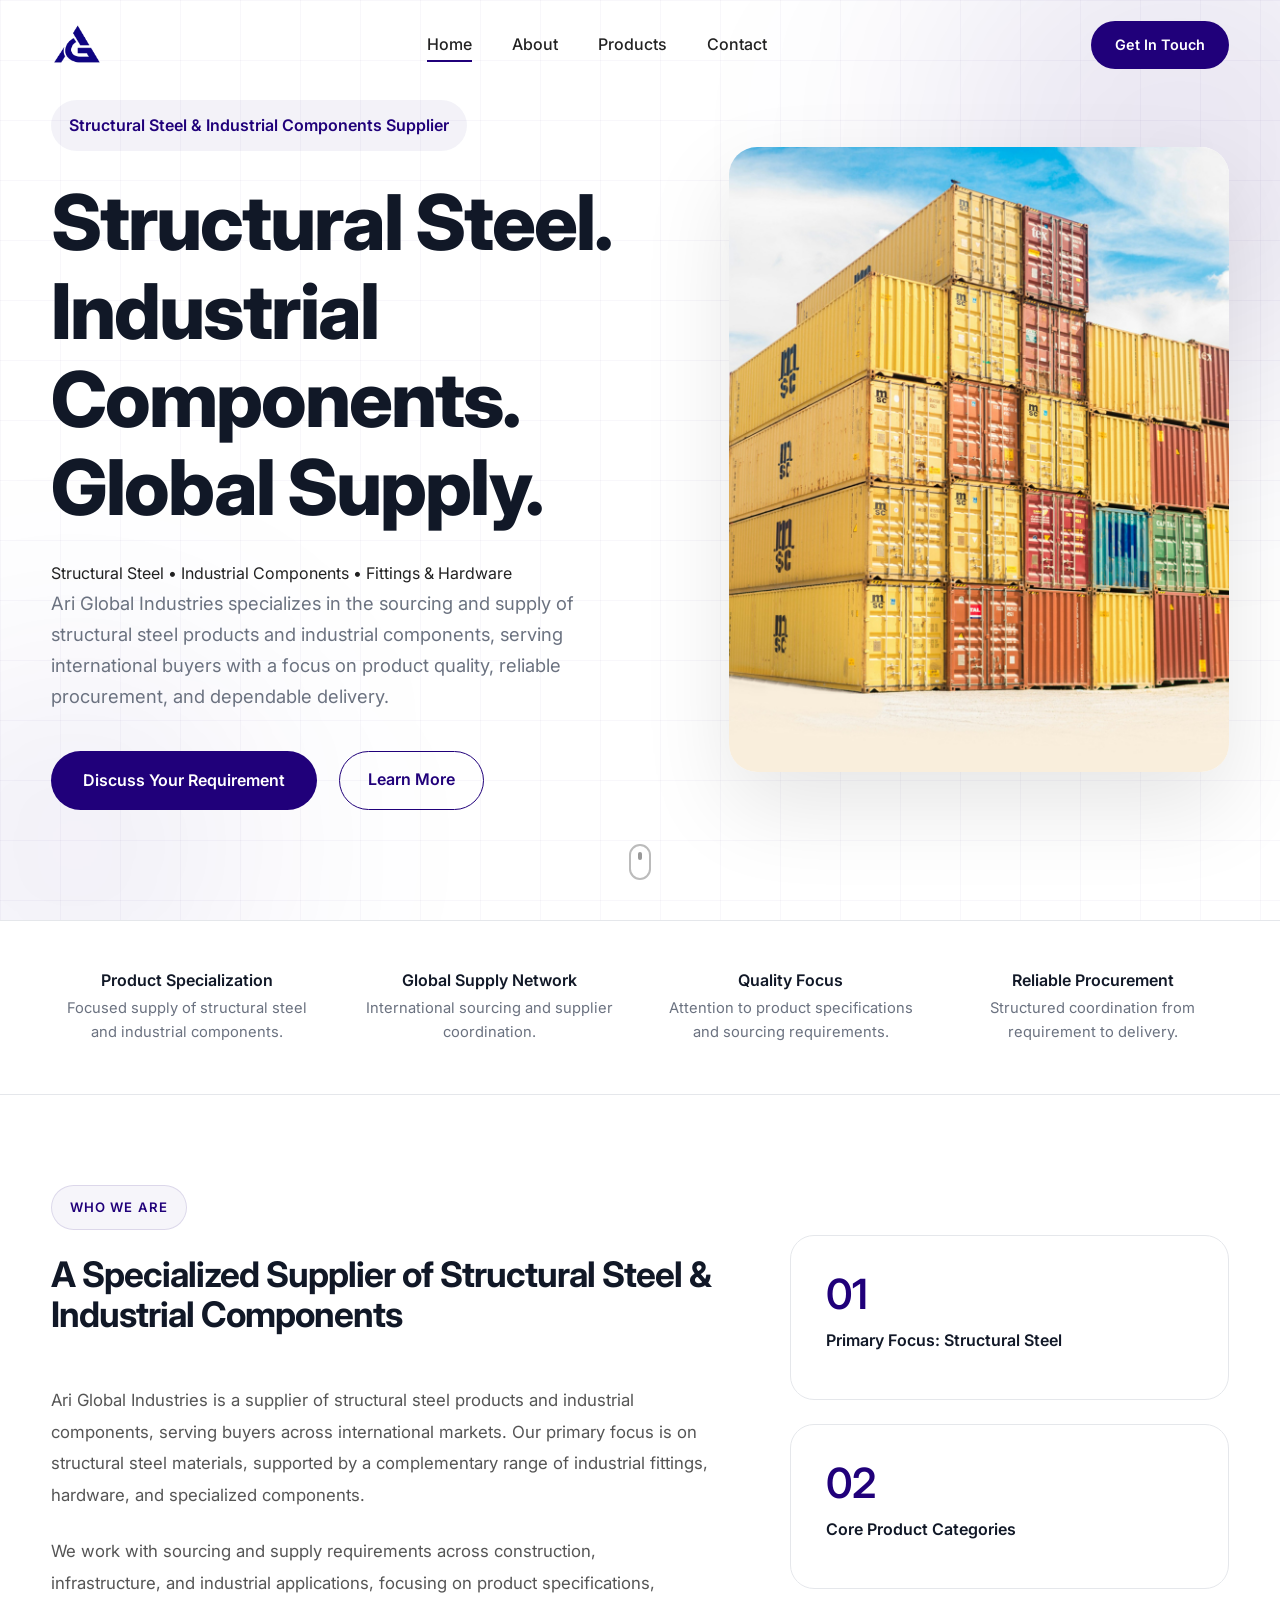
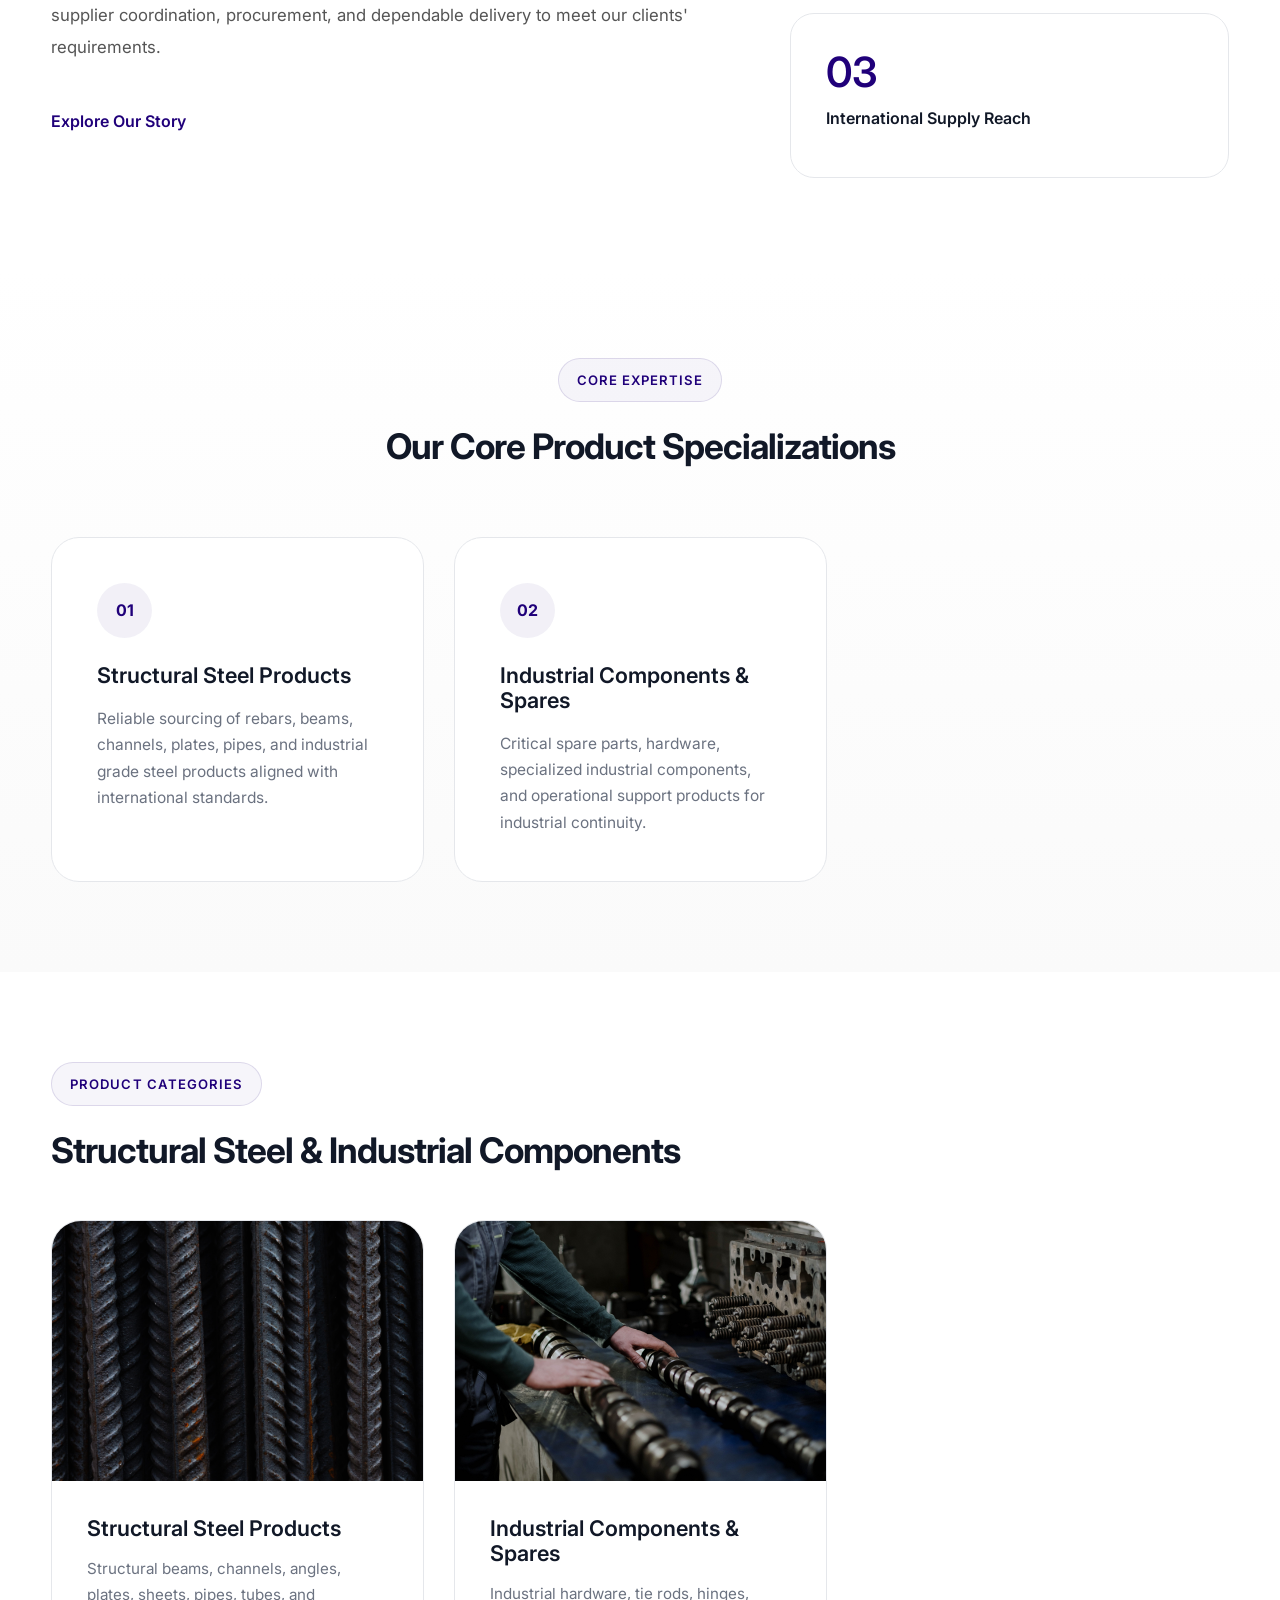
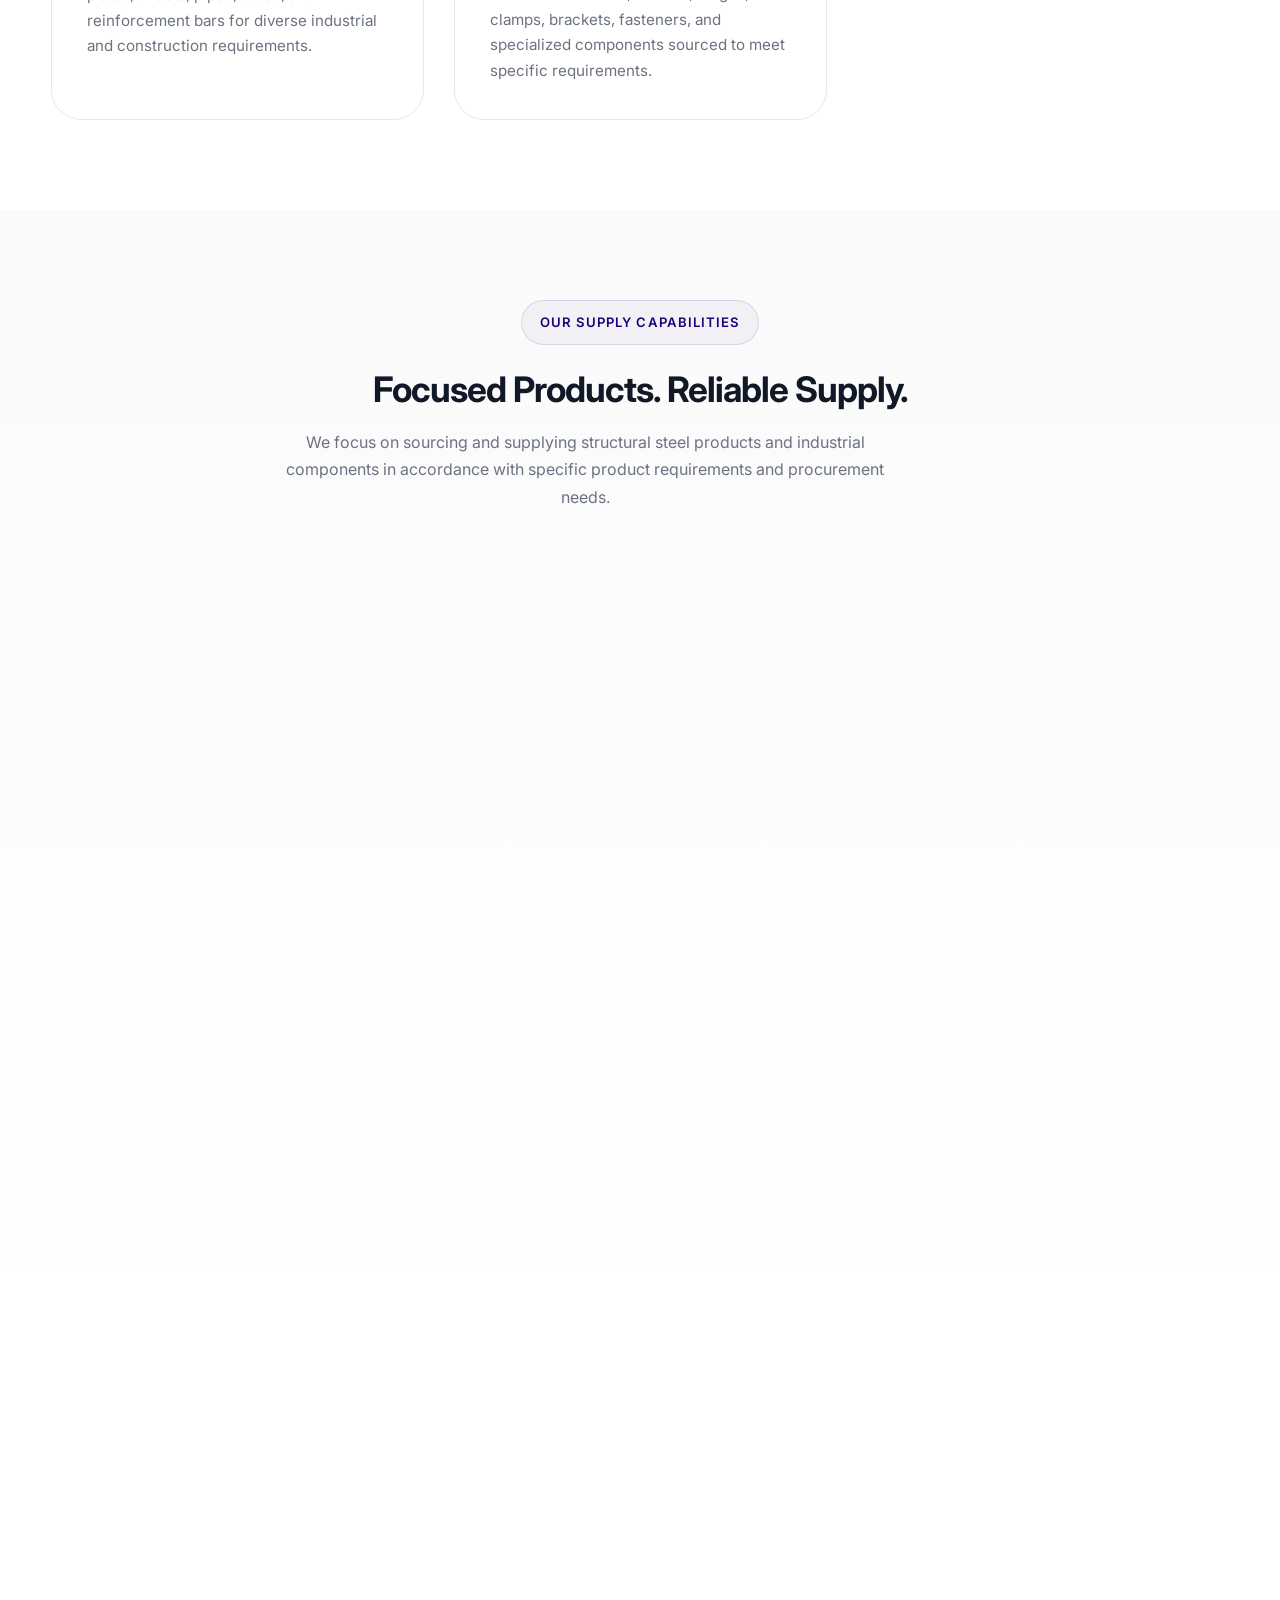
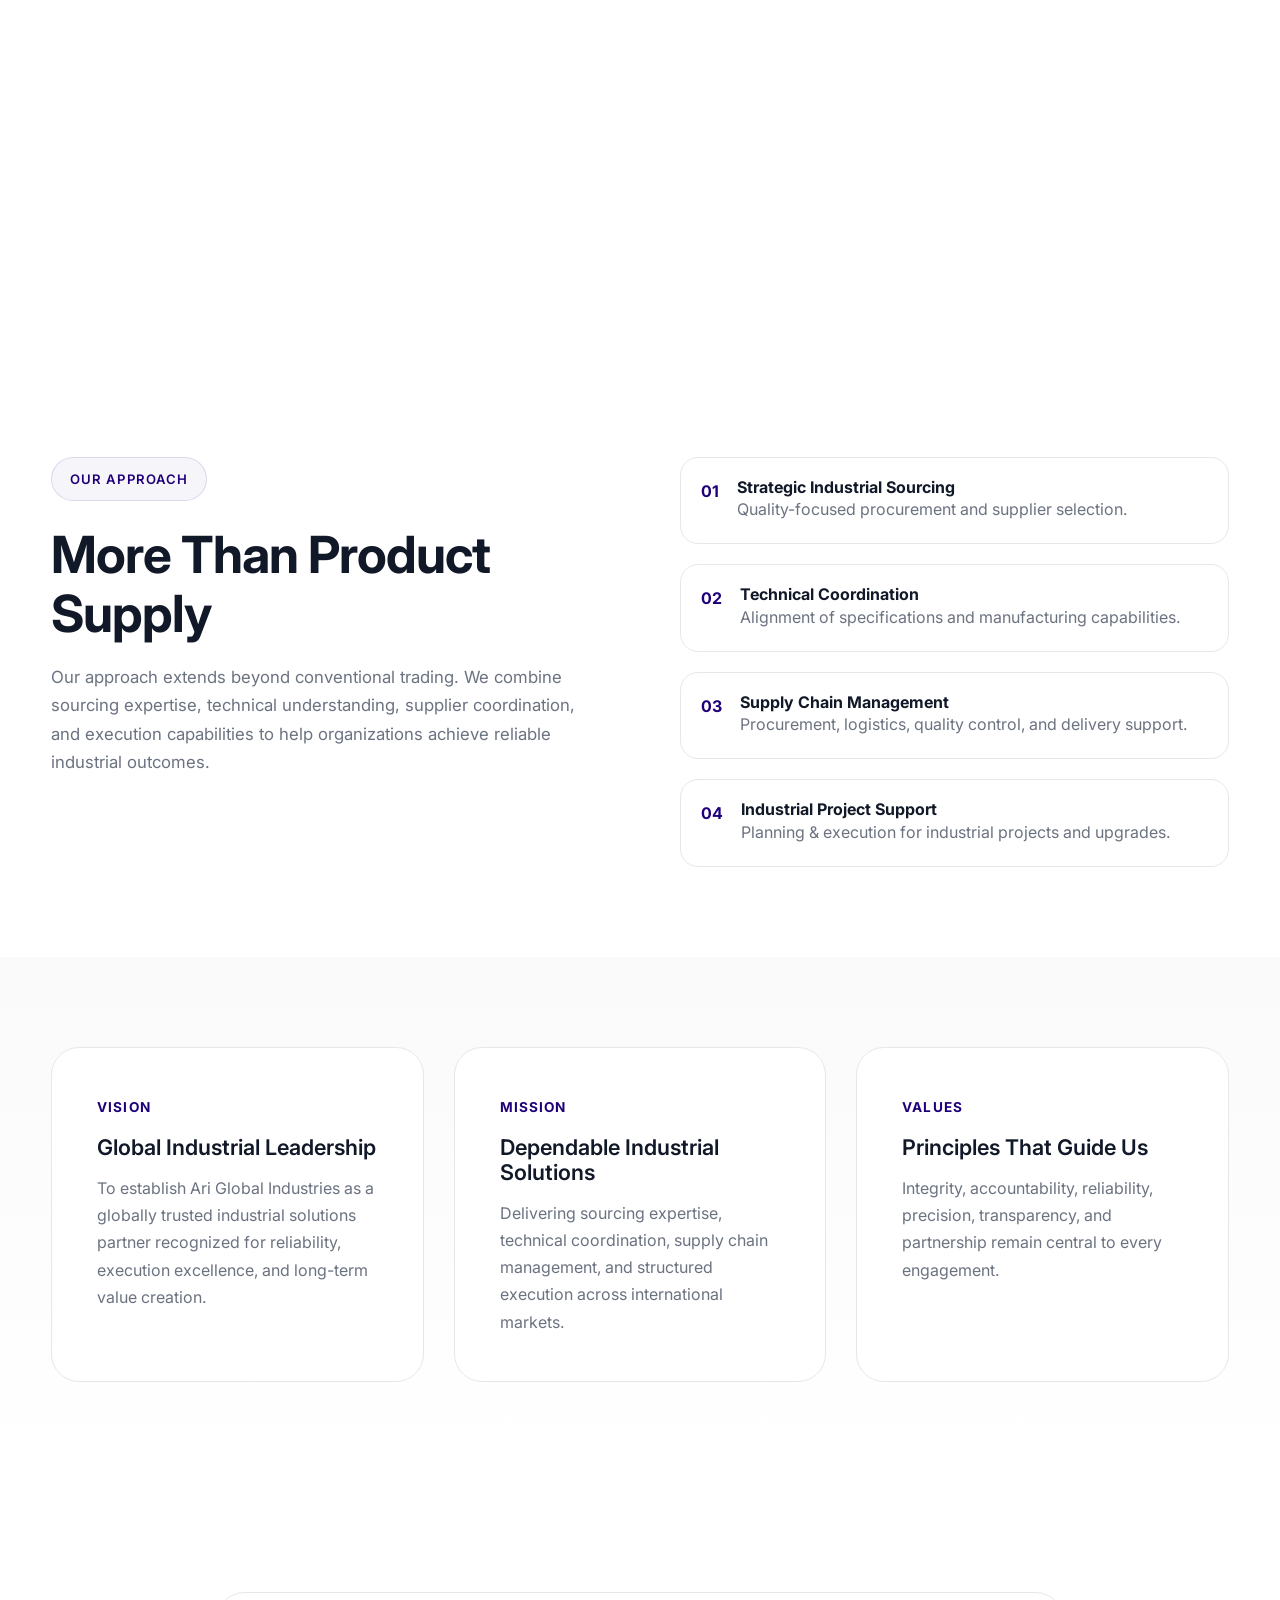
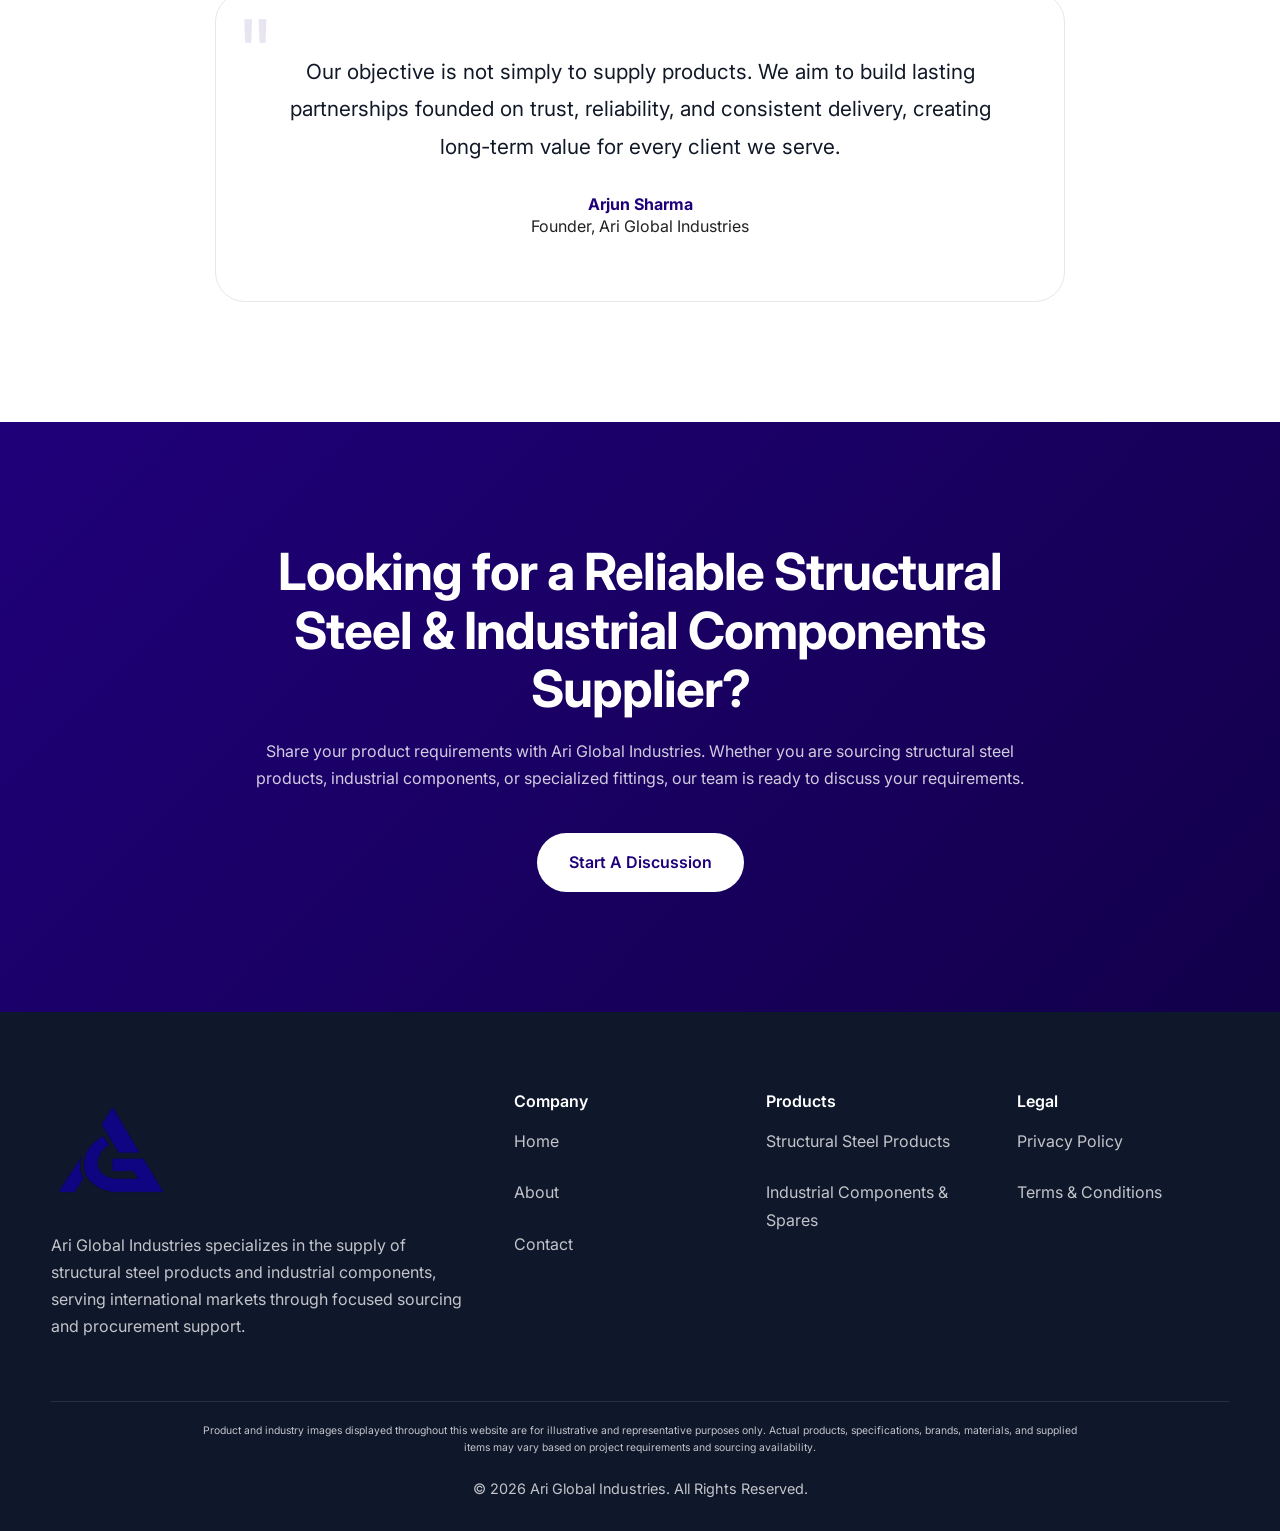
<file: index.html>
<!DOCTYPE html>
<html lang="en">

<head>

    <meta charset="UTF-8">
    <link rel="canonical" href="https://arigindustries.com/">
    <meta name="viewport" content="width=device-width, initial-scale=1.0">

    <title>Ari Global Industries | Structural Steel & Industrial Components Supplier</title>     

    <meta name="description"
        content="Ari Global Industries is a supplier of structural steel products and industrial components, serving international buyers with reliable sourcing, quality-focused procurement, and global supply support.">

    <meta name="keywords"
content="structural steel supplier, structural steel products, steel bars supplier, steel TMT bars supplier, steel beams supplier, steel channels supplier, steel plates supplier, steel pipes supplier, steel angles supplier, industrial components supplier, industrial fittings supplier, industrial hardware supplier, steel exporter India, Ari Global Industries">

    <meta name="author" content="Ari Global Industries">

<meta name="robots"
content="index, follow">

        <!-- Favicons -->

<link rel="icon" href="/favicon.ico" sizes="any">

<link rel="icon"
      type="image/png"
      sizes="32x32"
      href="favicon-32x32.png">

<link rel="icon"
      type="image/png"
      sizes="16x16"
      href="favicon-16x16.png">

<link rel="apple-touch-icon"
      href="apple-touch-icon.png">

<link rel="manifest"
      href="site.webmanifest">

<script type="application/ld+json">
{
  "@context":"https://schema.org",
  "@type":"Organization",
  "name":"Ari Global Industries",
  "url":"https://arigindustries.com/",
  "logo":"https://arigindustries.com/images/logo.png"
  "description": "Supplier of structural steel products and industrial components for international markets.",
  "knowsAbout": [
    "Structural Steel Products",
    "Industrial Components",
    "Industrial Fittings",
    "Steel Sourcing",
    "Industrial Hardware"
    ]
}
</script> 
    
    <link rel="stylesheet" href="style.css">

    <link rel="preconnect" href="https://fonts.googleapis.com">
    <link rel="preconnect" href="https://fonts.gstatic.com" crossorigin>

    <link href="https://fonts.googleapis.com/css2?family=Inter:wght@300;400;500;600;700;800&display=swap"
        rel="stylesheet">

</head>

<body>

    <!-- ===================================== -->
    <!-- PRELOADER -->
    <!-- ===================================== -->

    <div class="preloader">

    <div class="loader-logo">

        <img src="images/logo.png" alt="Ari Global Industries Logo">

    </div>

    </div>

    <!-- ===================================== -->
    <!-- HEADER -->
    <!-- ===================================== -->

    <header class="header">

        <div class="container">

            <nav class="navbar">

                <a href="index.html" class="logo">

                    <img src="images/logo.png" alt="Ari Global Industries Logo">

                </a>

                <ul class="nav-links">

                    <li>
                        <a href="index.html" class="active">Home</a>
                    </li>

                    <li>
                        <a href="about.html">About</a>
                    </li>

                    <li class="dropdown">

                        <a href="#">
                            Products
                        </a>

                        <div class="dropdown-menu">

                            <a href="steel-products.html">
                                Structural Steel Products
                            </a>

                            <a href="industrial-components.html">
                                Industrial Components & Spares
                            </a>

                        </div>

                    </li>

                    <li>
                        <a href="contact.html">Contact</a>
                    </li>

                </ul>

                <div class="nav-right">

                    <a href="contact.html" class="nav-btn">
                        Get In Touch
                    </a>

                    <button class="menu-toggle">

                        <span></span>
                        <span></span>
                        <span></span>

                    </button>

                </div>

            </nav>

        </div>

    </header>

    <!-- ===================================== -->
    <!-- MOBILE MENU -->
    <!-- ===================================== -->

    <div class="mobile-menu">

        <a href="index.html">Home</a>

        <a href="about.html">About</a>

        <div class="mobile-dropdown">

            <button class="mobile-dropdown-btn">
                Products
            </button>

            <div class="mobile-dropdown-content">

                <a href="steel-products.html">
                    Structural Steel Products
                </a>

                <a href="industrial-components.html">
                    Industrial Components & Spares
                </a>

            </div>

        </div>

        <a href="contact.html">
            Contact
        </a>

    </div>

    <!-- ===================================== -->
    <!-- HERO -->
    <!-- ===================================== -->

    <section class="hero">

        <div class="hero-background">

            <div class="hero-grid"></div>

            <div class="hero-glow hero-glow-1"></div>
            <div class="hero-glow hero-glow-2"></div>

        </div>

       <div class="container">

    <div class="hero-layout">

        <!-- LEFT SIDE -->

        <div class="hero-content">

            <div class="hero-tag">

                Structural Steel & Industrial Components Supplier

            </div>

            <h1>

                Structural Steel.
                Industrial Components.
                Global Supply.

            </h1>

            <div class="hero-services">

                Structural Steel • Industrial Components • Fittings & Hardware

            </div>

            <p>

                Ari Global Industries specializes in the sourcing and supply
                of structural steel products and industrial components,
                serving international buyers with a focus on product quality,
                reliable procurement, and dependable delivery.

            </p>

            <div class="hero-buttons">

                <a href="contact.html"
                   class="btn-primary">

                    Discuss Your Requirement

                </a>

                <a href="about.html"
                   class="btn-secondary">

                    Learn More

                </a>

            </div>

        </div>

        <!-- RIGHT SIDE -->

        <div class="hero-showcase">

            <img src="images/hero-1.jpg"
                 class="hero-slide active"
                 alt="Industrial Facility">

            <img src="images/hero-2.jpg"
                 class="hero-slide"
                 alt="Steel TMT Bars/Rebars">

            <img src="images/hero-4.jpg"
                 class="hero-slide"
                 alt="Industrial Facility">

            <img src="images/hero-5.jpg"
                 class="hero-slide"
                 alt="Industrial Logistics">

            <img src="images/hero-6.jpg"
                 class="hero-slide"
                 alt="steel beams">     

        </div>

    </div>

</div>

        </div>

        <div class="scroll-indicator">

            <span></span>

        </div>

    </section>

    <!-- ===================================== -->
    <!-- TRUST BAR -->
    <!-- ===================================== -->

    <section class="trust-bar">

        <div class="container">

            <div class="trust-grid">

                <div class="trust-item">

    <h3>Product Specialization</h3>

    <p>Focused supply of structural steel and industrial components.</p>

</div>

<div class="trust-item">

    <h3>Global Supply Network</h3>

    <p>International sourcing and supplier coordination.</p>

</div>

<div class="trust-item">

    <h3>Quality Focus</h3>

    <p>Attention to product specifications and sourcing requirements.</p>

</div>

<div class="trust-item">

    <h3>Reliable Procurement</h3>

    <p>Structured coordination from requirement to delivery.</p>

</div>

            </div>

        </div>

    </section>

    <!-- ===================================== -->
    <!-- COMPANY INTRO -->
    <!-- ===================================== -->

    <section class="company-intro section-padding">

        <div class="container">

            <div class="section-heading">

                <span class="section-tag">

                    Who We Are

                </span>

                <h2>

                    A Specialized Supplier of
                    Structural Steel & Industrial Components

                </h2>

            </div>

            <div class="intro-grid">

                <div class="intro-content">

                    <p>

                        Ari Global Industries is a supplier of structural steel products
                        and industrial components, serving buyers across international
                        markets. Our primary focus is on structural steel materials,
                        supported by a complementary range of industrial fittings,
                        hardware, and specialized components.

                    </p>

                    <p>

                        We work with sourcing and supply requirements across construction,
                        infrastructure, and industrial applications, focusing on product
                        specifications, supplier coordination, procurement, and dependable
                        delivery to meet our clients' requirements.

                    </p>

                    <a href="about.html" class="text-link">

                        Explore Our Story

                    </a>

                </div>

                <div class="intro-stats">

   <div class="stat-card">

        <h3>01</h3>
        <span>Primary Focus: Structural Steel</span>

    </div>

    <div class="stat-card">

        <h3>02</h3>
        <span>Core Product Categories</span>

    </div>

    <div class="stat-card">

        <h3>03</h3>
        <span>International Supply Reach</span>

    </div>

</div>

            </div>

        </div>

    </section>

    <!-- ===================================== -->
    <!-- CORE EXPERTISE -->
    <!-- ===================================== -->

    <section class="expertise section-padding">

        <div class="container">

            <div class="section-heading center">

                <span class="section-tag">

                    Core Expertise

                </span>

                <h2>

                     Our Core Product Specializations

                </h2>

            </div>

            <div class="expertise-grid">

                <div class="expertise-card">

                    <div class="card-number">

                        01

                    </div>

                    <h3>

                        Structural Steel Products 

                    </h3>

                    <p>

                        Reliable sourcing of rebars, beams,
                        channels, plates, pipes, and industrial
                        grade steel products aligned with
                        international standards.

                    </p>

                </div>

                <div class="expertise-card">

                    <div class="card-number">

                        02

                    </div>

                    <h3>

                        Industrial Components
                        & Spares

                    </h3>

                    <p>

                        Critical spare parts, hardware,
                        specialized industrial components,
                        and operational support products
                        for industrial continuity.

                    </p>

                </div>

            </div>

        </div>

    </section>

    <!-- ===================================== -->
    <!-- PRODUCT CATEGORIES -->
    <!-- ===================================== -->

    <section class="products-preview section-padding">

        <div class="container">

            <div class="section-heading">

                <span class="section-tag">

                    Product Categories

                </span>

                <h2>

                    Structural Steel & Industrial Components

                </h2>

            </div>

            <div class="product-grid">

                <a href="steel-products.html" class="product-card">

                    <div class="product-image">

                        <img src="images/steel.jpg"
                            alt="Structural Steel Products Supplier">

                    </div>

                    <div class="product-content">

                        <h3>

                            Structural Steel Products

                        </h3>

                        <p>

                            Structural beams, channels, angles, plates,
    sheets, pipes, tubes, and reinforcement bars
    for diverse industrial and construction requirements.

                        </p>

                    </div>

                </a>

                <a href="industrial-components.html" class="product-card">

                    <div class="product-image">

                        <img src="images/components.jpg"
                            alt="Industrial Components">

                    </div>

                    <div class="product-content">

                        <h3>

                            Industrial Components
                            & Spares

                        </h3>

                        <p>

                            Industrial hardware, tie rods, hinges, clamps,
    brackets, fasteners, and specialized components
    sourced to meet specific requirements.

                        </p>

                    </div>

                </a>

            </div>

        </div>

    </section>

    <!-- ===================================== -->
<!-- SUPPLY CAPABILITIES -->
<!-- ===================================== -->

<section class="special-projects section-padding">

    <div class="container">

        <div class="section-heading center">

            <span class="section-tag">
                Our Supply Capabilities
            </span>

            <h2>
                Focused Products.
                Reliable Supply.
            </h2>

            <p>
                We focus on sourcing and supplying structural steel
                products and industrial components in accordance
                with specific product requirements and procurement needs.
            </p>

        </div>

        <div class="projects-grid">

            <div class="project-card">

                <div class="project-icon">
                    01
                </div>

                <h3>
                    Structural Steel Supply
                </h3>

                <p>
                    Sourcing and supply of structural steel sections,
                    plates, pipes, tubes, and reinforcement products
                    for construction and industrial applications.
                </p>

            </div>

            <div class="project-card">

                <div class="project-icon">
                    02
                </div>

                <h3>
                    Industrial Components
                </h3>

                <p>
                    Supply of industrial hardware, fittings,
                    fasteners, and specialized components
                    based on buyer requirements.
                </p>

            </div>

            <div class="project-card">

                <div class="project-icon">
                    03
                </div>

                <h3>
                    Product Sourcing
                </h3>

                <p>
                    Supplier identification and procurement
                    coordination based on required product
                    specifications and availability.
                </p>

            </div>

            <div class="project-card">

                <div class="project-icon">
                    04
                </div>

                <h3>
                    Supply Coordination
                </h3>

                <p>
                    Coordinated procurement, order processing,
                    documentation, and delivery arrangements
                    according to agreed requirements.
                </p>

            </div>

        </div>

    </div>

</section>

    <!-- ===================================== -->
    <!-- WHY CHOOSE US -->
    <!-- ===================================== -->

    <section class="why-us section-padding">

        <div class="container">

            <div class="section-heading">

                <span class="section-tag">
                    Why Clients Choose Us
                </span>

                <h2>
                    Built Around Reliability,
                    Execution & Long-Term Value
                </h2>

            </div>

            <div class="why-grid">

                <div class="why-card">

                    <h3>
                        Global Market Reach
                    </h3>

                    <p>
                        Experience navigating international sourcing,
                        trade requirements, supplier engagement,
                        and cross-border procurement operations.
                    </p>

                </div>

                <div class="why-card">

                    <h3>
                        Manufacturing Network
                    </h3>

                    <p>
                        Access to trusted manufacturers and industrial partners
                        across multiple sectors, ensuring dependable sourcing.
                    </p>

                </div>

                <div class="why-card">

                    <h3>
                        End-To-End Coordination
                    </h3>

                    <p>
                        Structured management of procurement,
                        quality oversight, logistics,
                        documentation, and delivery.
                    </p>

                </div>

                <div class="why-card">

                    <h3>
                        Execution Focused
                    </h3>

                    <p>
                        We focus on outcomes, ensuring projects move
                        efficiently from requirement identification
                        to successful completion.
                    </p>

                </div>

            </div>

        </div>

    </section>

    <!-- ===================================== -->
    <!-- INDUSTRIAL SOLUTIONS -->
    <!-- ===================================== -->

    <section class="solutions section-padding">

        <div class="container">

            <div class="solutions-wrapper">

                <div class="solutions-content">

                    <span class="section-tag">
                        Our Approach
                    </span>

                    <h2>
                        More Than Product Supply
                    </h2>

                    <p>

                        Our approach extends beyond conventional trading.
                        We combine sourcing expertise, technical understanding,
                        supplier coordination, and execution capabilities to help
                        organizations achieve reliable industrial outcomes.

                    </p>

                </div>

                <div class="solutions-list">

                    <div class="solution-item">

                        <span>01</span>

                        <div>

                            <h4>
                                Strategic Industrial Sourcing
                            </h4>

                            <p>
                                Quality-focused procurement and supplier selection.
                            </p>

                        </div>

                    </div>

                    <div class="solution-item">

                        <span>02</span>

                        <div>

                            <h4>
                                Technical Coordination
                            </h4>

                            <p>
                                Alignment of specifications and manufacturing capabilities.
                            </p>

                        </div>

                    </div>

                    <div class="solution-item">

                        <span>03</span>

                        <div>

                            <h4>
                                Supply Chain Management
                            </h4>

                            <p>
                                Procurement, logistics, quality control, and delivery support.
                            </p>

                        </div>

                    </div>

                    <div class="solution-item">

                        <span>04</span>

                        <div>

                            <h4>
                                Industrial Project Support
                            </h4>

                            <p>
                                 Planning & execution for industrial projects and upgrades.
                            </p>

                        </div>

                    </div>

                </div>

            </div>

        </div>

    </section>

    <!-- ===================================== -->
    <!-- VISION MISSION VALUES -->
    <!-- ===================================== -->

    <section class="vision-section section-padding">

        <div class="container">

            <div class="vmv-grid">

                <div class="vmv-card">

                    <span>Vision</span>

                    <h3>
                        Global Industrial Leadership
                    </h3>

                    <p>

                        To establish Ari Global Industries as a globally trusted
                        industrial solutions partner recognized for reliability,
                        execution excellence, and long-term value creation.

                    </p>

                </div>

                <div class="vmv-card">

                    <span>Mission</span>

                    <h3>
                        Dependable Industrial Solutions
                    </h3>

                    <p>

                        Delivering sourcing expertise, technical coordination,
                        supply chain management, and structured execution
                        across international markets.

                    </p>

                </div>

                <div class="vmv-card">

                    <span>Values</span>

                    <h3>
                        Principles That Guide Us
                    </h3>

                    <p>

                        Integrity, accountability, reliability,
                        precision, transparency, and partnership
                        remain central to every engagement.

                    </p>

                </div>

            </div>

        </div>

    </section>

    <!-- ===================================== -->
    <!-- FOUNDER MESSAGE -->
    <!-- ===================================== -->

    <section class="founder-message">

        <div class="container">

            <div class="quote-box">

                <div class="quote-mark">
                    "
                </div>

                <blockquote>

                    Our objective is not simply to supply products.
                    We aim to build lasting partnerships founded on trust,
                    reliability, and consistent delivery, creating long-term
                    value for every client we serve.

                </blockquote>

                <div class="quote-author">

                    <h4>
                        Arjun Sharma
                    </h4>

                    <span>
                        Founder, Ari Global Industries
                    </span>

                </div>

            </div>

        </div>

    </section>

    <!-- ===================================== -->
    <!-- CTA -->
    <!-- ===================================== -->

    <section class="cta-section">

        <div class="container">

            <div class="cta-box">

                <h2>

                    Looking for a Reliable
    Structural Steel & Industrial Components Supplier?

                </h2>

                <p>

                    Share your product requirements with Ari Global Industries.
    Whether you are sourcing structural steel products,
    industrial components, or specialized fittings,
    our team is ready to discuss your requirements.

                </p>

                <a href="contact.html" class="btn-primary">

                    Start A Discussion

                </a>

            </div>

        </div>

    </section>

    <!-- ===================================== -->
    <!-- FOOTER -->
    <!-- ===================================== -->

    <footer class="footer">

        <div class="container">

            <div class="footer-grid">

                <div class="footer-column">

                    <img src="images/logo.png"
                        alt="Ari Global Industries"
                        class="footer-logo">

                    <p>

                         Ari Global Industries specializes in the supply
    of structural steel products and industrial
    components, serving international markets
    through focused sourcing and procurement support.

                    </p>
                
                </div>

                <div class="footer-column">

                    <h4>
                        Company
                    </h4>

                    <ul>

                        <li>
                            <a href="index.html">Home</a>
                        </li>

                        <li>
                            <a href="about.html">About</a>
                        </li>

                        <li>
                            <a href="contact.html">Contact</a>
                        </li>

                    </ul>

                </div>

                <div class="footer-column">

                    <h4>
                        Products
                    </h4>

                    <ul>

                        <li>
                            <a href="steel-products.html">
                                Structural Steel Products
                            </a>
                        </li>

                        <li>
                            <a href="industrial-components.html">
                                Industrial Components & Spares
                            </a>
                        </li>

                    </ul>

                </div>

                <div class="footer-column">

                    <h4>
                        Legal
                    </h4>

                    <ul>

                        <li>
                            <a href="privacy-policy.html">
                                Privacy Policy
                            </a>
                        </li>

                        <li>
                            <a href="terms-and-conditions.html">
                                Terms & Conditions
                            </a>
                        </li>

                    </ul>

                </div>

            </div>

            <div class="footer-bottom">

    <p class="footer-disclaimer">

        Product and industry images displayed throughout this website are for illustrative and representative purposes only. Actual products, specifications, brands, materials, and supplied items may vary based on project requirements and sourcing availability.

    </p>

    <p>

        © 2026 Ari Global Industries.
        All Rights Reserved.

    </p>

</div>

        </div>

    </footer>

    <script src="main.js"></script>

</body>

</html>
</file>
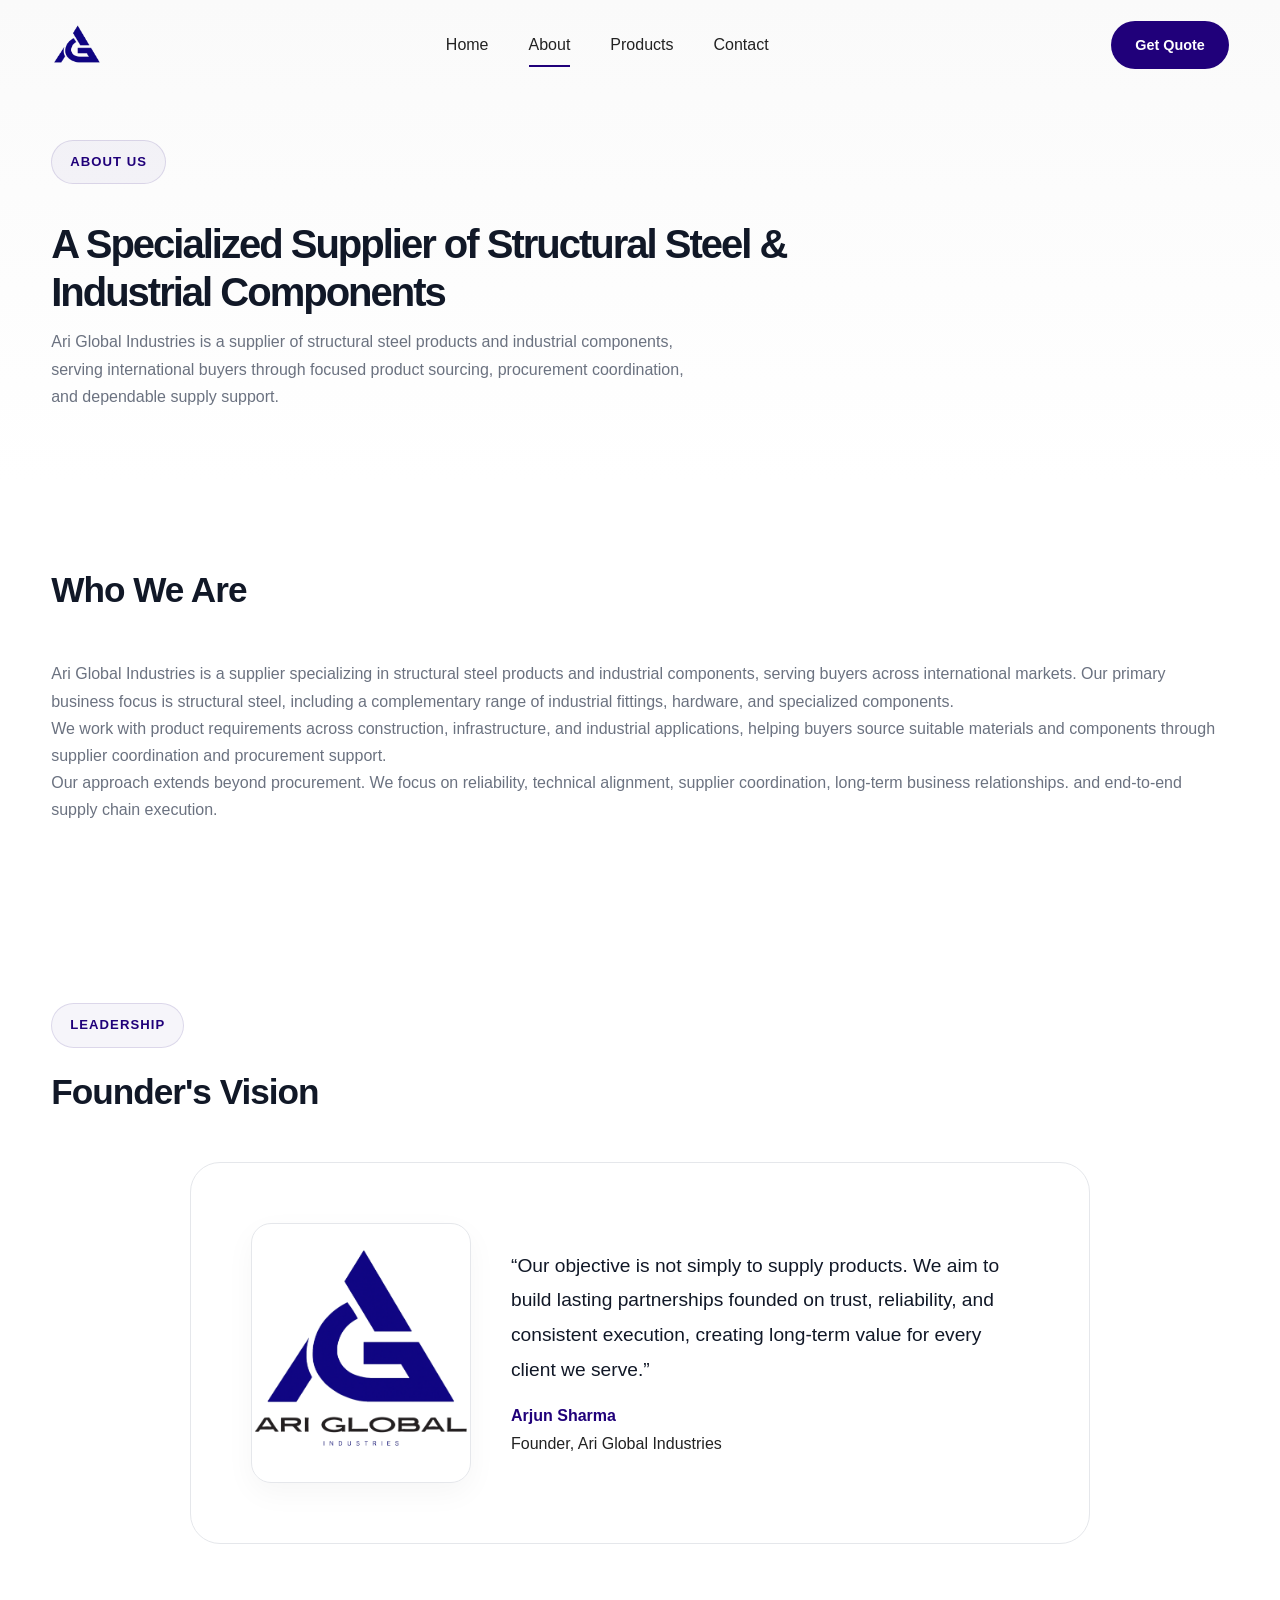
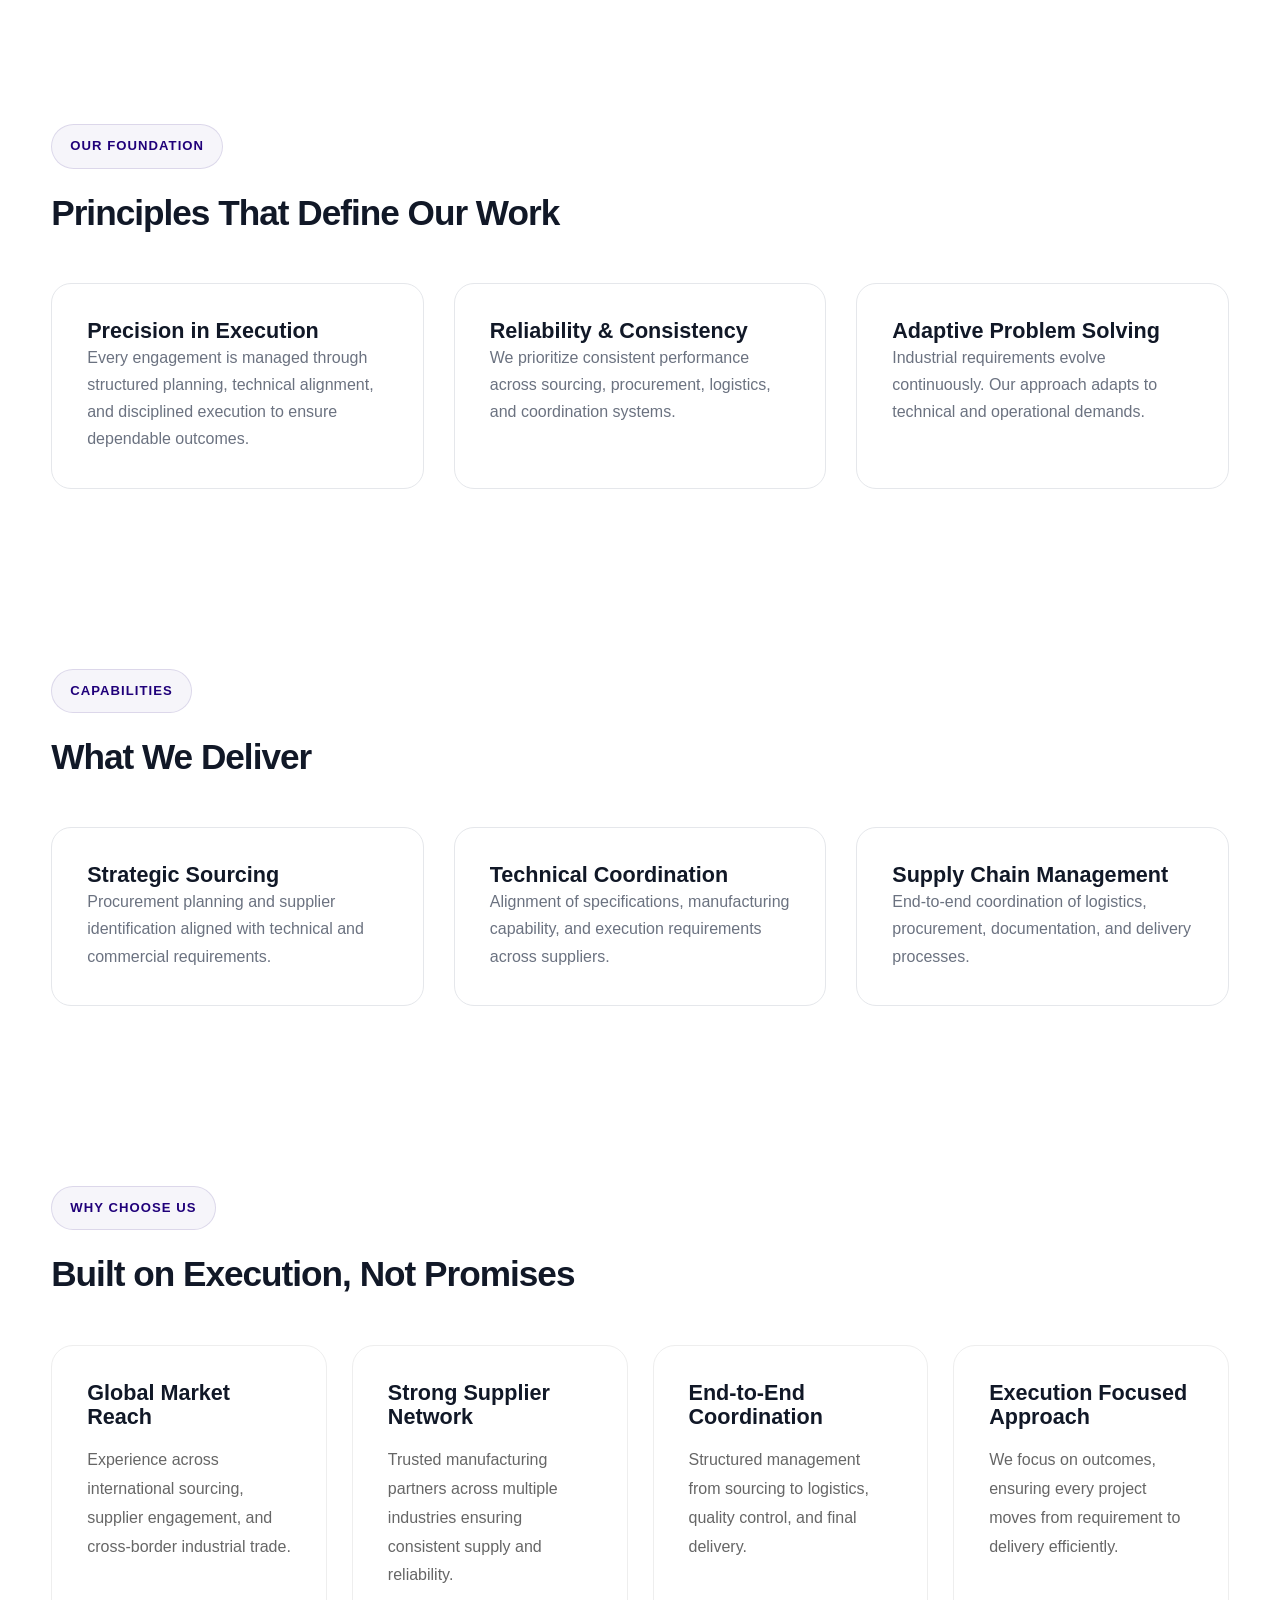
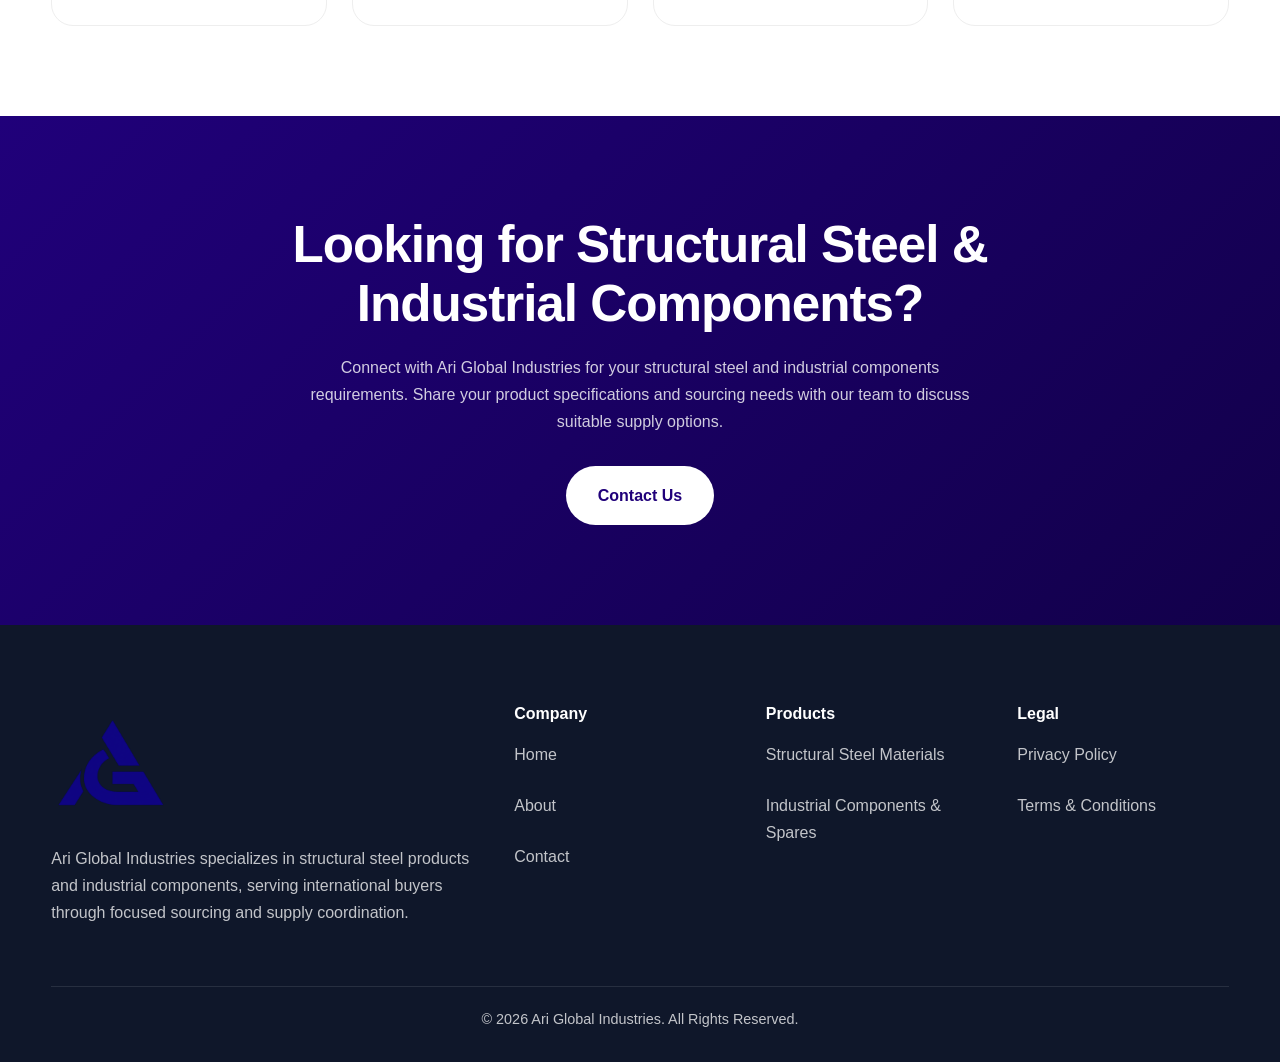
<file: about.html>
<!DOCTYPE html>
<html lang="en">

<head>

    <meta charset="UTF-8">
    <link rel="canonical" href="https://arigindustries.com/about">
    <meta name="viewport" content="width=device-width, initial-scale=1.0">

    <title>
About Ari Global Industries | Structural Steel & Industrial Components Supplier
</title>

    <meta name="description"
content="Learn about Ari Global Industries, a supplier specializing in structural steel products and industrial components, serving international buyers through focused sourcing and supply coordination.">

<meta name="robots"
content="index, follow">

    <!-- Favicons -->

<link rel="icon" href="/favicon.ico" sizes="any">

<link rel="icon"
      type="image/png"
      sizes="32x32"
      href="favicon-32x32.png">

<link rel="icon"
      type="image/png"
      sizes="16x16"
      href="favicon-16x16.png">

<link rel="apple-touch-icon"
      href="apple-touch-icon.png">

<link rel="manifest"
      href="site.webmanifest">

<script type="application/ld+json">
{
  "@context":"https://schema.org",
  "@type":"Organization",
  "name":"Ari Global Industries",
  "url":"https://arigindustries.com/",
  "logo":"https://arigindustries.com/images/logo.png"
  "description": "Supplier specializing in structural steel products and industrial components for international markets.",
  "knowsAbout": [
    "Structural Steel Products",
    "Steel Beams",
    "Steel Channels",
    "Steel Plates",
    "Steel Pipes",
    "Industrial Components",
    "Industrial Fittings"
  ]
}
</script>      

    <link rel="stylesheet" href="style.css">

</head>

<body>

    <div class="preloader">

    <div class="loader-logo">
        <img src="images/logo.png" alt="Ari Global Industries Logo">
    </div>

</div>

<!-- =======================================
     HEADER (SAME AS HOMEPAGE)
======================================= -->

<header class="header">

    <div class="container navbar">

        <div class="logo">

    <a href="index.html">

        <img src="images/logo.png" alt="Ari Global Industries">

    </a>

    </div>
        

        <nav class="nav-links">

            <a href="index.html">Home</a>
            <a href="about.html" class="active">About</a>

            <div class="dropdown">

                <a href="#">Products</a>

                <div class="dropdown-menu">

                    <a href="steel-products.html">Structural Steel Products</a>
                    <a href="industrial-components.html">Industrial Components & Spares</a>

                </div>

            </div>

            <a href="contact.html">Contact</a>

        </nav>

        <div class="nav-right">

            <a href="contact.html" class="nav-btn">
                Get Quote
            </a>

            <button class="menu-toggle">
                <span></span>
                <span></span>
                <span></span>
            </button>

        </div>

    </div>

</header>

<!-- =======================================
     ABOUT HERO (CLEAN + PREMIUM)
======================================= -->

<section class="page-hero">

    <div class="container">

        <div class="page-hero-content">

            <span class="section-tag">About Us</span>

            <h1>
                A Specialized Supplier of
                Structural Steel & Industrial Components
            </h1>

            <p>
                Ari Global Industries is a supplier of structural steel products
    and industrial components, serving international buyers through
    focused product sourcing, procurement coordination, and
    dependable supply support.
            </p>

        </div>

    </div>

</section>

<!-- =======================================
     COMPANY OVERVIEW
======================================= -->

<section class="about-section section-padding">

    <div class="container">

        <div class="section-heading">

            <h2>Who We Are</h2>

        </div>

        <div class="about-content">

            <p>
                Ari Global Industries is a supplier specializing in structural
    steel products and industrial components, serving buyers across
    international markets. Our primary business focus is structural
    steel, including a complementary range of industrial fittings,
    hardware, and specialized components.
            </p>

            <p>
                We work with product requirements across construction,
    infrastructure, and industrial applications, helping buyers
    source suitable materials and components through supplier
    coordination and procurement support.
            </p>

            <p>
                Our approach extends beyond procurement. We focus on reliability, technical alignment,
                supplier coordination,  long-term business relationships. and end-to-end supply chain execution.   
            </p>

        </div>

    </div>

</section>
<!-- =======================================
     LEADERSHIP
======================================= -->

<section class="leadership section-padding">

    <div class="container">

        <div class="section-heading">

            <span class="section-tag">Leadership</span>

            <h2>Founder's Vision</h2>

        </div>

        <div class="leadership-box">

    <div class="leadership-quote">

        <div class="founder-grid">

            <div class="founder-image">

                <img src="images/founder.jpg" alt="Arjun Sharma - Founder">

            </div>

            <div class="founder-text">

                <p>

                    “Our objective is not simply to supply products.
                    We aim to build lasting partnerships founded on trust,
                    reliability, and consistent execution, creating long-term
                    value for every client we serve.”

                </p>

                <h4>Arjun Sharma</h4>

                <span>Founder, Ari Global Industries</span>

            </div>

        </div>

    </div>

</div>

    </div>

</section>
<!-- =======================================
     FOUNDATION PRINCIPLES
======================================= -->

<section class="foundation section-padding">

    <div class="container">

        <div class="section-heading">

            <span class="section-tag">Our Foundation</span>

            <h2>Principles That Define Our Work</h2>

        </div>

        <div class="foundation-grid">

            <div class="foundation-card">

                <h3>Precision in Execution</h3>

                <p>
                    Every engagement is managed through structured planning,
                    technical alignment, and disciplined execution to ensure dependable outcomes.
                </p>

            </div>

            <div class="foundation-card">

                <h3>Reliability & Consistency</h3>

                <p>
                    We prioritize consistent performance across sourcing, procurement,
                    logistics, and coordination systems.
                </p>

            </div>

            <div class="foundation-card">

                <h3>Adaptive Problem Solving</h3>

                <p>
                    Industrial requirements evolve continuously.
                    Our approach adapts to technical and operational demands.
                </p>

            </div>

        </div>

    </div>

</section>
<!-- =======================================
     CAPABILITIES
======================================= -->

<section class="capabilities section-padding">

    <div class="container">

        <div class="section-heading">

            <span class="section-tag">Capabilities</span>

            <h2>What We Deliver</h2>

        </div>

        <div class="capabilities-grid">

            <div class="capability-card">

                <h3>Strategic Sourcing</h3>

                <p>
                    Procurement planning and supplier identification
                    aligned with technical and commercial requirements.
                </p>

            </div>

            <div class="capability-card">

                <h3>Technical Coordination</h3>

                <p>
                    Alignment of specifications, manufacturing capability,
                    and execution requirements across suppliers.
                </p>

            </div>

            <div class="capability-card">

                <h3>Supply Chain Management</h3>

                <p>
                    End-to-end coordination of logistics, procurement,
                    documentation, and delivery processes.
                </p>

            </div>

        </div>

    </div>

</section>
<!-- =======================================
     WHY CHOOSE US
======================================= -->

<section class="why-choose section-padding">

    <div class="container">

        <div class="section-heading">

            <span class="section-tag">Why Choose Us</span>

            <h2>Built on Execution, Not Promises</h2>

        </div>

        <div class="why-grid">

            <div class="why-card">

                <h3>Global Market Reach</h3>

                <p>
                    Experience across international sourcing,
                    supplier engagement, and cross-border industrial trade.
                </p>

            </div>

            <div class="why-card">

                <h3>Strong Supplier Network</h3>

                <p>
                    Trusted manufacturing partners across multiple industries
                    ensuring consistent supply and reliability.
                </p>

            </div>

            <div class="why-card">

                <h3>End-to-End Coordination</h3>

                <p>
                    Structured management from sourcing to logistics,
                    quality control, and final delivery.
                </p>

            </div>

            <div class="why-card">

                <h3>Execution Focused Approach</h3>

                <p>
                    We focus on outcomes, ensuring every project moves
                    from requirement to delivery efficiently.
                </p>

            </div>

        </div>

    </div>

</section>

<!-- =======================================
     CTA SECTION
======================================= -->

<section class="about-cta">

    <div class="container">

        <div class="cta-box">

            <h2>
               Looking for Structural Steel
    & Industrial Components?
            </h2>

            <p>
                 Connect with Ari Global Industries for your structural
    steel and industrial components requirements. Share your
    product specifications and sourcing needs with our team
    to discuss suitable supply options.
            </p>

            <a href="contact.html" class="btn-primary">
                Contact Us
            </a>

        </div>

    </div>

</section>

<!-- =======================================
     FOOTER
======================================= -->

<footer class="footer">

    <div class="container">

        <div class="footer-grid">

            <div class="footer-column">

                <img src="images/logo.png" alt="Ari Global Industries" class="footer-logo">

                <p>
    Ari Global Industries specializes in structural steel products
    and industrial components, serving international buyers through
    focused sourcing and supply coordination.
</p>

            </div>

            <div class="footer-column">

                <h4>Company</h4>

                <ul>
                    <li><a href="index.html">Home</a></li>
                    <li><a href="about.html">About</a></li>
                    <li><a href="contact.html">Contact</a></li>
                </ul>

            </div>

            <div class="footer-column">

                <h4>Products</h4>

                <ul>
                    <li><a href="steel-products.html">Structural Steel Materials</a></li>
                    <li><a href="industrial-components.html">Industrial Components & Spares</a></li>
                </ul>

            </div>

            <div class="footer-column">

                <h4>Legal</h4>

                <ul>
                    <li><a href="privacy-policy.html">Privacy Policy</a></li>
                    <li><a href="terms-and-conditions.html">Terms & Conditions</a></li>
                </ul>

            </div>

        </div>

        <div class="footer-bottom">

            <p>© 2026 Ari Global Industries. All Rights Reserved.</p>

        </div>

    </div>

</footer>

<!-- =======================================
     SCRIPTS
======================================= -->

<script src="main.js"></script>

</body>
</html>
</file>
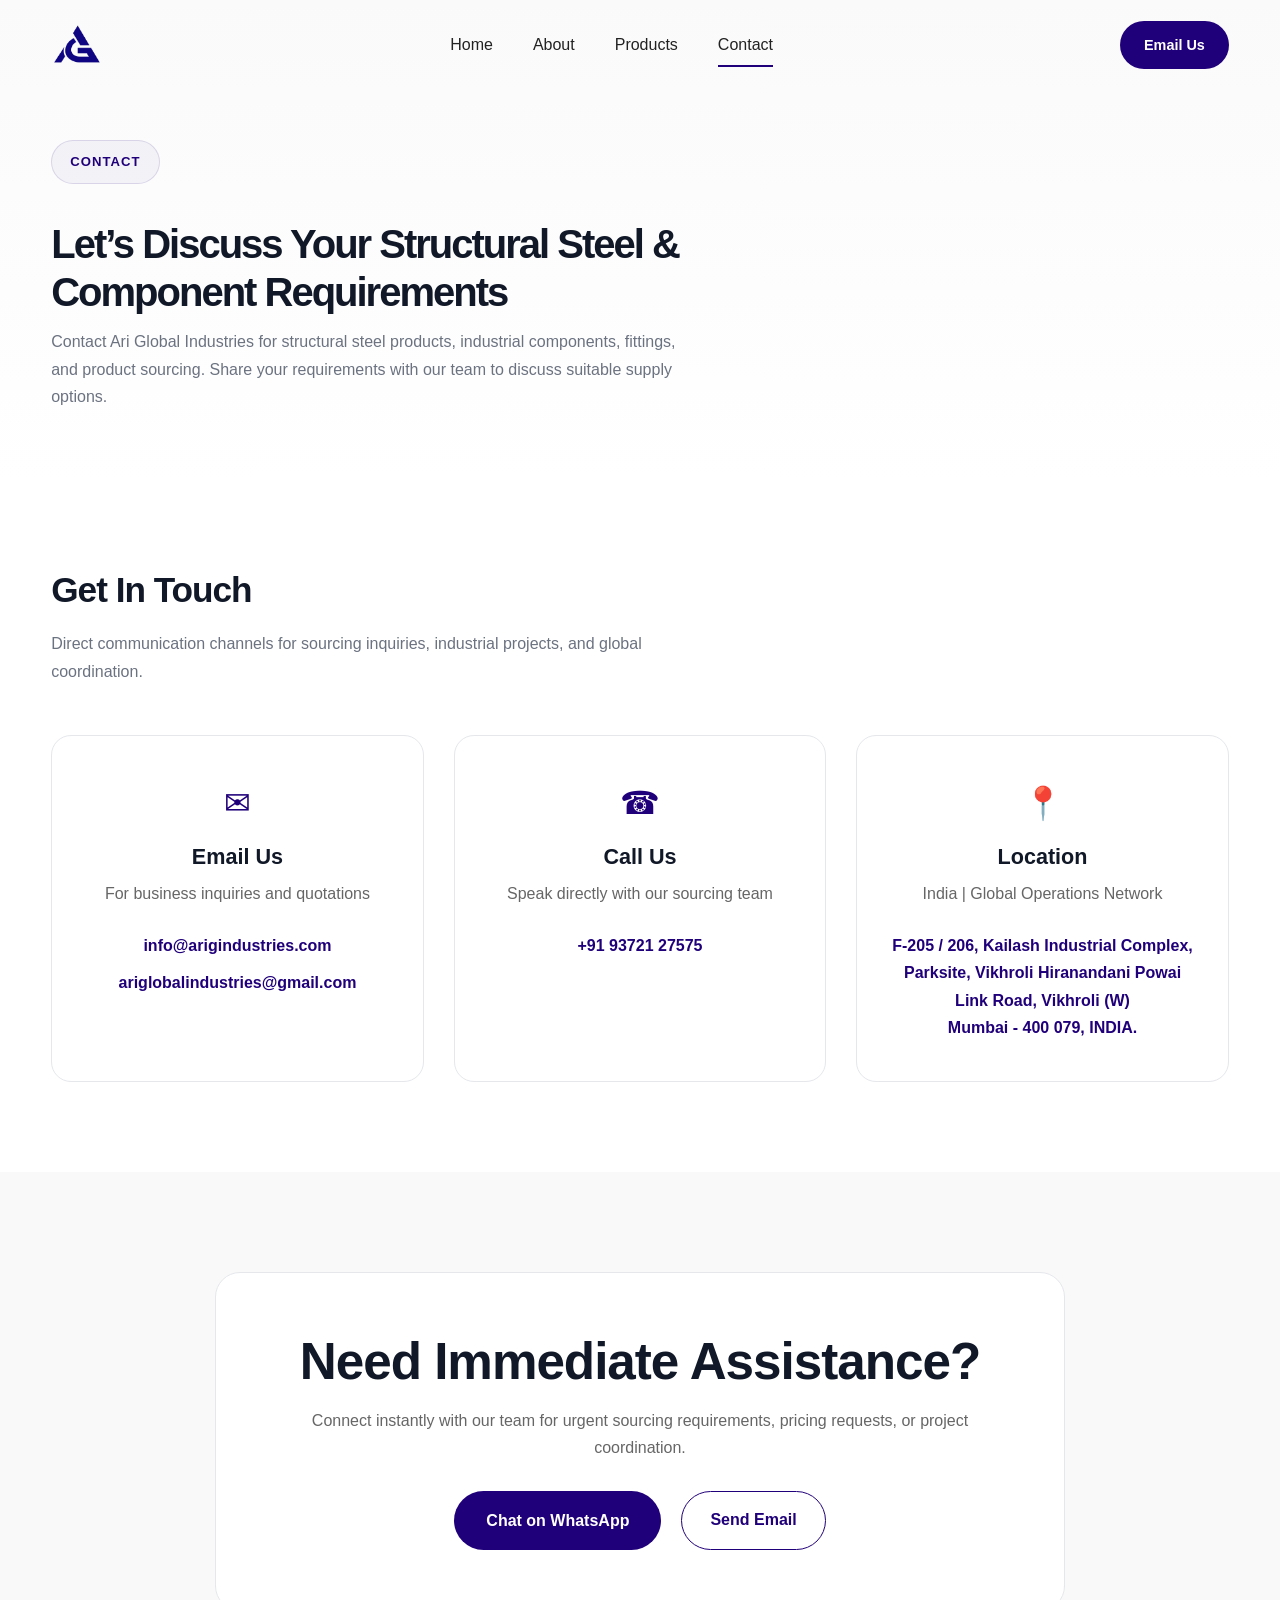
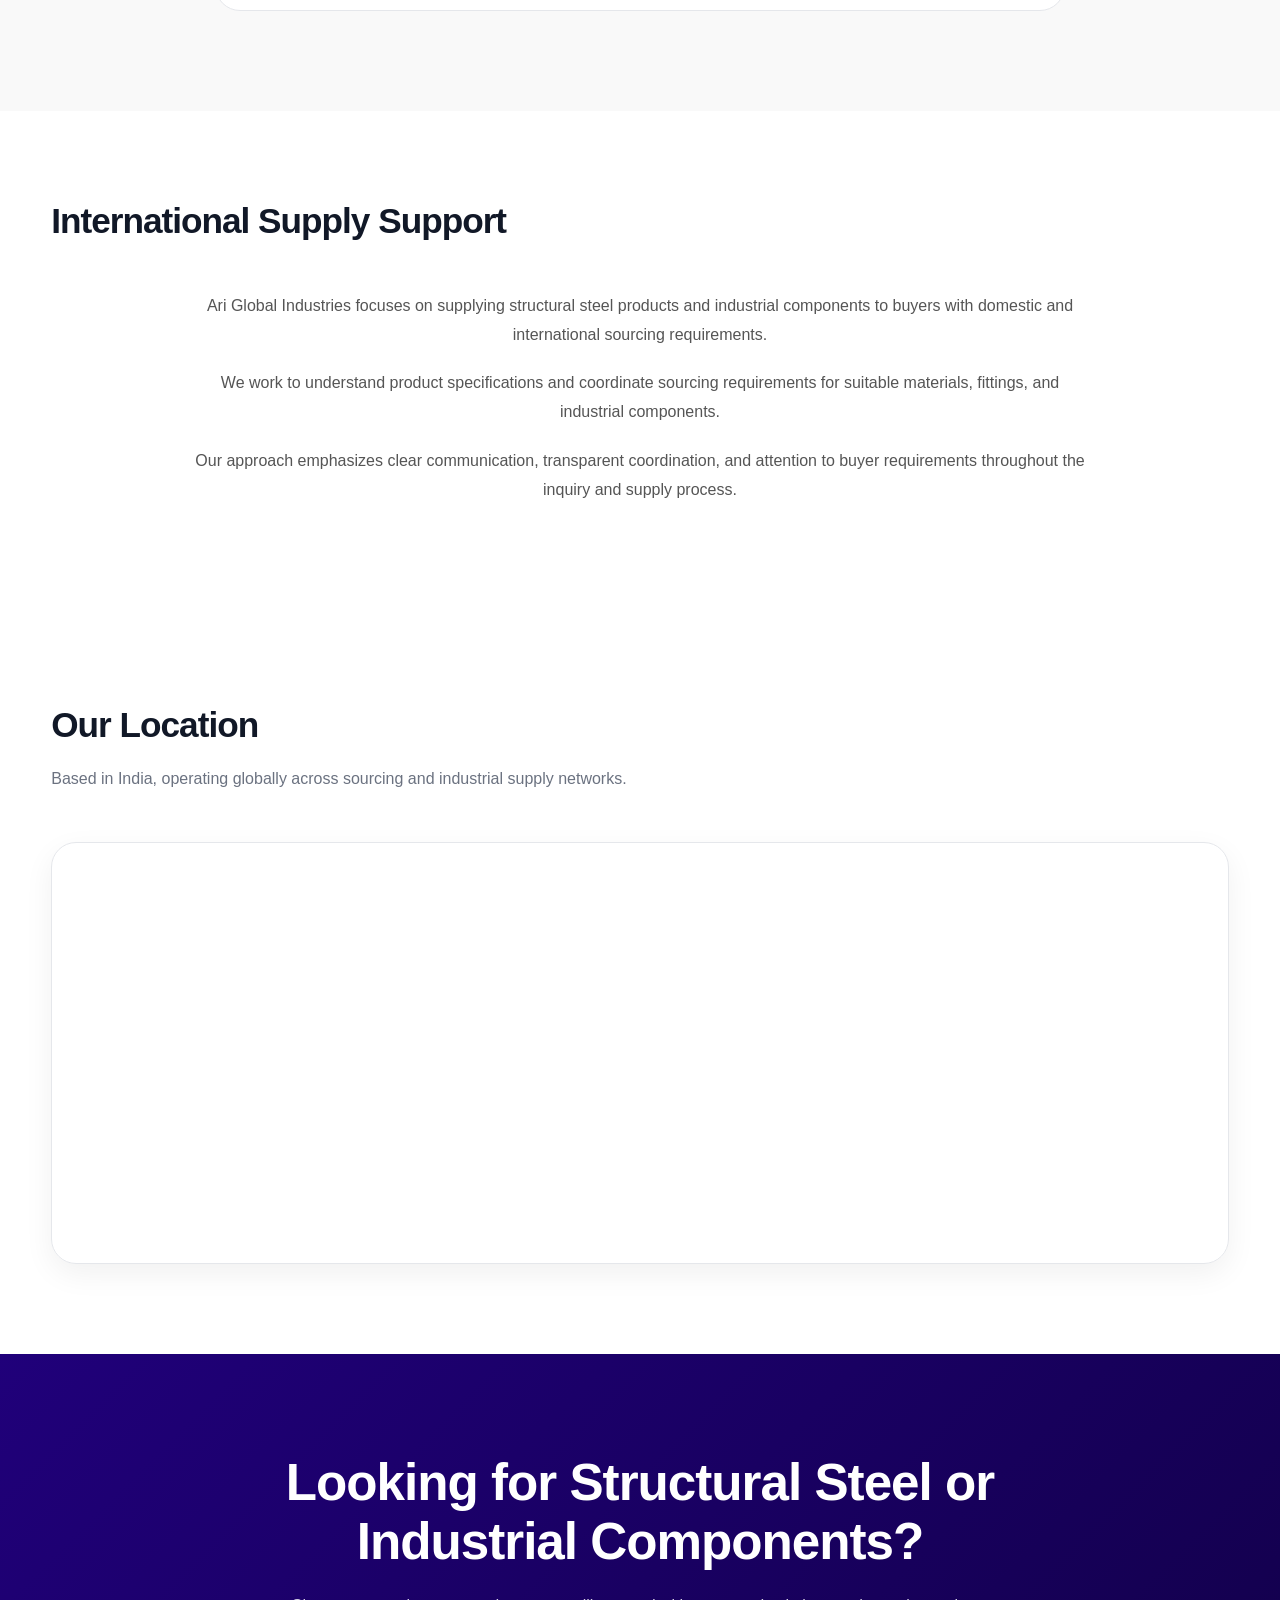
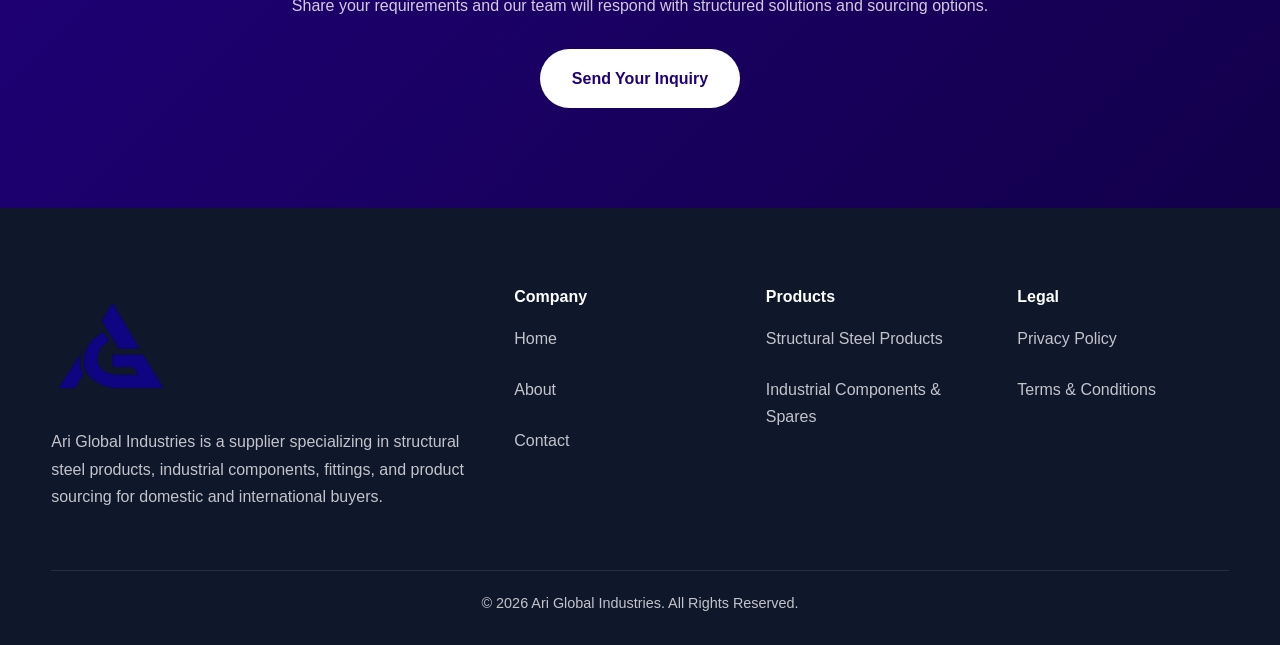
<file: contact.html>
<!DOCTYPE html>
<html lang="en">

<head>

    <meta charset="UTF-8">
    <link rel="canonical" href="https://arigindustries.com/contact">
    <meta name="viewport" content="width=device-width, initial-scale=1.0">

    <title>
Contact Ari Global Industries | Structural Steel & Industrial Components Supplier
</title>

<meta name="description"
content="Contact Ari Global Industries for structural steel products, industrial components, fittings, and international supply inquiries. Share your product specifications and sourcing requirements with our team.">

<meta name="robots"
content="index, follow">

    <!-- Favicons -->

<link rel="icon" href="/favicon.ico" sizes="any">

<link rel="icon"
      type="image/png"
      sizes="32x32"
      href="favicon-32x32.png">

<link rel="icon"
      type="image/png"
      sizes="16x16"
      href="favicon-16x16.png">

<link rel="apple-touch-icon"
      href="apple-touch-icon.png">

<link rel="manifest"
      href="site.webmanifest">

<script type="application/ld+json">
{
  "@context":"https://schema.org",
  "@type":"Organization",
  "name":"Ari Global Industries",
  "url":"https://arigindustries.com/",
  "logo":"https://arigindustries.com/images/logo.png"
  "description": "Supplier specializing in structural steel products and industrial components for international buyers.",
  "knowsAbout": [
    "Structural Steel Products",
    "Steel Beams",
    "Steel Channels",
    "Steel Plates",
    "Steel Pipes",
    "Industrial Components",
    "Industrial Fittings"
  ]
}
</script>      

    <link rel="stylesheet" href="style.css">

</head>

<body>

<!-- =======================================
     HEADER
======================================= -->

<header class="header">

    <div class="container navbar">

        <div class="logo">
            <a href="index.html">
                <img src="images/logo.png" alt="Ari Global Industries">
            </a>
        </div>

        <nav class="nav-links">

            <a href="index.html">Home</a>
            <a href="about.html">About</a>

            <div class="dropdown">

                <a href="#">Products</a>

                <div class="dropdown-menu">

                    <a href="steel-products.html">Structural Steel Products</a>
                    <a href="industrial-components.html">Industrial Components & Spares</a>

                </div>

            </div>

            <a href="contact.html" class="active">Contact</a>

        </nav>

        <div class="nav-right">

            <a href="mailto:info@arigindustries.com" class="nav-btn">
                Email Us
            </a>

            <button class="menu-toggle">
                <span></span>
                <span></span>
                <span></span>
            </button>

        </div>

    </div>

</header>

<!-- =======================================
     CONTACT HERO
======================================= -->

<section class="page-hero">

    <div class="container">

        <div class="page-hero-content">

            <span class="section-tag">Contact</span>

            <h1>
                Let’s Discuss Your
    Structural Steel & Component Requirements
            </h1>

            <p>
                Contact Ari Global Industries for structural steel products,
    industrial components, fittings, and product sourcing.
    Share your requirements with our team to discuss suitable
    supply options.
            </p>

        </div>

    </div>

</section>
<!-- =======================================
     CONTACT INFORMATION
======================================= -->

<section class="contact-info section-padding">

    <div class="container">

        <div class="section-heading">

            <h2>Get In Touch</h2>

            <p>
                Direct communication channels for sourcing inquiries,
                industrial projects, and global coordination.
            </p>

        </div>

        <div class="contact-grid">

            <!-- EMAIL -->
            <div class="contact-card">

                <div class="contact-icon">
                    ✉
                </div>

                <h3>Email Us</h3>

                <p>
                    For business inquiries and quotations
                </p>

                <a href="mailto:info@arigindustries.com">
                    info@arigindustries.com
                </a>
                <a href="mailto:ariglobalindustries@gmail.com">
                    ariglobalindustries@gmail.com
                </a>

            </div>

            <!-- PHONE -->
            <div class="contact-card">

                <div class="contact-icon">
                    ☎
                </div>

                <h3>Call Us</h3>

                <p>
                    Speak directly with our sourcing team
                </p>

                <a href="tel:+919372127575">
                    +91 93721 27575
                </a>

            </div>

            <!-- LOCATION -->
            <div class="contact-card">

                <div class="contact-icon">
                    📍
                </div>

                <h3>Location</h3>

                <p>
                    India | Global Operations Network
                </p>
                 
                <a>
                     F-205 / 206, Kailash Industrial Complex, Parksite, Vikhroli Hiranandani Powai Link Road, Vikhroli (W)<br>
                    Mumbai - 400 079, INDIA.
                </a>    

            </div>

        </div>

    </div>

</section>
<!-- =======================================
     QUICK CONNECT
======================================= -->

<section class="quick-connect">

    <div class="container">

        <div class="quick-box">

            <h2>
                Need Immediate Assistance?
            </h2>

            <p>
                Connect instantly with our team for urgent sourcing requirements,
                pricing requests, or project coordination.
            </p>

            <div class="quick-buttons">

                <a href="https://wa.me/919372127575" class="btn-primary">
                    Chat on WhatsApp
                </a>

                <a href="mailto:info@arigindustries.com" class="btn-secondary">
                    Send Email
                </a>

            </div>

        </div>

    </div>

</section>
<!-- =======================================
     GLOBAL REACH
======================================= -->

<section class="global-reach section-padding">

    <div class="container">

        <div class="section-heading">

            <h2>International Supply Support</h2>

        </div>

        <div class="reach-content">

            <p>
                Ari Global Industries focuses on supplying structural steel products
    and industrial components to buyers with domestic and
    international sourcing requirements.
</p>

<p>
    We work to understand product specifications and coordinate
    sourcing requirements for suitable materials, fittings,
    and industrial components.
</p>

<p>
    Our approach emphasizes clear communication, transparent
    coordination, and attention to buyer requirements throughout
    the inquiry and supply process.
</p>

        </div>

    </div>

</section>

<!-- =======================================
     MAP SECTION
======================================= -->

<section class="contact-map section-padding">

    <div class="container">

        <div class="section-heading">

            <h2>Our Location</h2>

            <p>
                Based in India, operating globally across sourcing and industrial supply networks.
            </p>

        </div>

        <div class="map-box">

            <iframe
                src="https://www.google.com/maps/embed?pb=!1m18!1m12!1m3!1d3769.881976863992!2d72.9183122!3d19.1128329!2m3!1f0!2f0!3f0!3m2!1i1024!2i768!4f13.1!3m3!1m2!1s0x3be7c7c1de775cbb%3A0xfe68d544859f547e!2sKailash%20Industrial%20Complex%2C%20Park%20Site%20Rd%2C%20Vikhroli%20Park%20Site%2C%20HMPL%20Surya%20Nagar%2C%20Vikhroli%20West%2C%20Mumbai%2C%20Maharashtra%20400079!5e0!3m2!1sen!2sin!4v1774724966769!5m2!1sen!2sin"
                width="100%"
                height="420"
                style="border:0;"
                allowfullscreen=""
                loading="lazy"
                referrerpolicy="no-referrer-when-downgrade">
            </iframe>

        </div>

    </div>

</section>

<!-- =======================================
     FINAL CTA
======================================= -->

<section class="contact-cta">

    <div class="container">

        <div class="cta-box">

            <h2>
                Looking for Structural Steel or Industrial Components?
            </h2>

            <p>
                Share your requirements and our team will respond with
                structured solutions and sourcing options.
            </p>

            <a href="mailto:info@arigindustries.com" class="btn-primary">
                Send Your Inquiry
            </a>

        </div>

    </div>

</section>
<!-- =======================================
     FOOTER
======================================= -->

<footer class="footer">

    <div class="container">

        <div class="footer-grid">

            <div class="footer-column">

                <img src="images/logo.png" alt="Ari Global Industries" class="footer-logo">

                <p>
                   Ari Global Industries is a supplier specializing in structural
    steel products, industrial components, fittings, and
    product sourcing for domestic and international buyers.
                </p>

            </div>

            <div class="footer-column">

                <h4>Company</h4>

                <ul>
                    <li><a href="index.html">Home</a></li>
                    <li><a href="about.html">About</a></li>
                    <li><a href="contact.html">Contact</a></li>
                </ul>

            </div>

            <div class="footer-column">

                <h4>Products</h4>

                <ul>
                    <li><a href="steel-products.html">Structural Steel Products</a></li>
                    <li><a href="industrial-components.html">Industrial Components & Spares</a></li>
                </ul>

            </div>

            <div class="footer-column">

                <h4>Legal</h4>

                <ul>
                    <li><a href="privacy-policy.html">Privacy Policy</a></li>
                    <li><a href="terms-and-conditions.html">Terms & Conditions</a></li>
                </ul>

            </div>

        </div>

        <div class="footer-bottom">

            <p>© 2026 Ari Global Industries. All Rights Reserved.</p>

        </div>

    </div>

</footer>

<script src="main.js"></script>

</body>
</html>
</file>
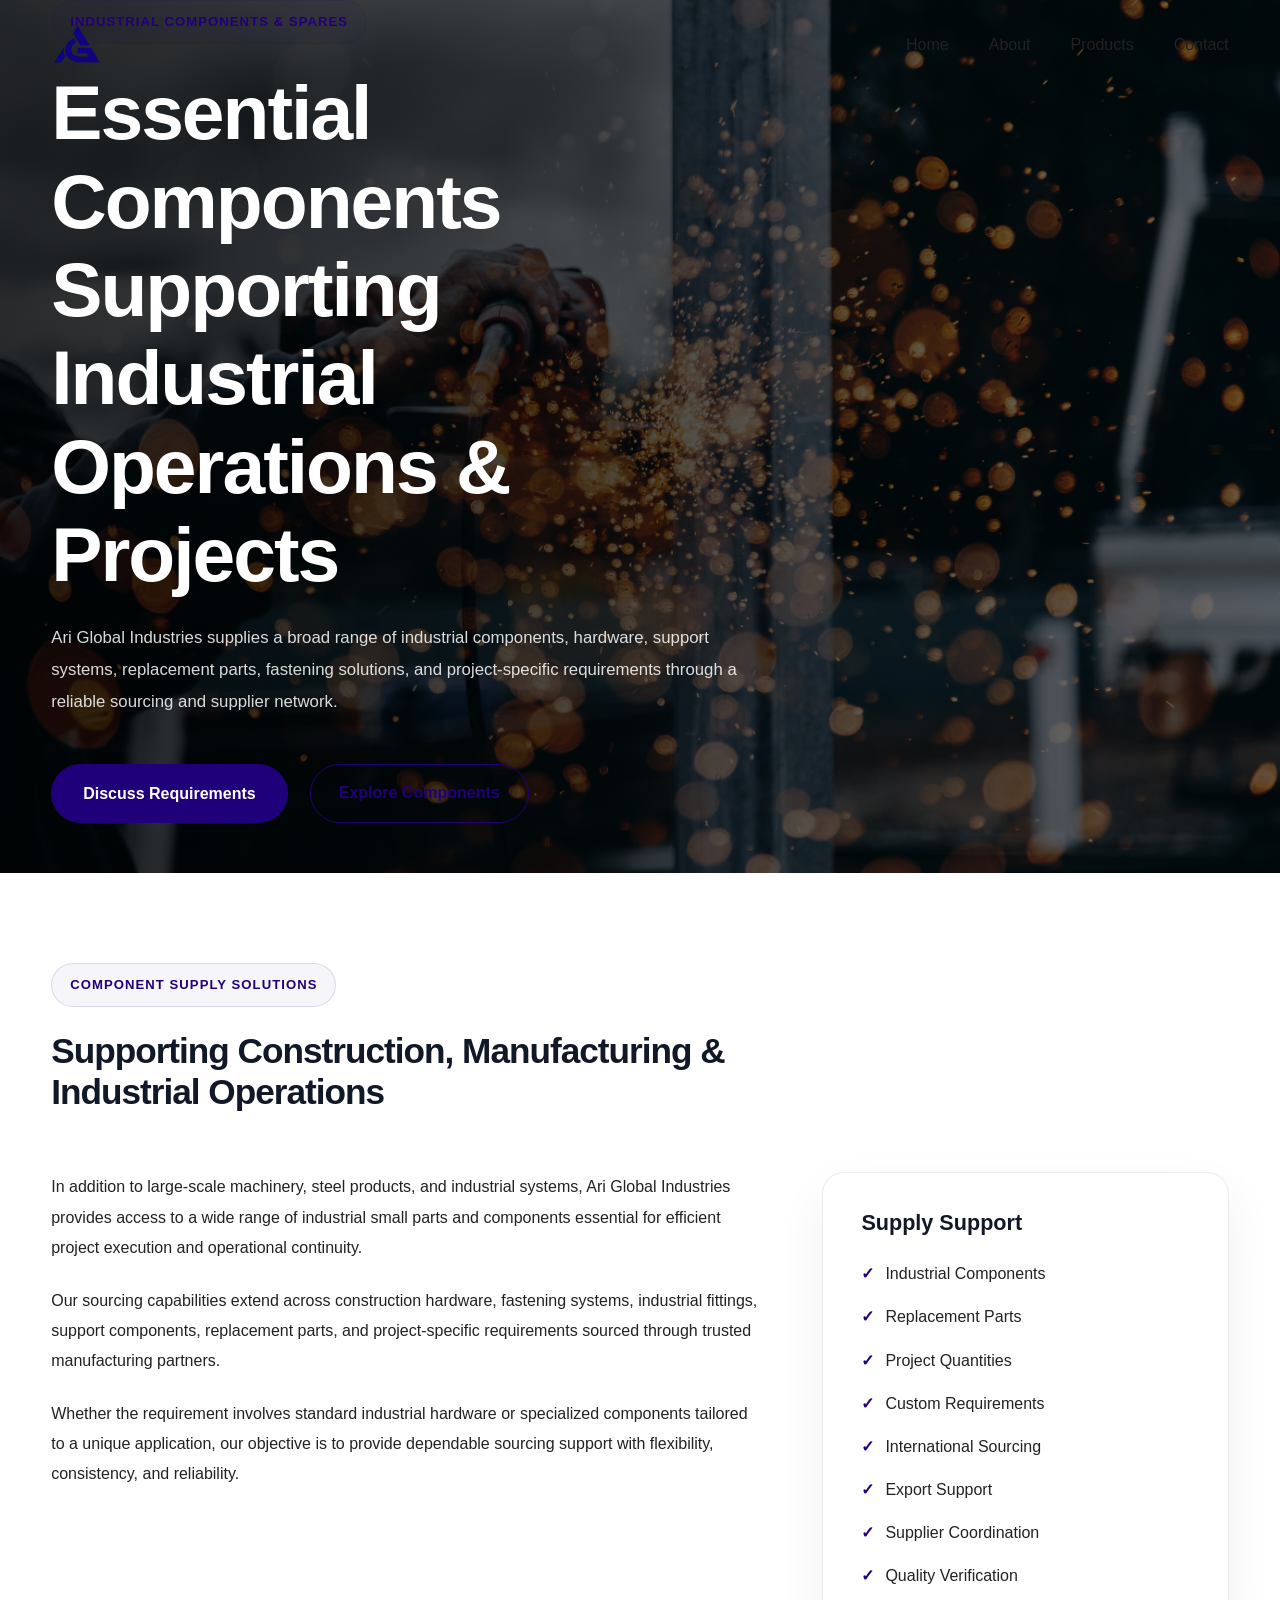
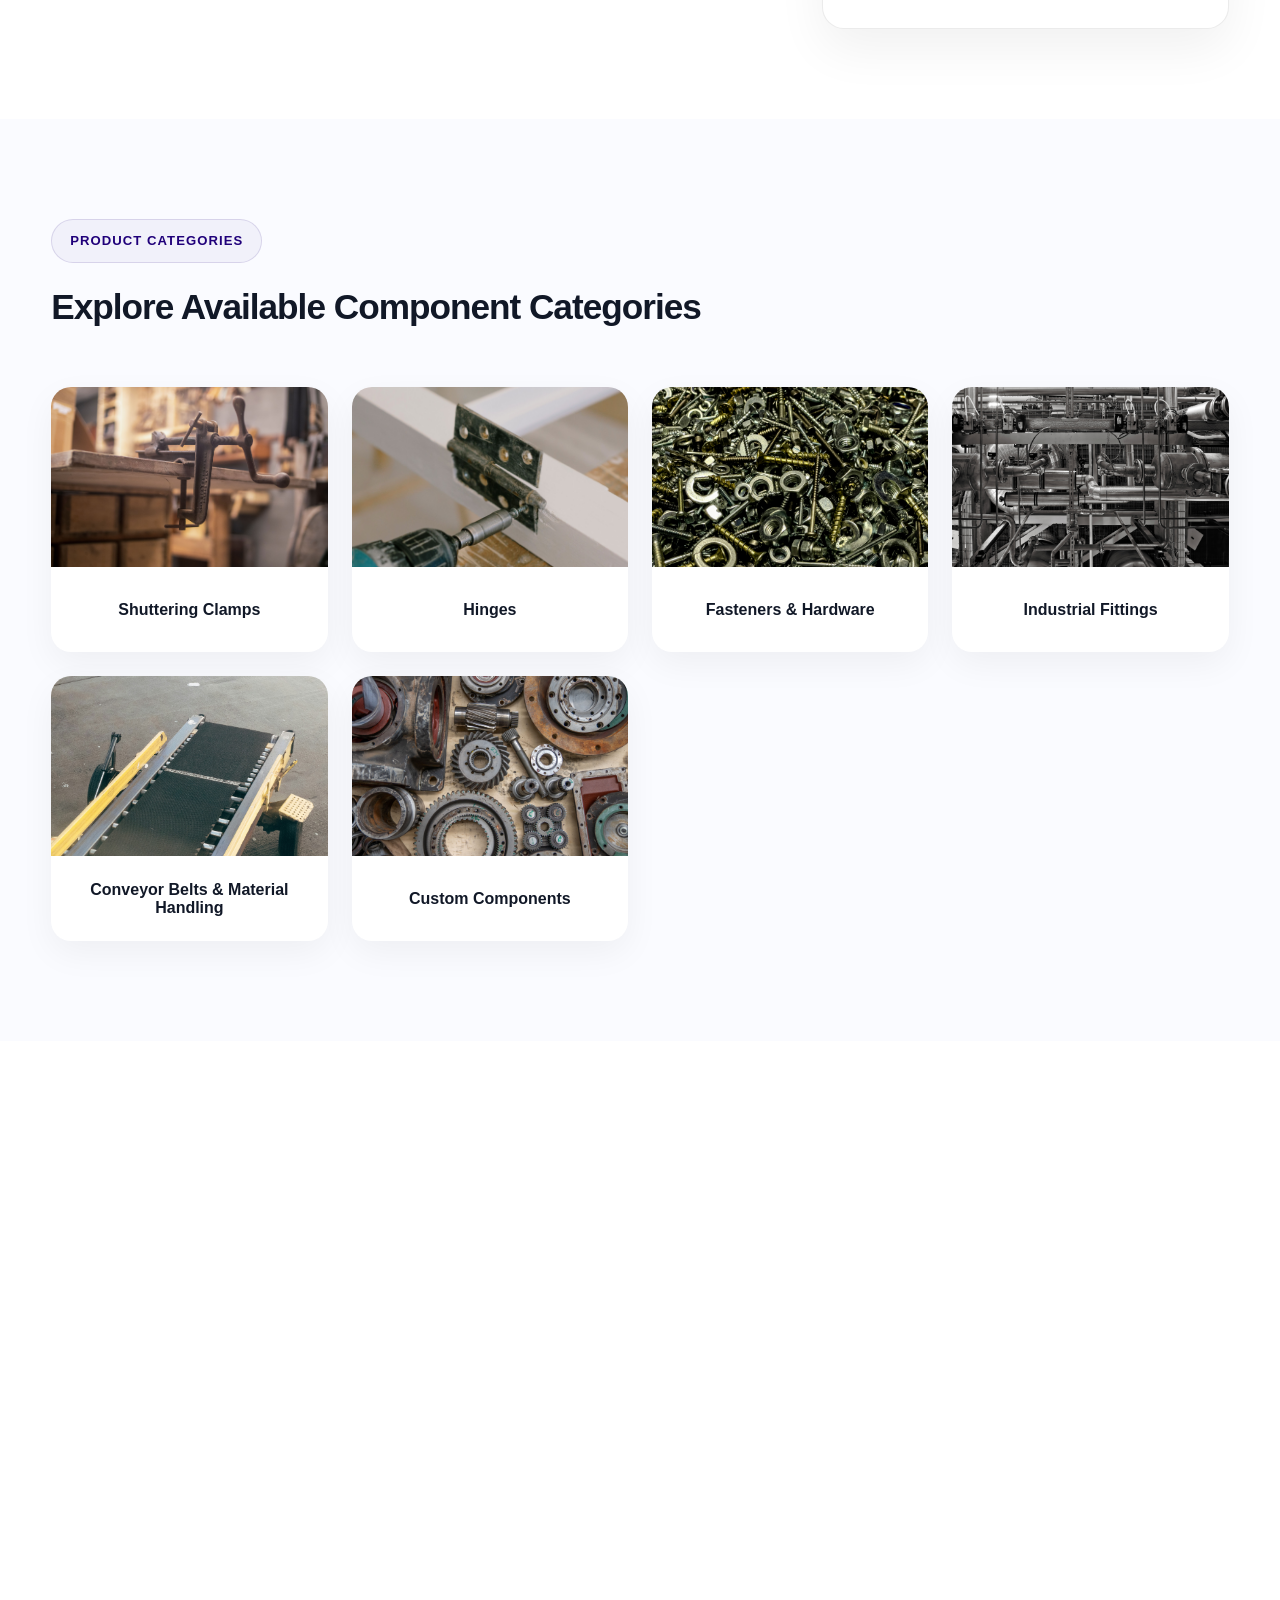
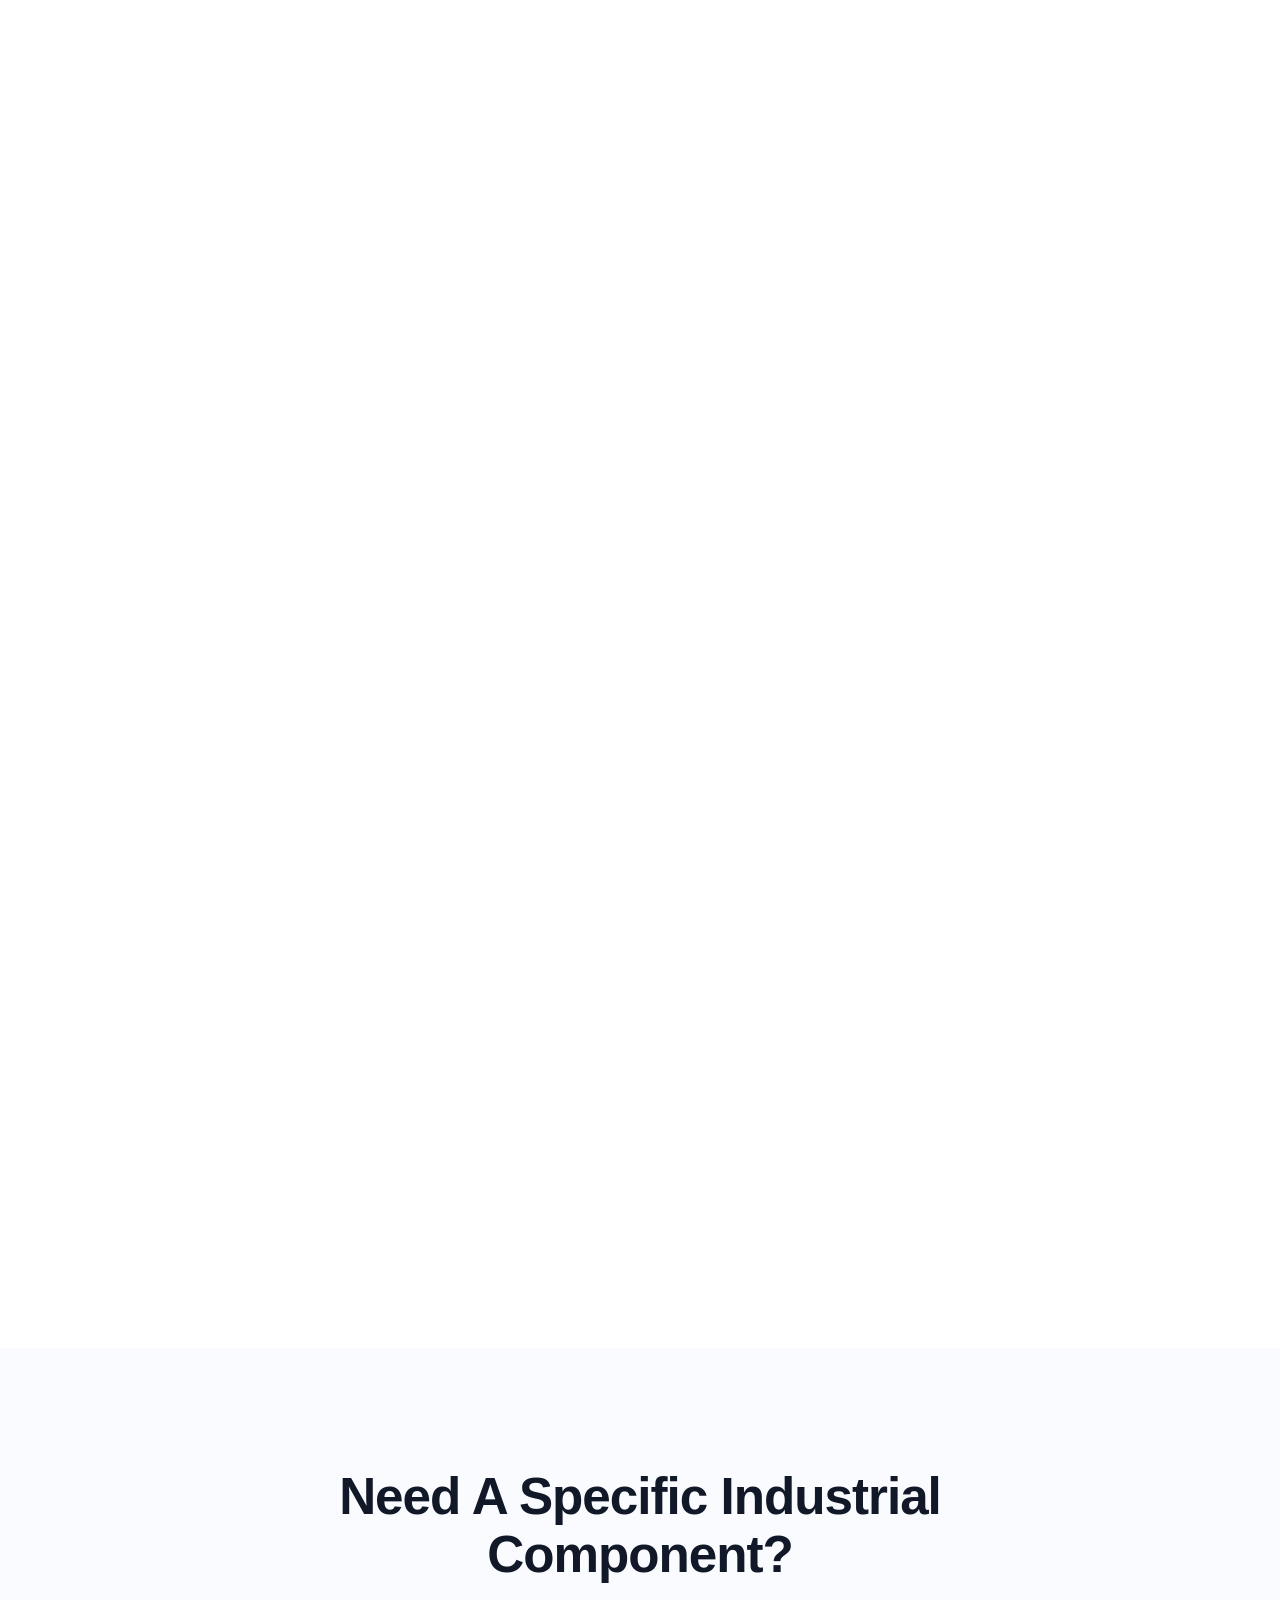
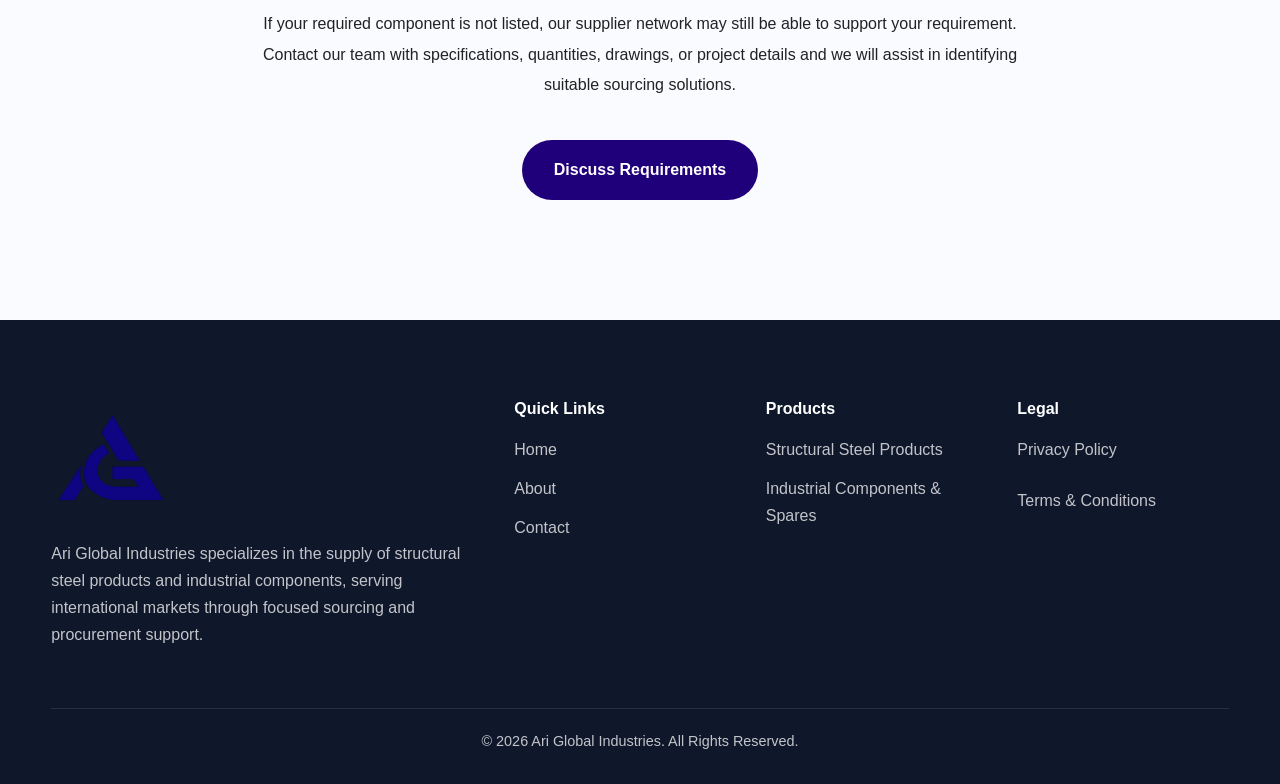
<file: industrial-components.html>
<!DOCTYPE html>
<html lang="en">

<head>

    <meta charset="UTF-8">
    <link rel="canonical" href="https://arigindustries.com/industrial-components">

    <meta name="viewport"
          content="width=device-width, initial-scale=1.0">

    <title>
        Industrial Components & Spares |
        Ari Global Industries
    </title>     

    <meta name="description"
content="Industrial components, hinges, tie rods, shuttering clamps, fasteners, fittings, conveyor belts, and customized sourcing solutions for industrial projects.">

<meta name="robots"
content="index, follow">

    <!-- Favicons -->

<link rel="icon" href="/favicon.ico" sizes="any">

<link rel="icon"
      type="image/png"
      sizes="32x32"
      href="favicon-32x32.png">

<link rel="icon"
      type="image/png"
      sizes="16x16"
      href="favicon-16x16.png">

<link rel="apple-touch-icon"
      href="apple-touch-icon.png">

<link rel="manifest"
      href="site.webmanifest">

<script type="application/ld+json">
{
  "@context":"https://schema.org",
  "@type":"Organization",
  "name":"Ari Global Industries",
  "url":"https://arigindustries.com/",
  "logo":"https://arigindustries.com/images/logo.png"
  "description": "Supplier of structural steel products and industrial components for international markets.",
  "knowsAbout": [
    "Structural Steel Products",
    "Industrial Components",
    "Industrial Fittings",
    "Steel Sourcing",
    "Industrial Hardware"
    ]
}
</script> 

    <link rel="stylesheet"
          href="style.css">

    <link rel="preconnect"
          href="https://fonts.googleapis.com">

    <link rel="preconnect"
          href="https://fonts.gstatic.com"
          crossorigin>

    <link href="https://fonts.googleapis.com/css2?family=Poppins:wght@300;400;500;600;700;800&display=swap"
          rel="stylesheet">

</head>

<body>

<!-- =======================================
     PRELOADER
======================================= -->

<div class="preloader">

    <div class="loader-logo">

        <img src="images/logo.png"
             alt="Ari Global Industries"
             width="180">

    </div>

</div>

<!-- =======================================
     HEADER
======================================= -->

<header class="header">

    <div class="container">

        <nav class="navbar">

            <a href="index.html"
               class="logo">

                <img src="images/logo.png"
                     alt="Ari Global Industries">

            </a>

            <ul class="nav-links">

                <li>
                    <a href="index.html">
                        Home
                    </a>
                </li>

                <li>
                    <a href="about.html">
                        About
                    </a>
                </li>

                <li class="dropdown">

                    <a href="#">
                        Products
                    </a>

                    <ul class="dropdown-menu">

                        <li>
                            <a href="steel-products.html">
                                Structural Steel Products
                            </a>
                        </li>

                        <li>
                            <a href="industrial-components.html">
                                Industrial Components & Spares
                            </a>
                        </li>

                    </ul>

                </li>

                <li>
                    <a href="contact.html">
                        Contact
                    </a>
                </li>

            </ul>

            <button class="menu-toggle">

                <span></span>
                <span></span>
                <span></span>

            </button>

        </nav>

    </div>

</header>

<!-- =======================================
     HERO
======================================= -->

<section class="components-hero">

    <div class="components-hero-bg">

        <img src="images/components-hero.jpg"
             alt="Industrial Components">

    </div>

    <div class="components-overlay"></div>

    <div class="container">

        <div class="components-hero-content">

            <span class="section-tag">

                Industrial Components & Spares

            </span>

            <h1>

                Essential Components
                Supporting Industrial
                Operations & Projects

            </h1>

            <p>

                Ari Global Industries supplies a broad
                range of industrial components, hardware,
                support systems, replacement parts,
                fastening solutions, and project-specific
                requirements through a reliable sourcing
                and supplier network.

            </p>

            <div class="hero-buttons">

                <a href="contact.html"
                   class="btn-primary">

                    Discuss Requirements

                </a>

                <a href="#components-nav"
                   class="btn-secondary">

                    Explore Components

                </a>

            </div>

        </div>

    </div>

</section>

<!-- =======================================
     INTRODUCTION
======================================= -->

<section class="components-intro section-padding">

    <div class="container">

        <div class="section-heading">

            <span class="section-tag">

                Component Supply Solutions

            </span>

            <h2>

                Supporting Construction,
                Manufacturing &
                Industrial Operations

            </h2>

        </div>

        <div class="components-intro-grid">

            <div>

                <p>

                    In addition to large-scale machinery,
                    steel products, and industrial systems,
                    Ari Global Industries provides access
                    to a wide range of industrial small parts
                    and components essential for efficient
                    project execution and operational continuity.

                </p>

                <p>

                    Our sourcing capabilities extend across
                    construction hardware, fastening systems,
                    industrial fittings, support components,
                    replacement parts, and project-specific
                    requirements sourced through trusted
                    manufacturing partners.

                </p>

                <p>

                    Whether the requirement involves standard
                    industrial hardware or specialized
                    components tailored to a unique application,
                    our objective is to provide dependable
                    sourcing support with flexibility,
                    consistency, and reliability.

                </p>

            </div>

            <div class="components-info-box">

                <h3>

                    Supply Support

                </h3>

                <ul>

                    <li>Industrial Components</li>

                    <li>Replacement Parts</li>

                    <li>Project Quantities</li>

                    <li>Custom Requirements</li>

                    <li>International Sourcing</li>

                    <li>Export Support</li>

                    <li>Supplier Coordination</li>

                    <li>Quality Verification</li>

                </ul>

            </div>

        </div>

    </div>

</section>

<!-- =======================================
     COMPONENT NAVIGATION
======================================= -->

<section class="components-navigation"
         id="components-nav">

    <div class="container">

        <div class="section-heading">

            <span class="section-tag">

                Product Categories

            </span>

            <h2>

                Explore Available
                Component Categories

            </h2>

        </div>

        <div class="components-nav-grid">

            <a href="#shuttering-clamps"
               class="components-card">

                <img src="images/shuttering-clamps.jpg"
                     alt="Shuttering Clamps">

                <h3>Shuttering Clamps</h3>

            </a>

            <a href="#hinges"
               class="components-card">

                <img src="images/hinges.jpg"
                     alt="Hinges">

                <h3>Hinges</h3>

            </a>

            

            </a>

            <a href="#fasteners"
               class="components-card">

                <img src="images/fasteners.jpg"
                     alt="Fasteners">

                <h3>Fasteners & Hardware</h3>

            </a>

            <a href="#fittings"
               class="components-card">

                <img src="images/industrial-fittings.jpg"
                     alt="Industrial Fittings">

                <h3>Industrial Fittings</h3>

            </a>

            <a href="#conveyor-belts"
   class="components-card">

    <img src="images/conveyor-belts.jpg"
         alt="Conveyor Belts">

    <h3>

        Conveyor Belts &
        Material Handling

    </h3>

</a>

            <a href="#custom-components"
               class="components-card">

                <img src="images/custom-components.jpg"
                     alt="Custom Components">

                <h3>Custom Components</h3>

            </a>

        </div>

    </div>

</section>
<!-- =======================================
     SHUTTERING CLAMPS
======================================= -->

<section id="shuttering-clamps"
         class="component-section section-padding">

    <div class="container">

        <div class="component-grid">

            <div class="component-image">

                <img src="images/shuttering-clamps.jpg"
                     alt="Shuttering Clamps">

            </div>

            <div class="component-content">

                <span class="product-label">

                    Construction Components

                </span>

                <h2>

                    Shuttering Clamps

                </h2>

                <p>

                    Shuttering clamps play a critical role
                    in formwork and concrete construction
                    systems by providing stability,
                    alignment, and support during
                    structural execution.

                </p>

                <p>

                    Ari Global Industries supports the
                    sourcing and supply of shuttering
                    clamps suitable for construction,
                    infrastructure, and industrial
                    development projects requiring
                    dependable performance and durability.

                </p>

                <div class="component-features">

                    <h4>Applications</h4>

                    <ul>

                        <li>Formwork Systems</li>
                        <li>Concrete Construction</li>
                        <li>Infrastructure Projects</li>
                        <li>Commercial Developments</li>
                        <li>Industrial Structures</li>

                    </ul>

                </div>

            </div>

        </div>

    </div>

</section>

<!-- =======================================
     HINGES
======================================= -->

<section id="hinges"
         class="component-section section-padding component-alt">

    <div class="container">

        <div class="component-grid reverse">

            <div class="component-image">

                <img src="images/hinges.jpg"
                     alt="Industrial Hinges">

            </div>

            <div class="component-content">

                <span class="product-label">

                    Industrial Hardware

                </span>

                <h2>

                    Hinges

                </h2>

                <p>

                    Industrial hinges are utilized across
                    fabrication, manufacturing, equipment
                    enclosures, access panels, cabinets,
                    gates, and industrial infrastructure
                    where reliable movement and long-term
                    performance are required.

                </p>

                <p>

                    Through our supplier network, Ari Global
                    Industries can support a variety of
                    hinge requirements suitable for
                    industrial, commercial, and project-
                    specific applications.

                </p>

                <div class="component-features">

                    <h4>Applications</h4>

                    <ul>

                        <li>Industrial Doors</li>
                        <li>Equipment Enclosures</li>
                        <li>Cabinets & Panels</li>
                        <li>Fabrication Projects</li>
                        <li>Infrastructure Applications</li>

                    </ul>

                </div>

            </div>

        </div>

    </div>

</section>


<!-- =======================================
     FASTENERS & HARDWARE
======================================= -->

<section id="fasteners"
         class="component-section section-padding component-alt">

    <div class="container">

        <div class="component-grid reverse">

            <div class="component-image">

                <img src="images/fasteners.jpg"
                     alt="Fasteners and Hardware">

            </div>

            <div class="component-content">

                <span class="product-label">

                    Industrial Fastening Solutions

                </span>

                <h2>

                    Fasteners & Hardware

                </h2>

                <p>

                    Fasteners and hardware products are
                    fundamental to construction,
                    manufacturing, fabrication, machinery
                    assembly, maintenance operations, and
                    infrastructure development.

                </p>

                <p>

                    Ari Global Industries supports the
                    sourcing and supply of bolts, nuts,
                    washers, anchors, threaded products,
                    fastening systems, and related
                    industrial hardware through trusted
                    manufacturing and supplier networks.

                </p>

                <div class="component-features">

                    <h4>

                        Applications

                    </h4>

                    <ul>

                        <li>Structural Assembly</li>

                        <li>Industrial Fabrication</li>

                        <li>Manufacturing Facilities</li>

                        <li>Infrastructure Projects</li>

                        <li>Equipment Installation</li>

                    </ul>

                </div>

            </div>

        </div>

    </div>

</section>

<!-- =======================================
     INDUSTRIAL FITTINGS
======================================= -->

<section id="fittings"
         class="component-section section-padding">

    <div class="container">

        <div class="component-grid">

            <div class="component-image">

                <img src="images/industrial-fittings.jpg"
                     alt="Industrial Fittings">

            </div>

            <div class="component-content">

                <span class="product-label">

                    Industrial Assembly Components

                </span>

                <h2>

                    Industrial Fittings

                </h2>

                <p>

                    Industrial fittings support a broad
                    range of operational requirements
                    across manufacturing facilities,
                    processing plants, fabrication
                    environments, infrastructure
                    projects, and industrial systems.

                </p>

                <p>

                    Through coordinated sourcing and
                    supplier engagement, Ari Global
                    Industries helps clients obtain
                    suitable fittings and connection
                    components aligned with project
                    specifications and operational needs.

                </p>

                <div class="component-features">

                    <h4>

                        Applications

                    </h4>

                    <ul>

                        <li>Manufacturing Facilities</li>

                        <li>Industrial Systems</li>

                        <li>Fabrication Operations</li>

                        <li>Infrastructure Projects</li>

                        <li>Processing Plants</li>

                    </ul>

                </div>

            </div>

        </div>

    </div>

</section>

<!-- =======================================
     CONVEYOR BELTS
======================================= -->

<section id="conveyor-belts"
         class="component-section section-padding component-alt">

    <div class="container">

        <div class="component-grid reverse">

            <div class="component-image">

                <img src="images/conveyor-belts.jpg"
                     alt="Conveyor Belts">

            </div>

            <div class="component-content">

                <span class="product-label">

                    Material Handling Solutions

                </span>

                <h2>

                    Conveyor Belts &
                    Material Handling Solutions

                </h2>

                <p>

                    Conveyor systems play a critical role
                    in manufacturing facilities,
                    processing plants, warehouses,
                    packaging operations, logistics
                    environments, and industrial
                    production lines.

                </p>

                <p>

                    Ari Global Industries supports the
                    sourcing and supply of conveyor
                    belts and material handling
                    solutions designed to improve
                    operational efficiency, product
                    movement, and workflow continuity
                    across industrial environments.

                </p>

                <p>

                    Through our supplier network,
                    we assist clients in identifying
                    suitable conveyor solutions aligned
                    with production requirements,
                    operational conditions, and
                    project objectives.

                </p>

                <div class="component-features">

                    <h4>

                        Applications

                    </h4>

                    <ul>

                        <li>Manufacturing Facilities</li>

                        <li>Packaging Operations</li>

                        <li>Food Processing Plants</li>

                        <li>Warehousing & Logistics</li>

                        <li>Industrial Production Lines</li>

                    </ul>

                </div>

            </div>

        </div>

    </div>

</section>

<!-- =======================================
     CUSTOM COMPONENTS
======================================= -->

<section id="custom-components"
         class="component-section section-padding component-alt">

    <div class="container">

        <div class="component-grid reverse">

            <div class="component-image">

                <img src="images/custom-components.jpg"
                     alt="Custom Components">

            </div>

            <div class="component-content">

                <span class="product-label">

                    Specialized Sourcing

                </span>

                <h2>

                    Custom Components &
                    Project-Specific Requirements

                </h2>

                <p>

                    Not every project requirement can be
                    fulfilled through standard catalog
                    products. Many industrial operations,
                    infrastructure developments, and
                    manufacturing facilities require
                    specialized components tailored to
                    unique technical, operational, or
                    commercial requirements.

                </p>

                <p>

                    Ari Global Industries works closely
                    with manufacturers, suppliers, and
                    industry partners to identify,
                    evaluate, source, and coordinate the
                    supply of project-specific industrial
                    components beyond standard product
                    listings.

                </p>

                <p>

                    This flexible sourcing capability
                    allows us to support clients with
                    additional industrial parts,
                    assemblies, replacement items,
                    fabricated products, and specialized
                    requirements across diverse sectors.

                </p>

                <div class="custom-highlight">

                    <h4>

                        Looking For Something Not Listed?

                    </h4>

                    <p>

                        Contact our team with your
                        specifications, drawings,
                        quantities, or project
                        requirements. Through our supplier
                        network, we can assist with
                        additional industrial components
                        and sourcing requirements beyond
                        those displayed on this page.

                    </p>

                </div>

            </div>

        </div>

    </div>

</section>
<!-- =======================================
     SUPPLY CAPABILITY
======================================= -->

<section class="components-capability section-padding">

    <div class="container">

        <div class="section-heading">

            <span class="section-tag">

                Supply Capability

            </span>

            <h2>

                Flexible Industrial
                Component Sourcing

            </h2>

            <p>

                Our sourcing capabilities extend beyond
                standard product listings, providing
                clients with access to a broad range of
                industrial components, replacement parts,
                and project-specific requirements.

            </p>

        </div>

        <div class="capability-table-wrapper">

            <table class="capability-table">

                <thead>

                    <tr>

                        <th>Capability</th>

                        <th>Availability</th>

                    </tr>

                </thead>

                <tbody>

                    <tr>

                        <td>Industrial Components</td>

                        <td>Available</td>

                    </tr>

                    <tr>

                        <td>Replacement Parts</td>

                        <td>Available</td>

                    </tr>

                    <tr>

                        <td>Project Quantities</td>

                        <td>Supported</td>

                    </tr>

                    <tr>

                        <td>Custom Requirements</td>

                        <td>Supported</td>

                    </tr>

                    <tr>

                        <td>International Sourcing</td>

                        <td>Available</td>

                    </tr>

                    <tr>

                        <td>Export Supply</td>

                        <td>Supported</td>

                    </tr>

                    <tr>

                        <td>Documentation Support</td>

                        <td>Available</td>

                    </tr>

                    <tr>

                        <td>Supplier Coordination</td>

                        <td>Available</td>

                    </tr>

                </tbody>

            </table>

        </div>

    </div>

</section>

<!-- =======================================
     WHY CHOOSE US
======================================= -->

<section class="components-why section-padding">

    <div class="container">

        <div class="section-heading">

            <span class="section-tag">

                Why Ari Global Industries

            </span>

            <h2>

                Reliable Support Beyond
                Standard Procurement

            </h2>

        </div>

        <div class="steel-why-grid">

            <div class="steel-why-card">

                <h3>

                    Broad Component Access

                </h3>

                <p>

                    Access to industrial components,
                    hardware, replacement parts,
                    assemblies, and project-specific
                    sourcing solutions.

                </p>

            </div>

            <div class="steel-why-card">

                <h3>

                    Flexible Sourcing

                </h3>

                <p>

                    Support for varying technical,
                    operational, and commercial
                    requirements through a structured
                    sourcing approach.

                </p>

            </div>

            <div class="steel-why-card">

                <h3>

                    Reliable Coordination

                </h3>

                <p>

                    Supplier engagement, sourcing,
                    documentation, logistics support,
                    and coordinated execution through
                    a single point of contact.

                </p>

            </div>

            <div class="steel-why-card">

                <h3>

                    Industrial Project Support

                </h3>

                <p>

                    Supporting construction,
                    manufacturing, infrastructure,
                    maintenance, and industrial
                    development requirements.

                </p>

            </div>

        </div>

    </div>

</section>

<!-- =======================================
     CTA
======================================= -->

<section class="components-cta">

    <div class="container">

        <div class="cta-box">

            <h2>

                Need A Specific
                Industrial Component?

            </h2>

            <p>

                If your required component is not listed,
                our supplier network may still be able
                to support your requirement. Contact
                our team with specifications, quantities,
                drawings, or project details and we will
                assist in identifying suitable sourcing
                solutions.

            </p>

            <a href="contact.html"
               class="btn-primary">

                Discuss Requirements

            </a>

        </div>

    </div>

</section>

<!-- =======================================
     FOOTER
======================================= -->

<footer class="footer">

    <div class="container">

        <div class="footer-grid">

            <div>

                <img src="images/logo.png"
                     alt="Ari Global Industries"
                     class="footer-logo">

                <p>

                    Ari Global Industries specializes in the supply
    of structural steel products and industrial
    components, serving international markets
    through focused sourcing and procurement support.

                </p>

            </div>

            <div>

                <h4>

                    Quick Links

                </h4>

                <a href="index.html">Home</a>

                <a href="about.html">About</a>

                <a href="contact.html">Contact</a>

            </div>

            <div>

                <h4>

                    Products

                </h4>

                <a href="steel-products.html">
                    Structural Steel Products
                </a>

                <a href="industrial-components.html">
                    Industrial Components & Spares
                </a>

            </div>

            <div class="footer-column">

                    <h4>
                        Legal
                    </h4>

                    <ul>

                        <li>
                            <a href="privacy-policy.html">
                                Privacy Policy
                            </a>
                        </li>

                        <li>
                            <a href="terms-and-conditions.html">
                                Terms & Conditions
                            </a>
                        </li>

                    </ul>

                </div>

        </div>

        <div class="footer-bottom">

            <p>

                © 2026 Ari Global Industries.
                All Rights Reserved.

            </p>

        </div>

    </div>

</footer>

<script src="main.js"></script>

</body>
</html>
</file>
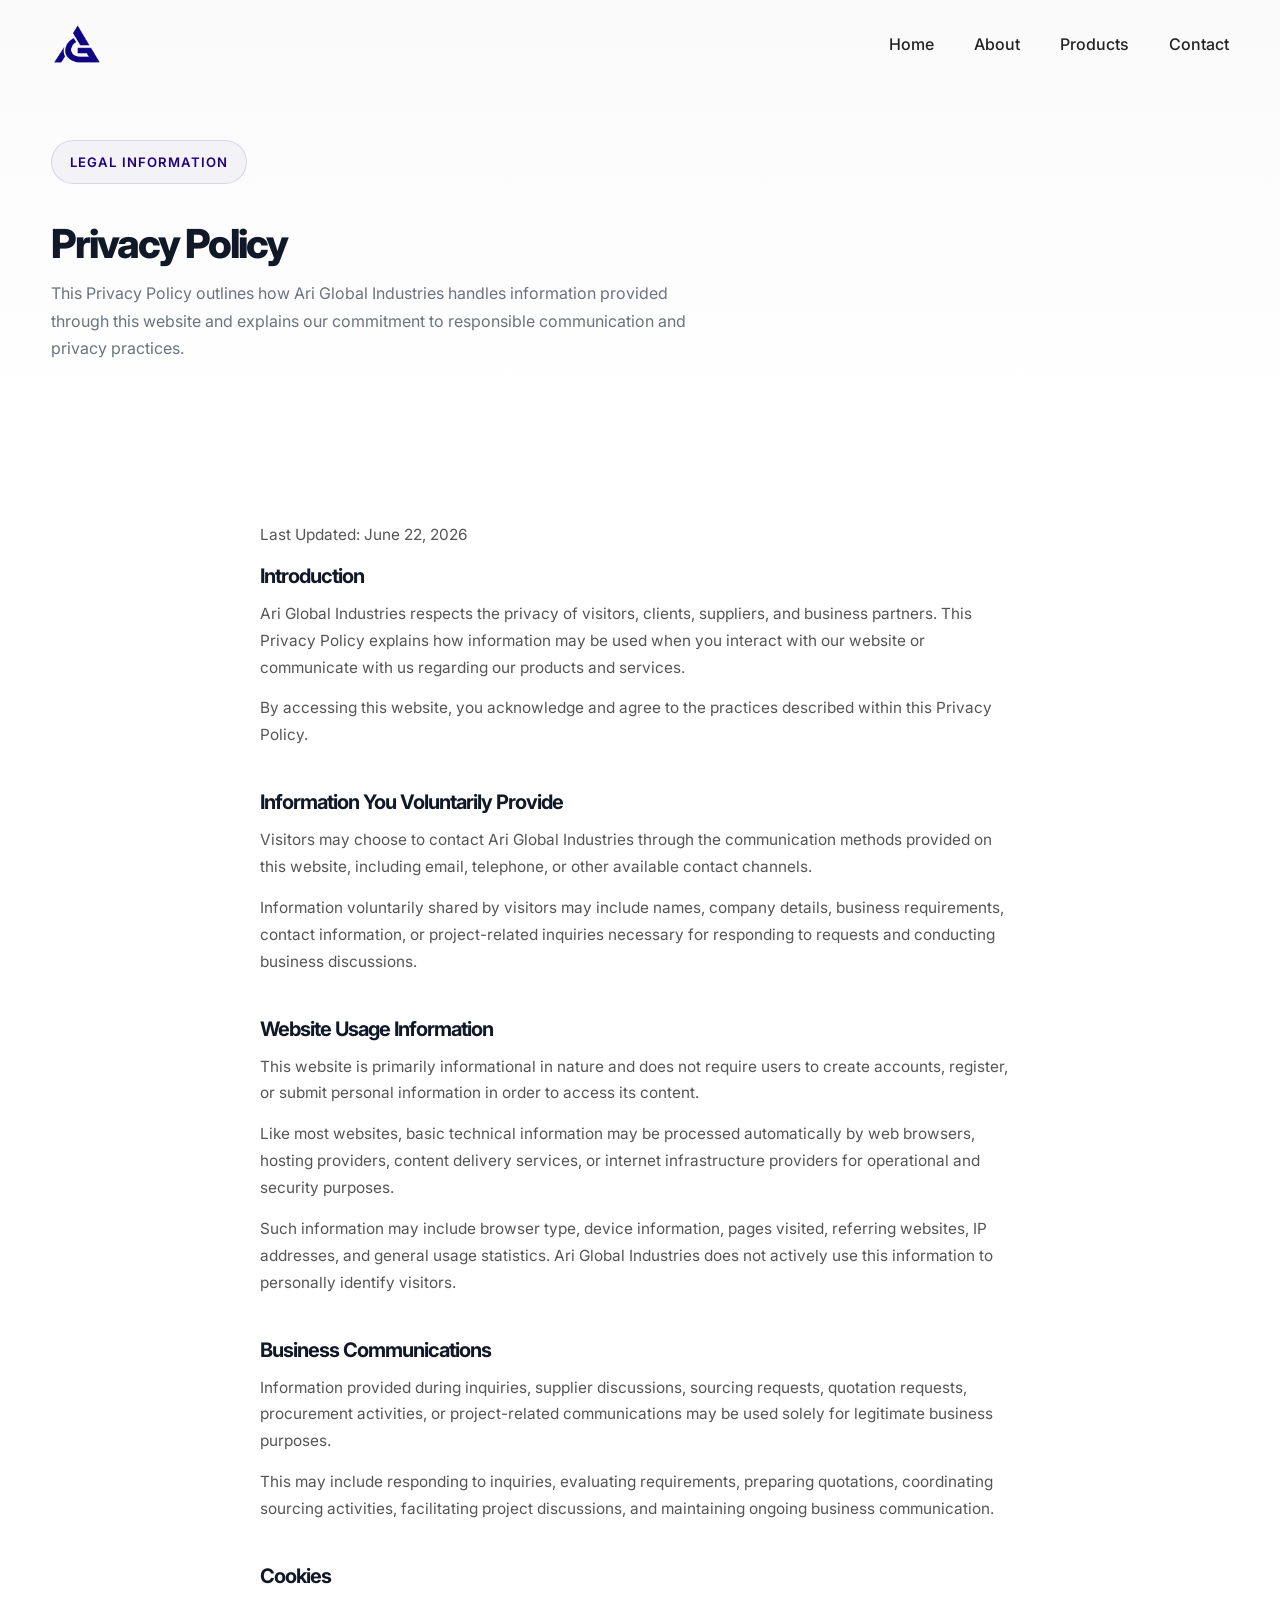
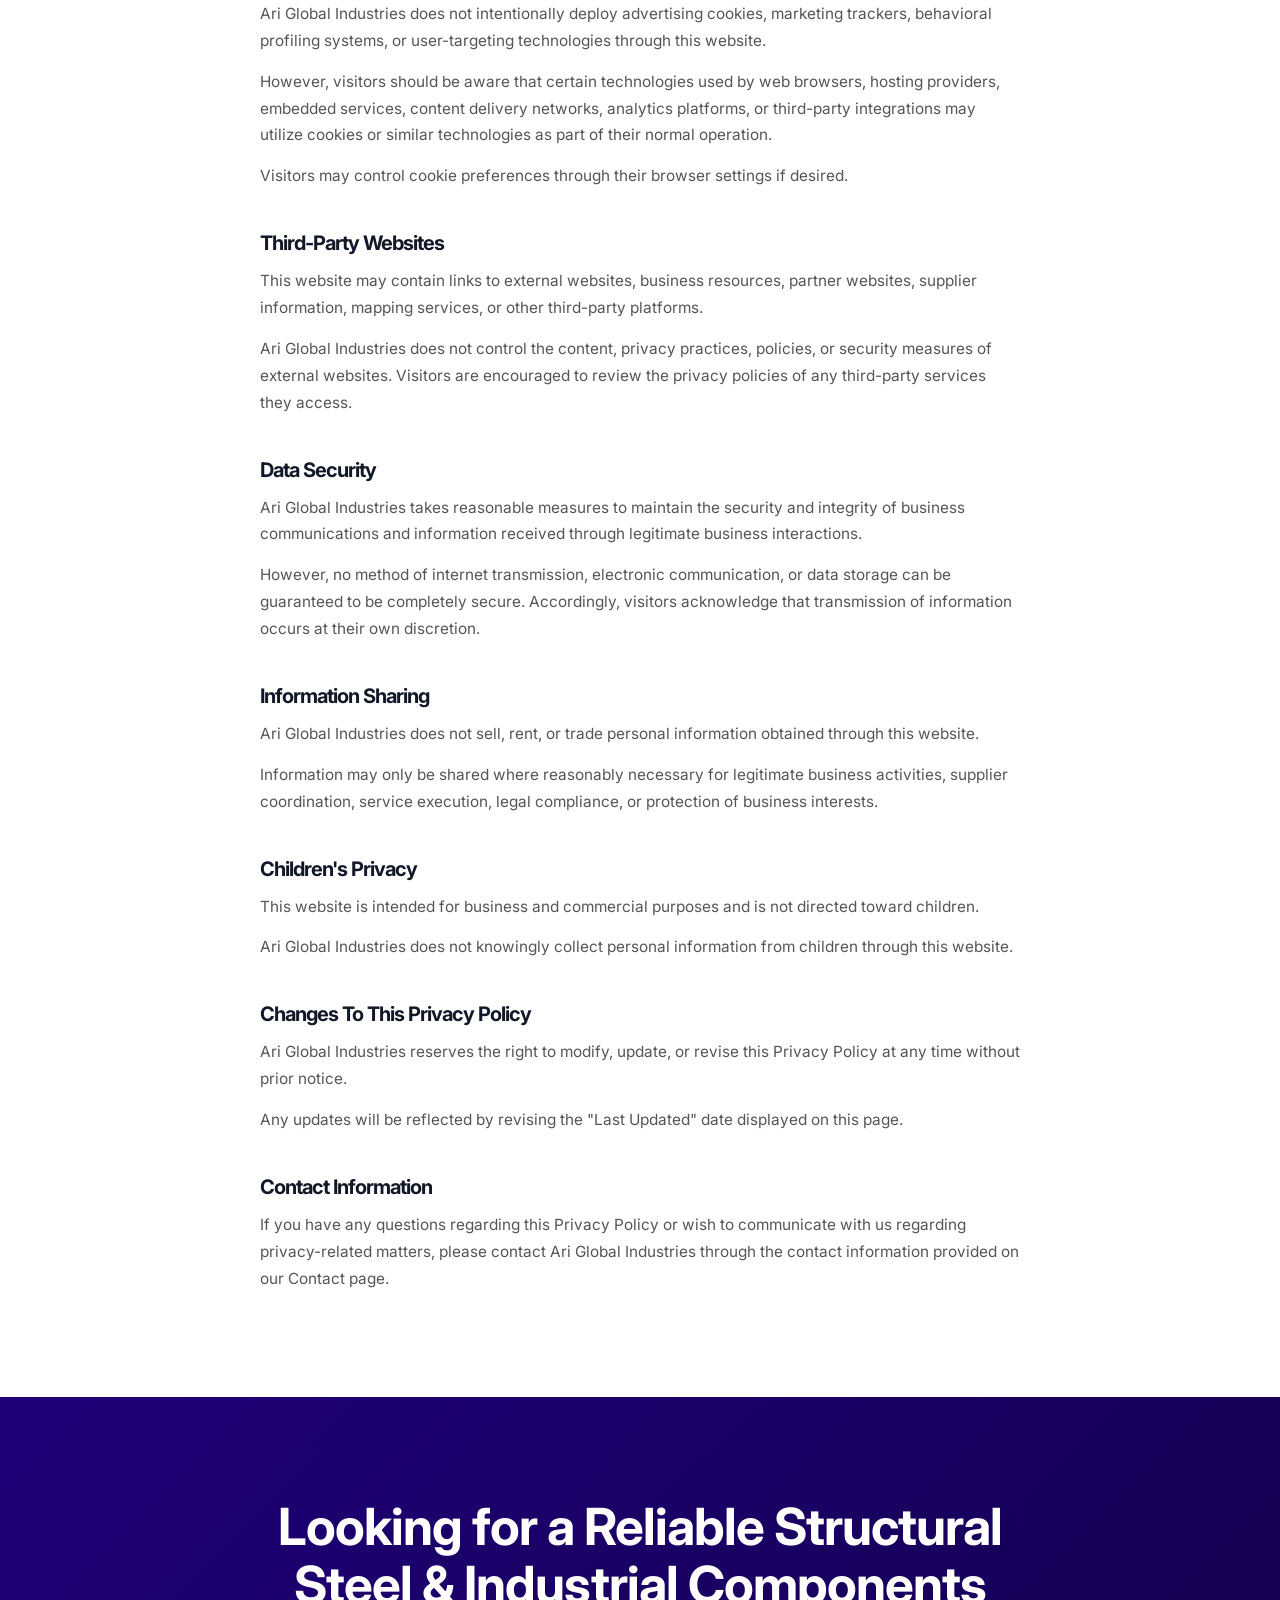
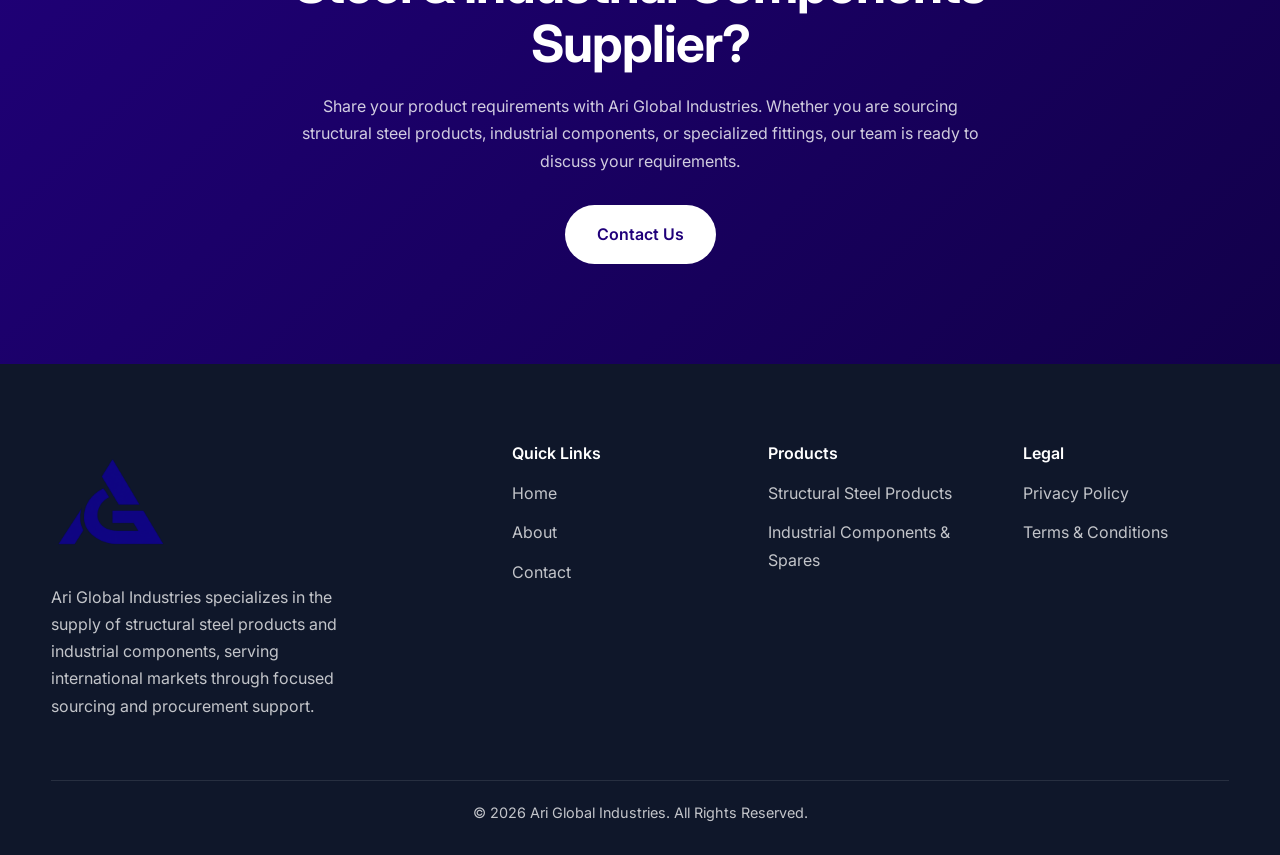
<file: privacy-policy.html>
<!DOCTYPE html>
<html lang="en">

<head>

    <meta charset="UTF-8">

    <link rel="canonical"
          href="https://arigindustries.com/privacy-policy">

    <meta name="viewport"
          content="width=device-width, initial-scale=1.0">

    <title>
        Privacy Policy | Ari Global Industries
    </title>

    <meta name="description"
          content="Read the Privacy Policy of Ari Global Industries regarding information usage, website interactions, and communication practices.">

    <meta name="robots"
          content="index, follow">

    <meta name="author"
          content="Ari Global Industries">

    <!-- Favicons -->

    <link rel="icon"
          href="/favicon.ico"
          sizes="any">

    <link rel="icon"
          type="image/png"
          sizes="32x32"
          href="favicon-32x32.png">

    <link rel="icon"
          type="image/png"
          sizes="16x16"
          href="favicon-16x16.png">

    <link rel="apple-touch-icon"
          href="apple-touch-icon.png">

    <link rel="manifest"
          href="site.webmanifest">

    <!-- Organization Schema -->

    <script type="application/ld+json">
    {
      "@context":"https://schema.org",
      "@type":"Organization",
      "name":"Ari Global Industries",
      "url":"https://arigindustries.com/",
      "logo":"https://arigindustries.com/images/logo.png"
       "description": "Supplier specializing in structural steel products and industrial components for international buyers.",
  "knowsAbout": [
    "Structural Steel Products",
    "Steel Beams",
    "Steel Channels",
    "Steel Plates",
    "Steel Pipes",
    "Industrial Components",
    "Industrial Fittings"
  ]
    }
    </script>

    <!-- Fonts -->

    <link rel="preconnect"
          href="https://fonts.googleapis.com">

    <link rel="preconnect"
          href="https://fonts.gstatic.com"
          crossorigin>

    <link href="https://fonts.googleapis.com/css2?family=Inter:wght@300;400;500;600;700;800&display=swap"
          rel="stylesheet">

    <link rel="stylesheet"
          href="style.css">

</head>

<body>

<!-- =======================================
     PRELOADER
======================================= -->

<div class="preloader">

    <div class="loader-logo">

        <img src="images/logo.png"
             alt="Ari Global Industries">

    </div>

</div>

<!-- =======================================
     HEADER
======================================= -->

<header class="header">

    <div class="container">

        <nav class="navbar">

            <a href="index.html"
               class="logo">

                <img src="images/logo.png"
                     alt="Ari Global Industries">

            </a>

            <ul class="nav-links">

                <li>
                    <a href="index.html">
                        Home
                    </a>
                </li>

                <li>
                    <a href="about.html">
                        About
                    </a>
                </li>

                <li class="dropdown">

                    <a href="#">
                        Products
                    </a>

                    <ul class="dropdown-menu">

                        <li>
                            <a href="steel-products.html">
                                Structural Steel Products
                            </a>
                        </li>

                        <li>
                            <a href="industrial-components.html">
                                Industrial Components & Spares
                            </a>
                        </li>

                    </ul>

                </li>

                <li>
                    <a href="contact.html">
                        Contact
                    </a>
                </li>

            </ul>

            <button class="menu-toggle">

                <span></span>
                <span></span>
                <span></span>

            </button>

        </nav>

    </div>

</header>

<!-- =======================================
     HERO
======================================= -->

<section class="page-hero">

    <div class="container">

        <div class="page-hero-content">

            <span class="section-tag">

                Legal Information

            </span>

            <h1>

                Privacy Policy

            </h1>

            <p>

                This Privacy Policy outlines how Ari Global Industries
                handles information provided through this website and
                explains our commitment to responsible communication
                and privacy practices.

            </p>

        </div>

    </div>

</section>

<!-- =======================================
     POLICY CONTENT
======================================= -->

<section class="policy-section section-padding">

    <div class="container">

        <div class="policy-wrapper">

            <p class="policy-date">

                Last Updated: June 22, 2026

            </p>

            <h2>

                Introduction

            </h2>

            <p>

                Ari Global Industries respects the privacy of visitors,
                clients, suppliers, and business partners. This Privacy
                Policy explains how information may be used when you
                interact with our website or communicate with us
                regarding our products and services.

            </p>

            <p>

                By accessing this website, you acknowledge and agree
                to the practices described within this Privacy Policy.

            </p>
            <h2>

                Information You Voluntarily Provide

            </h2>

            <p>

                Visitors may choose to contact Ari Global Industries
                through the communication methods provided on this
                website, including email, telephone, or other available
                contact channels.

            </p>

            <p>

                Information voluntarily shared by visitors may include
                names, company details, business requirements,
                contact information, or project-related inquiries
                necessary for responding to requests and conducting
                business discussions.

            </p>

            <h2>

                Website Usage Information

            </h2>

            <p>

                This website is primarily informational in nature and
                does not require users to create accounts, register,
                or submit personal information in order to access
                its content.

            </p>

            <p>

                Like most websites, basic technical information may be
                processed automatically by web browsers, hosting
                providers, content delivery services, or internet
                infrastructure providers for operational and security
                purposes.

            </p>

            <p>

                Such information may include browser type, device
                information, pages visited, referring websites, IP
                addresses, and general usage statistics. Ari Global
                Industries does not actively use this information to
                personally identify visitors.

            </p>

            <h2>

                Business Communications

            </h2>

            <p>

                Information provided during inquiries, supplier
                discussions, sourcing requests, quotation requests,
                procurement activities, or project-related
                communications may be used solely for legitimate
                business purposes.

            </p>

            <p>

                This may include responding to inquiries, evaluating
                requirements, preparing quotations, coordinating
                sourcing activities, facilitating project discussions,
                and maintaining ongoing business communication.

            </p>

            <h2>

                Cookies

            </h2>

            <p>

                Ari Global Industries does not intentionally deploy
                advertising cookies, marketing trackers, behavioral
                profiling systems, or user-targeting technologies
                through this website.

            </p>

            <p>

                However, visitors should be aware that certain
                technologies used by web browsers, hosting providers,
                embedded services, content delivery networks, analytics
                platforms, or third-party integrations may utilize
                cookies or similar technologies as part of their normal
                operation.

            </p>

            <p>

                Visitors may control cookie preferences through their
                browser settings if desired.

            </p>

            <h2>

                Third-Party Websites

            </h2>

            <p>

                This website may contain links to external websites,
                business resources, partner websites, supplier
                information, mapping services, or other third-party
                platforms.

            </p>

            <p>

                Ari Global Industries does not control the content,
                privacy practices, policies, or security measures of
                external websites. Visitors are encouraged to review
                the privacy policies of any third-party services they
                access.

            </p>

            <h2>

                Data Security

            </h2>

            <p>

                Ari Global Industries takes reasonable measures to
                maintain the security and integrity of business
                communications and information received through
                legitimate business interactions.

            </p>

            <p>

                However, no method of internet transmission,
                electronic communication, or data storage can be
                guaranteed to be completely secure. Accordingly,
                visitors acknowledge that transmission of information
                occurs at their own discretion.

            </p>

            <h2>

                Information Sharing

            </h2>

            <p>

                Ari Global Industries does not sell, rent, or trade
                personal information obtained through this website.

            </p>

            <p>

                Information may only be shared where reasonably
                necessary for legitimate business activities,
                supplier coordination, service execution, legal
                compliance, or protection of business interests.

            </p>

            <h2>

                Children's Privacy

            </h2>

            <p>

                This website is intended for business and commercial
                purposes and is not directed toward children.

            </p>

            <p>

                Ari Global Industries does not knowingly collect
                personal information from children through this
                website.

            </p>

            <h2>

                Changes To This Privacy Policy

            </h2>

            <p>

                Ari Global Industries reserves the right to modify,
                update, or revise this Privacy Policy at any time
                without prior notice.

            </p>

            <p>

                Any updates will be reflected by revising the
                "Last Updated" date displayed on this page.

            </p>

            <h2>

                Contact Information

            </h2>

            <p>

                If you have any questions regarding this Privacy
                Policy or wish to communicate with us regarding
                privacy-related matters, please contact Ari Global
                Industries through the contact information provided
                on our Contact page.

            </p>
        </div>

    </div>

</section>

<!-- =======================================
     CTA SECTION
======================================= -->

<section class="about-cta">

    <div class="container">

        <div class="cta-box">

            <h2>

               Looking for a Reliable
    Structural Steel & Industrial Components Supplier?

            </h2>

            <p>

                
                    Share your product requirements with Ari Global Industries.
    Whether you are sourcing structural steel products,
    industrial components, or specialized fittings,
    our team is ready to discuss your requirements.

            </p>

            <a href="contact.html"
               class="btn-primary">

                Contact Us

            </a>

        </div>

    </div>

</section>

<!-- =======================================
     FOOTER
======================================= -->

<footer class="footer">

    <div class="container">

        <div class="footer-top">

            <div class="footer-about">

                <img src="images/logo.png"
                        alt="Ari Global Industries"
                        class="footer-logo">

                <p>

                    Ari Global Industries specializes in the supply
    of structural steel products and industrial
    components, serving international markets
    through focused sourcing and procurement support.

                </p>

            </div>

            <div class="footer-links">

                <h4>

                    Quick Links

                </h4>

                <ul>

                    <li>
                        <a href="index.html">
                            Home
                        </a>
                    </li>

                    <li>
                        <a href="about.html">
                            About
                        </a>
                    </li>

                    <li>
                        <a href="contact.html">
                            Contact
                        </a>
                    </li>

                </ul>

            </div>

            <div class="footer-links">

                <h4>

                    Products

                </h4>

                <ul>

                    <li>
                        <a href="steel-products.html">
                            Structural Steel Products
                        </a>
                    </li>

                    <li>
                        <a href="industrial-components.html">
                            Industrial Components & Spares
                        </a>
                    </li>

                </ul>

            </div>

            <div class="footer-links">

                <h4>

                    Legal

                </h4>

                <ul>

                    <li>
                        <a href="privacy-policy.html">
                            Privacy Policy
                        </a>
                    </li>

                    <li>
                        <a href="terms-and-conditions.html">
                            Terms & Conditions
                        </a>
                    </li>

                </ul>

            </div>

        </div>

        <div class="footer-bottom">

            <p>

                © 2026 Ari Global Industries.
                All Rights Reserved.

            </p>

        </div>

    </div>

</footer>

<!-- =======================================
     MOBILE MENU
======================================= -->

<div class="mobile-menu">

    <a href="index.html">
        Home
    </a>

    <a href="about.html">
        About
    </a>

    <div class="mobile-dropdown">

        <button class="mobile-dropdown-btn">

            Products

        </button>

        <div class="mobile-dropdown-content">

            <a href="steel-products.html">

                Structural Steel Products

            </a>

            <a href="industrial-components.html">

                Industrial Components & Spares

            </a>

        </div>

    </div>

    <a href="contact.html">
        Contact
    </a>

</div>

<script src="main.js"></script>

</body>
</html>
</file>
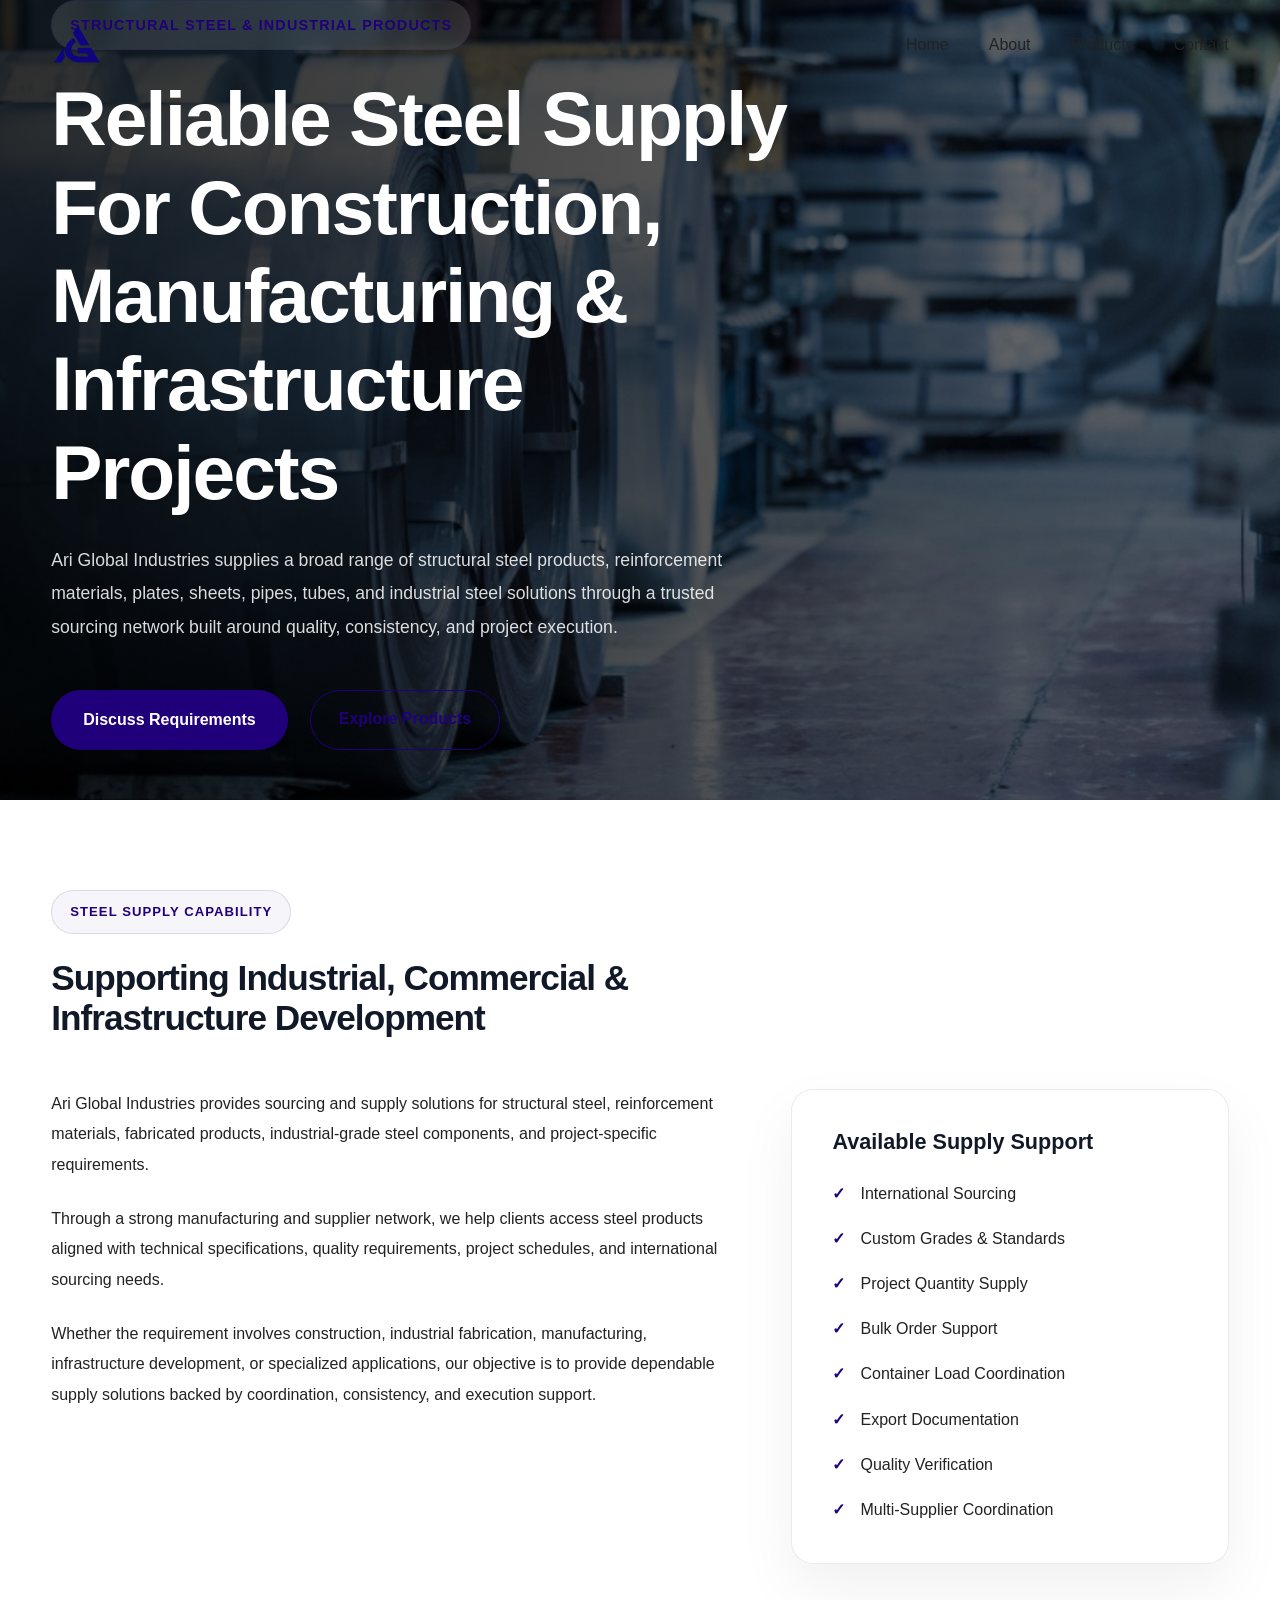
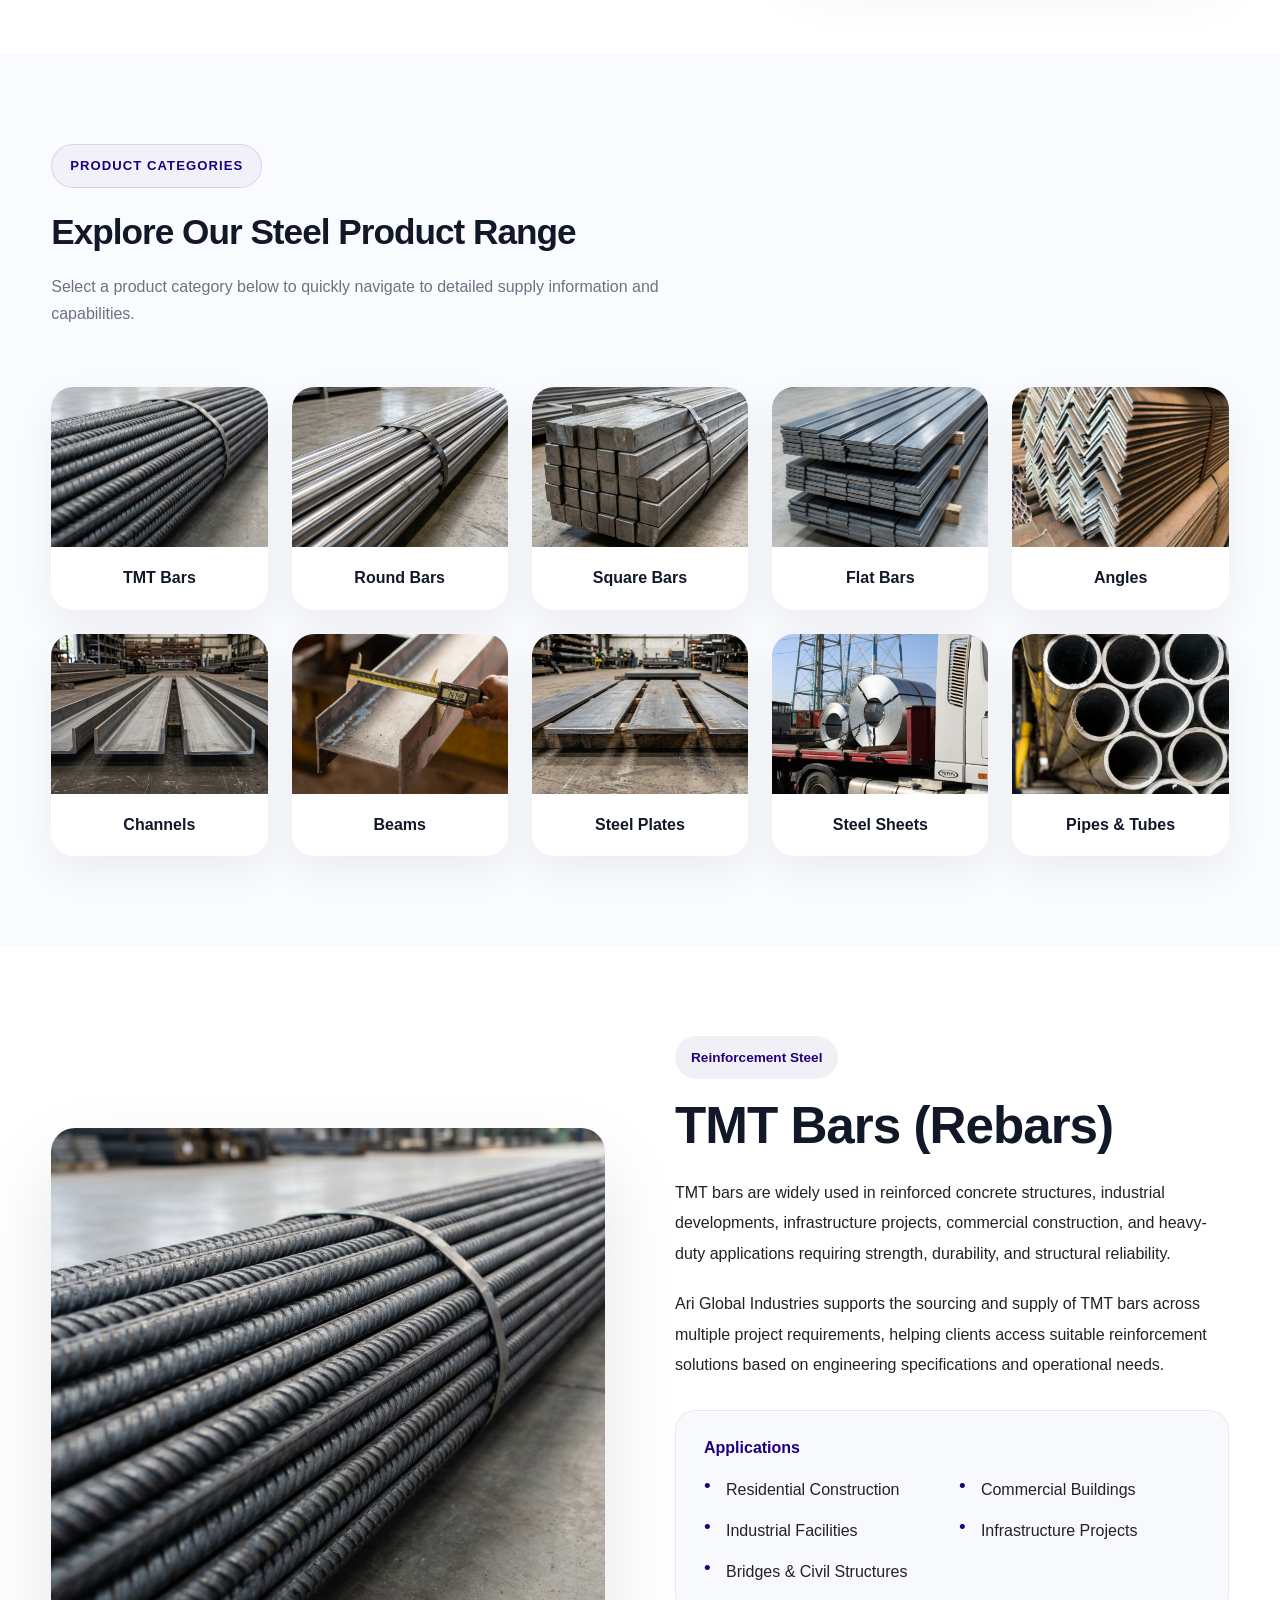
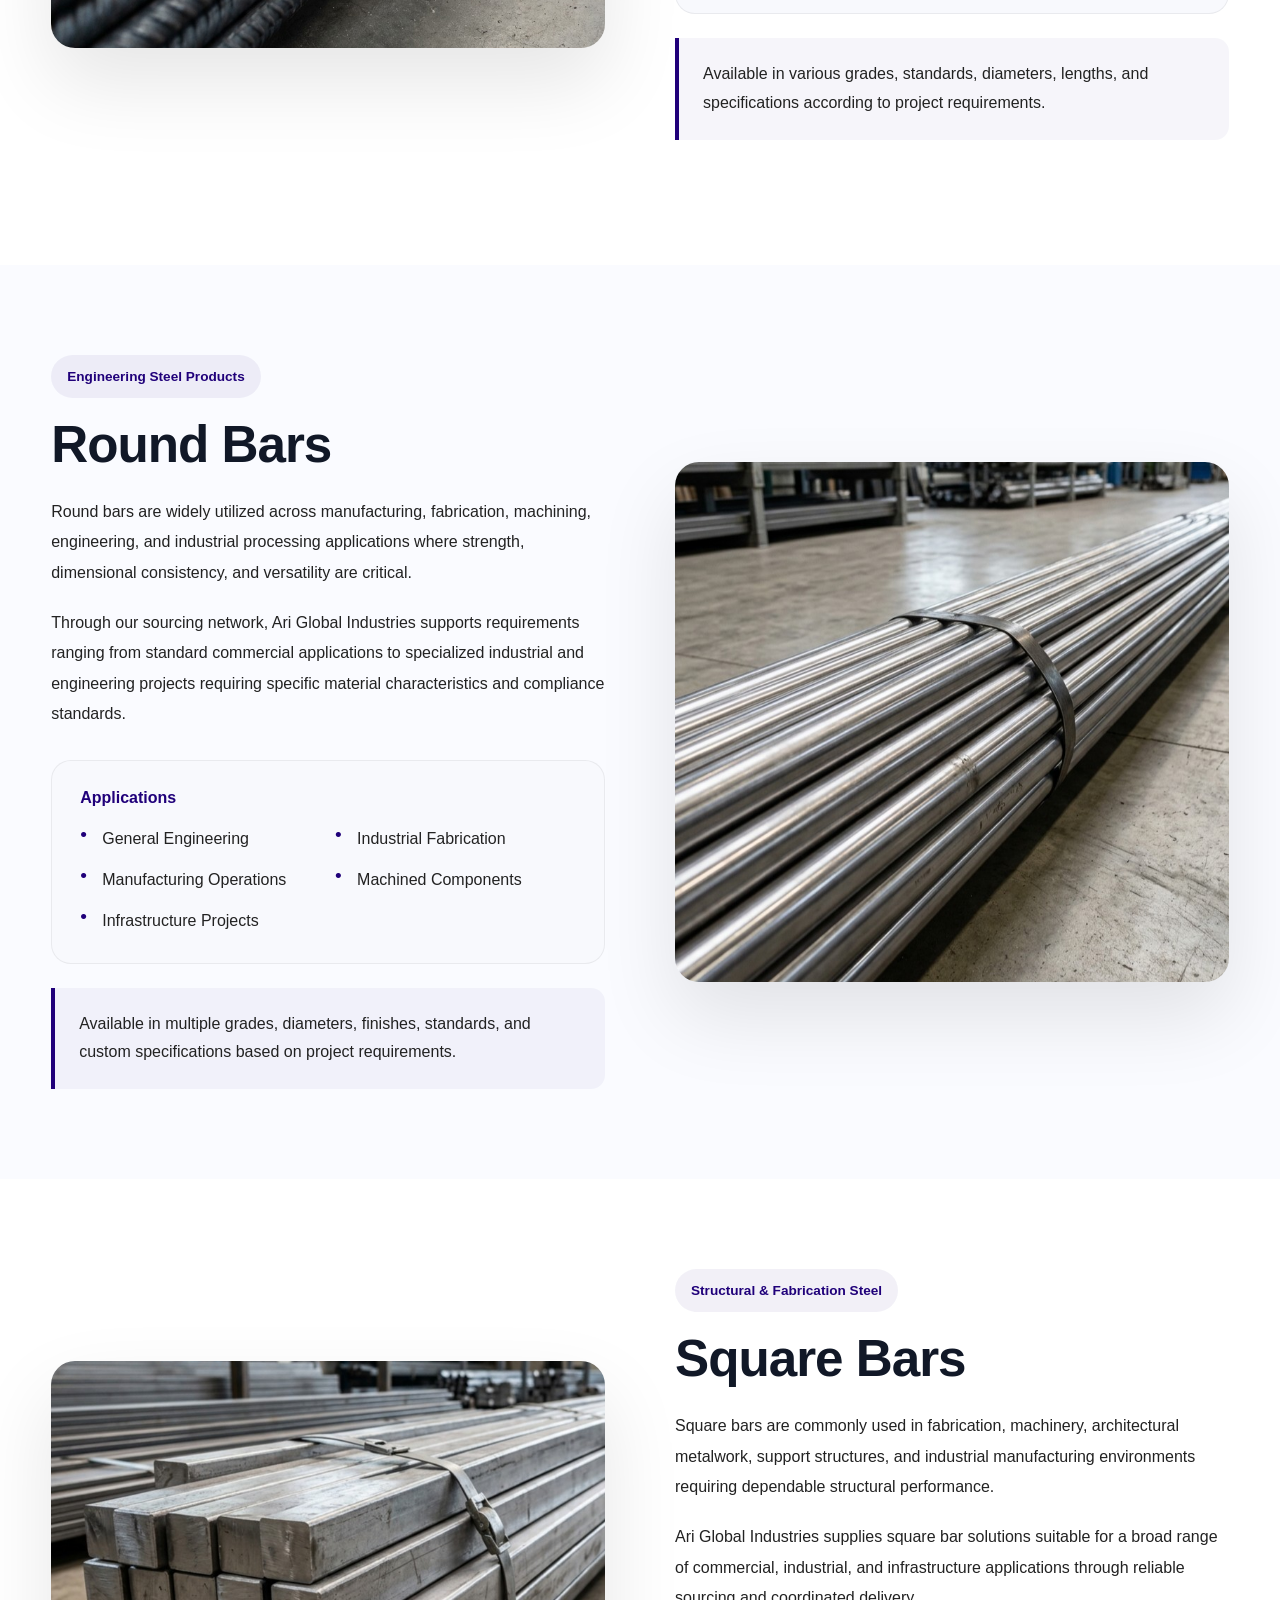
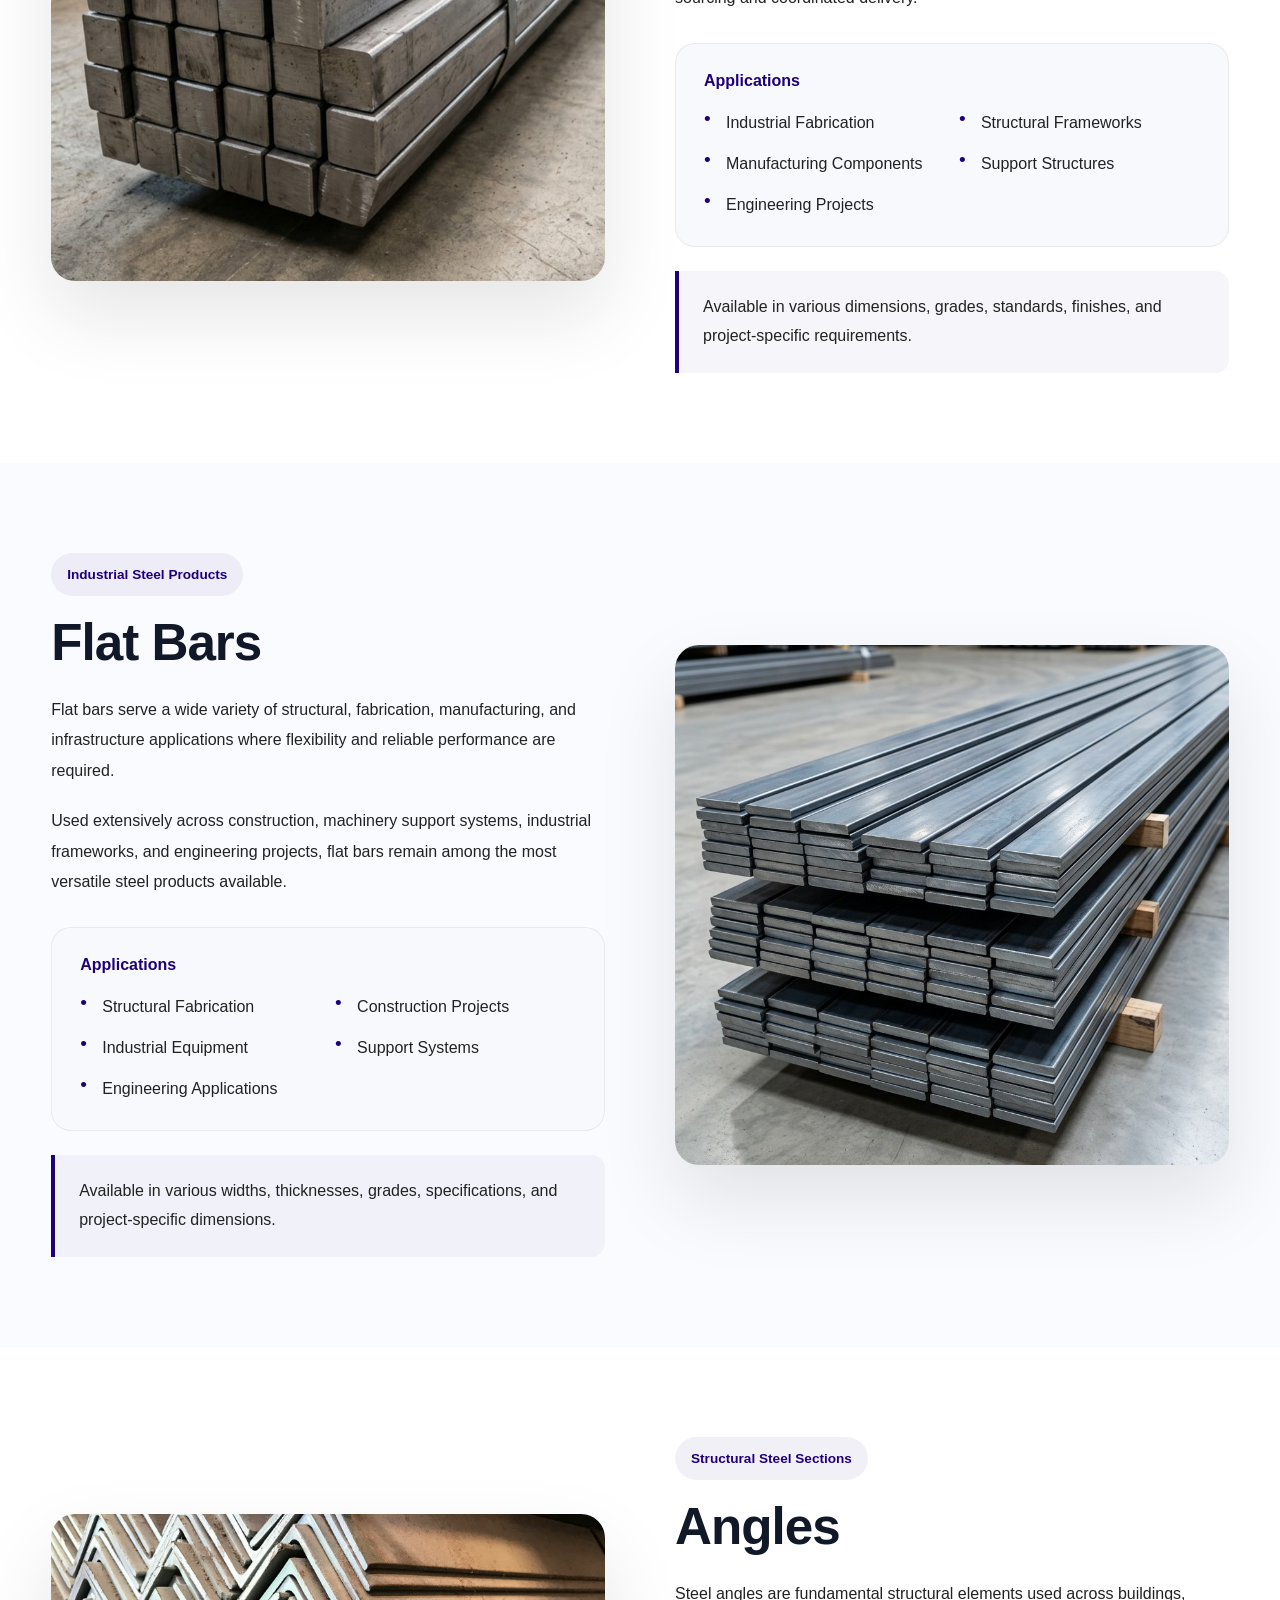
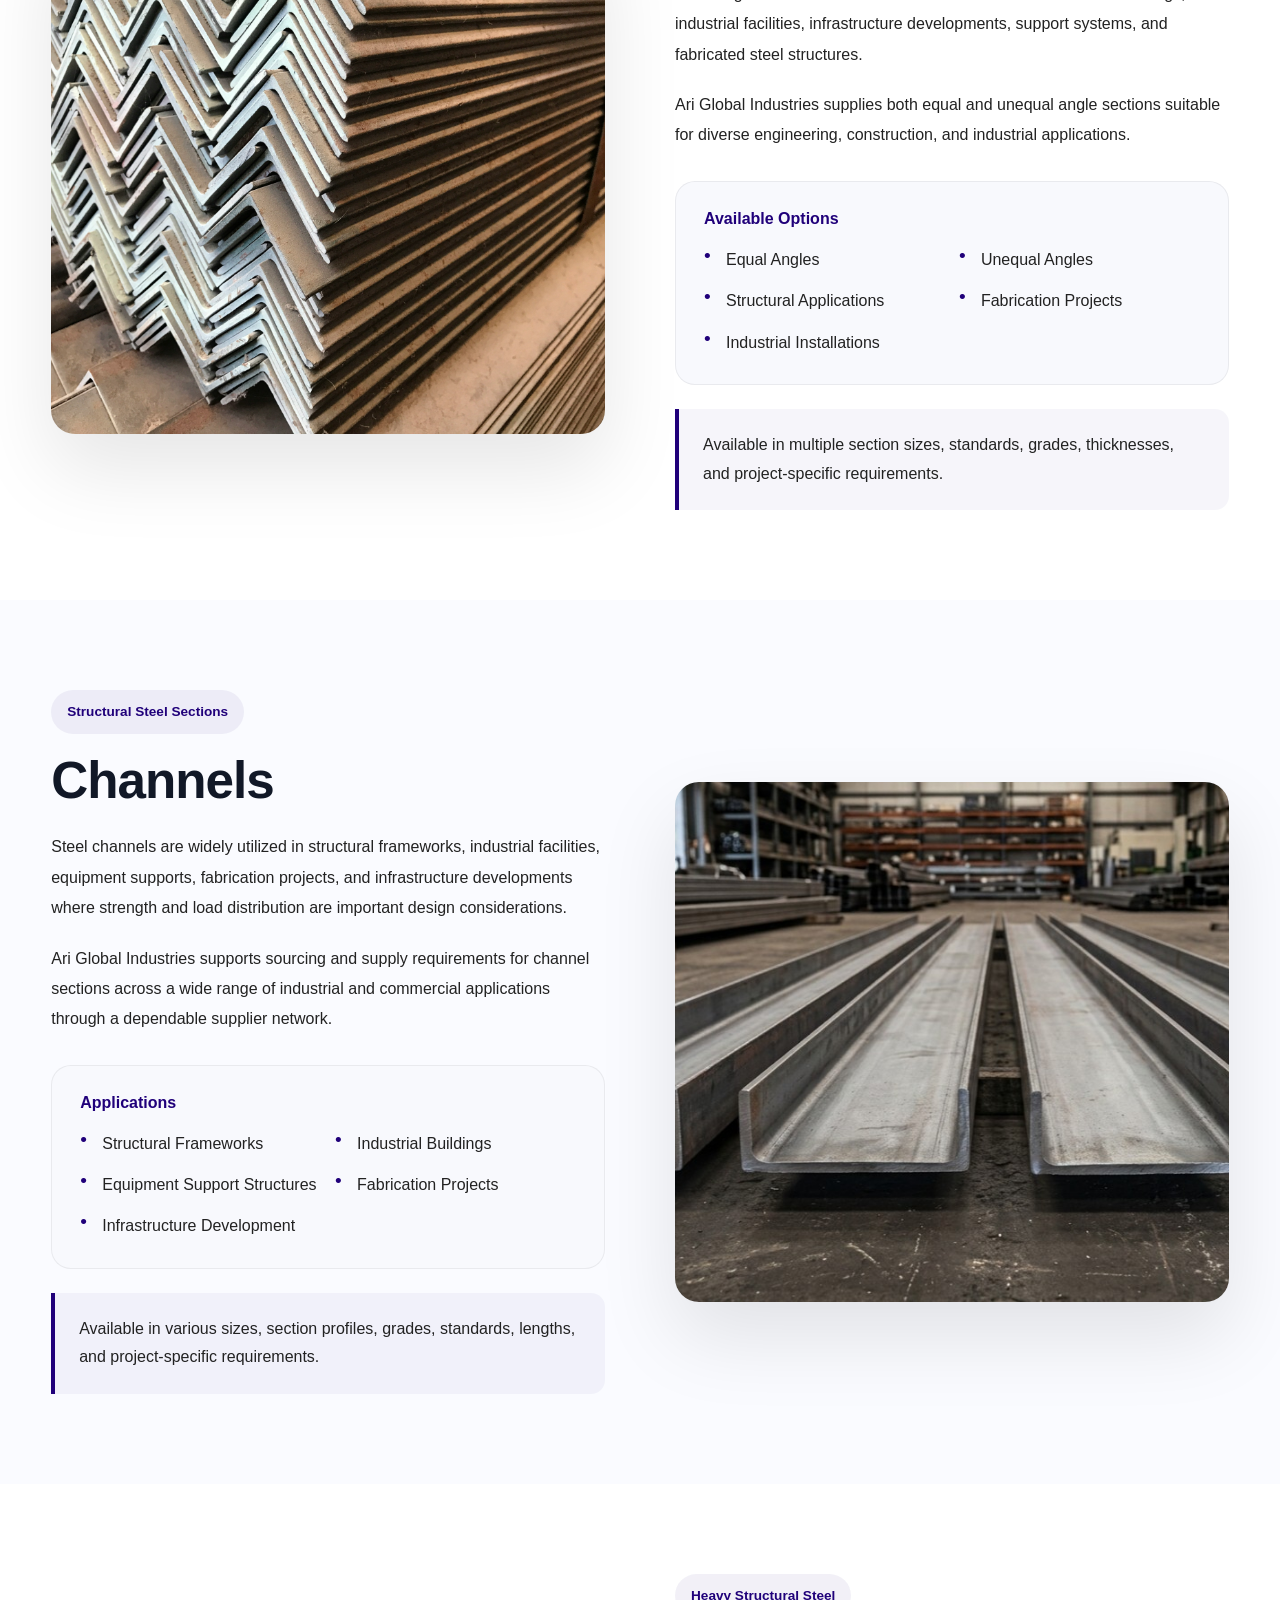
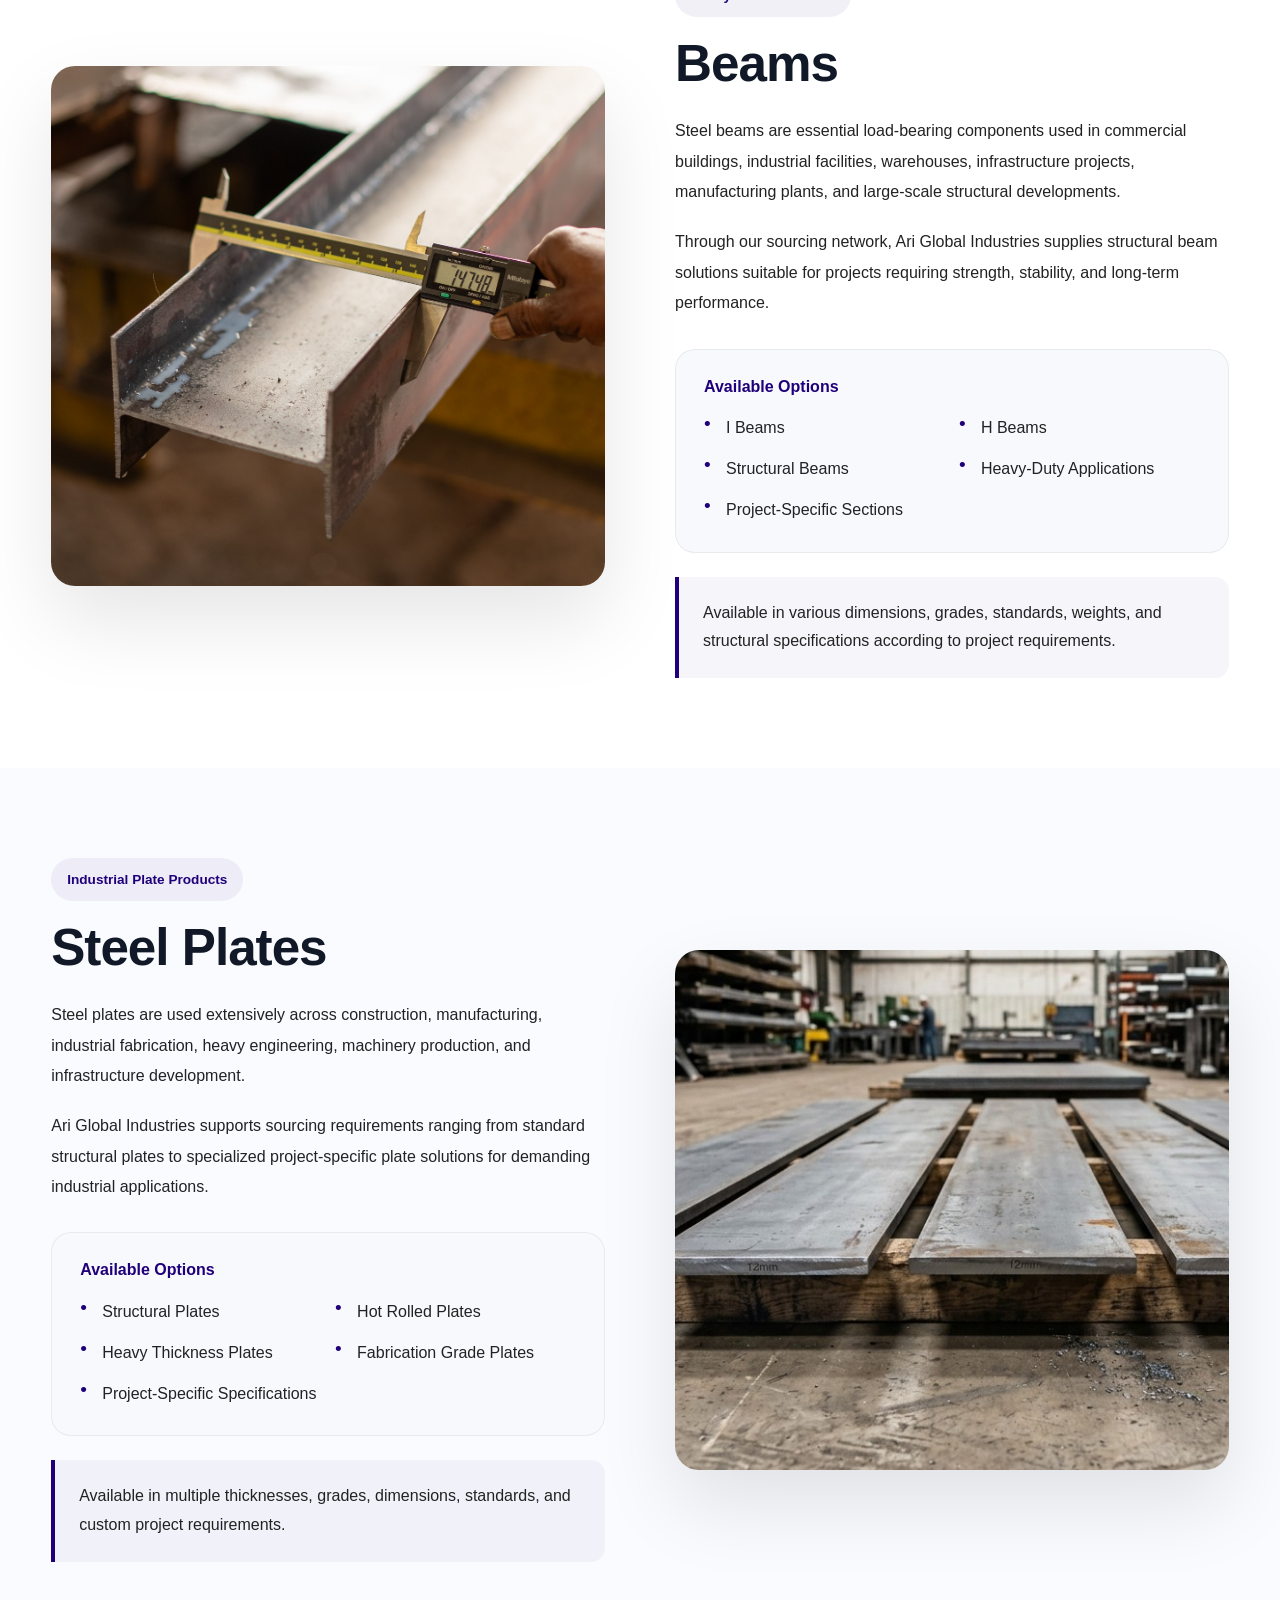
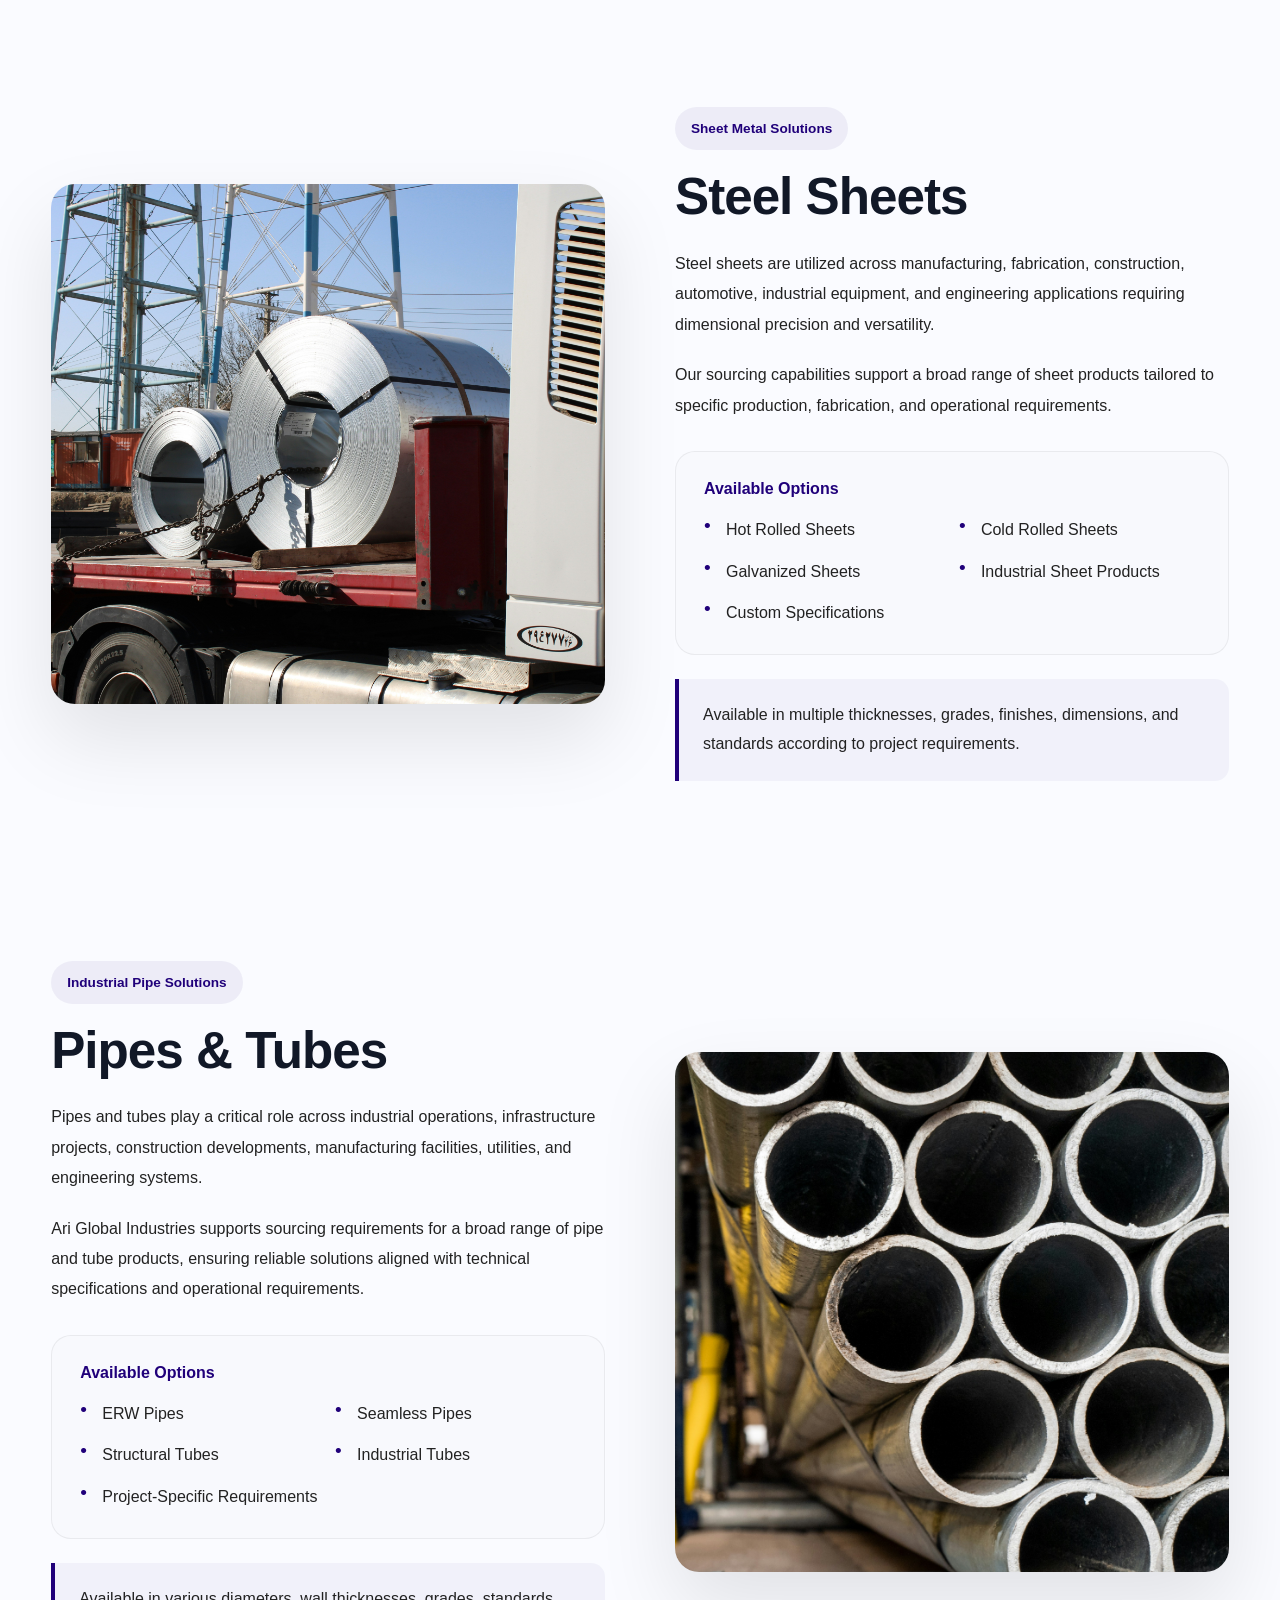
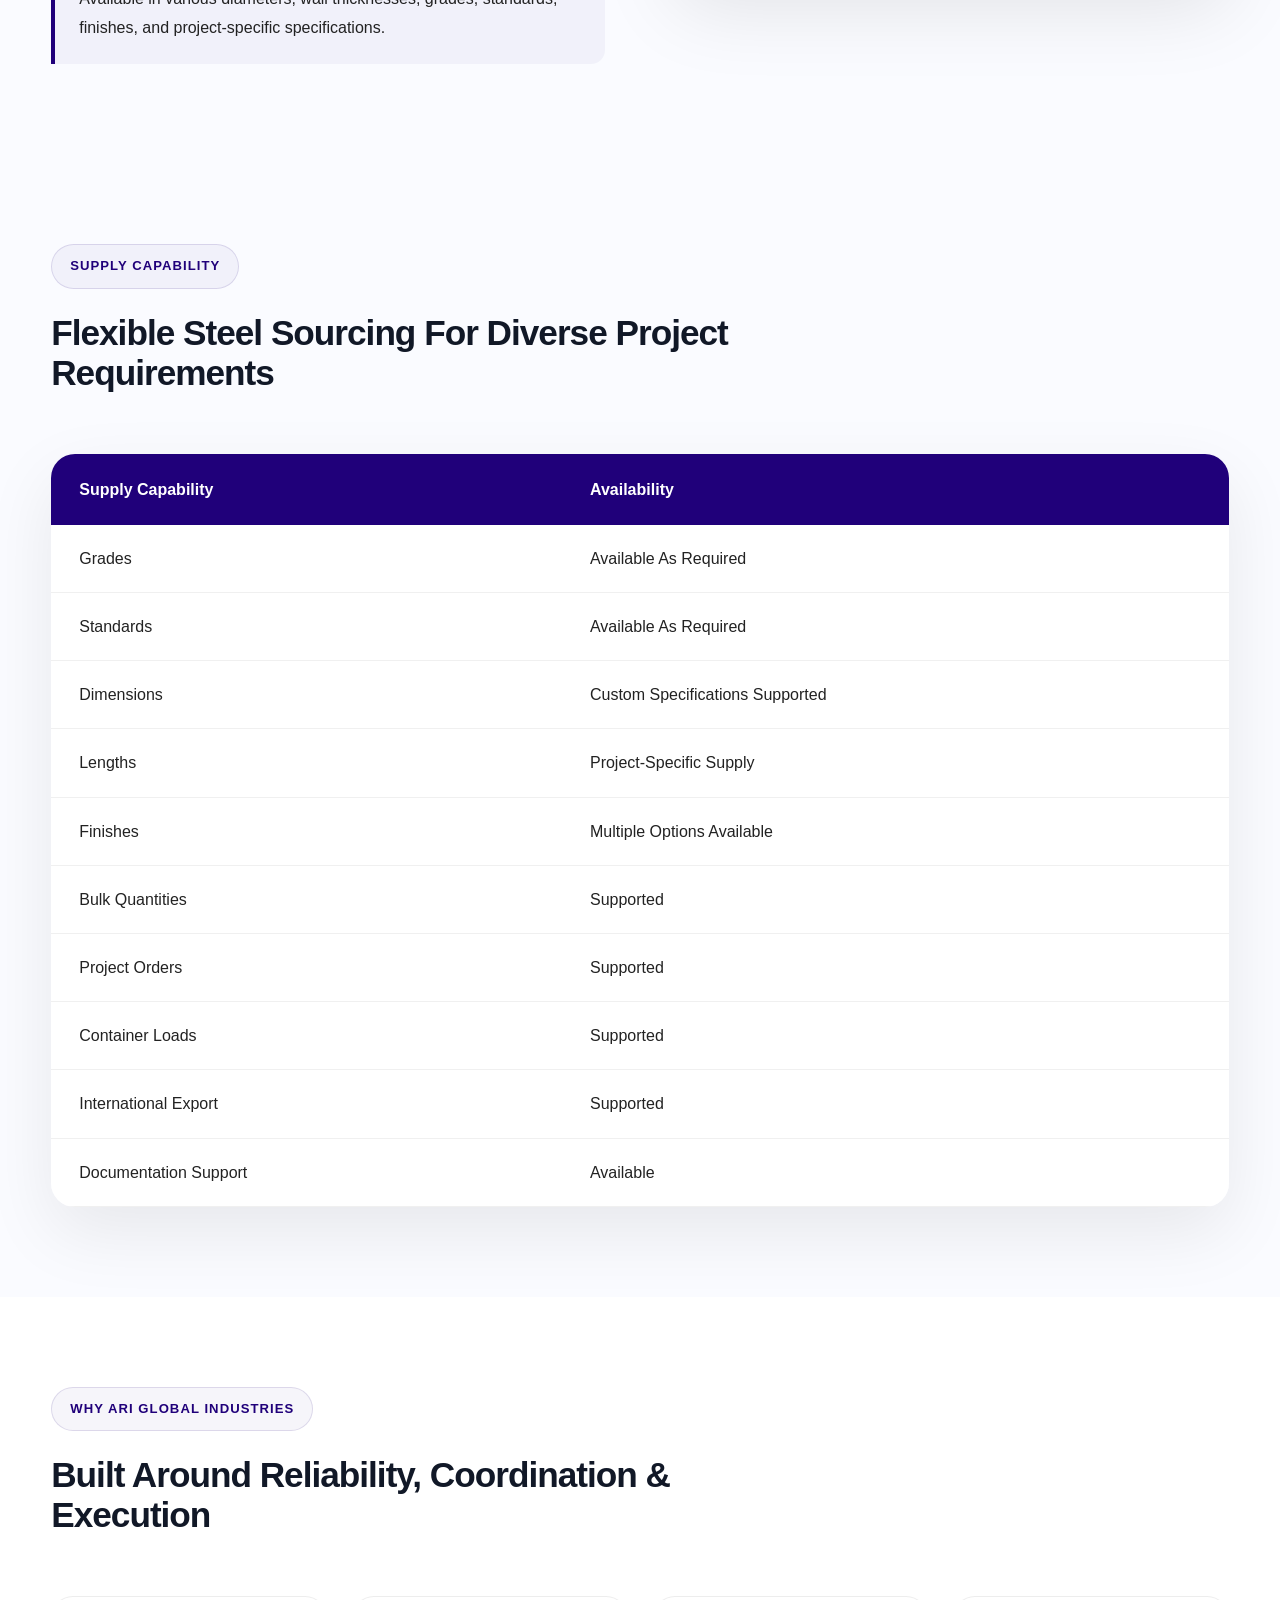
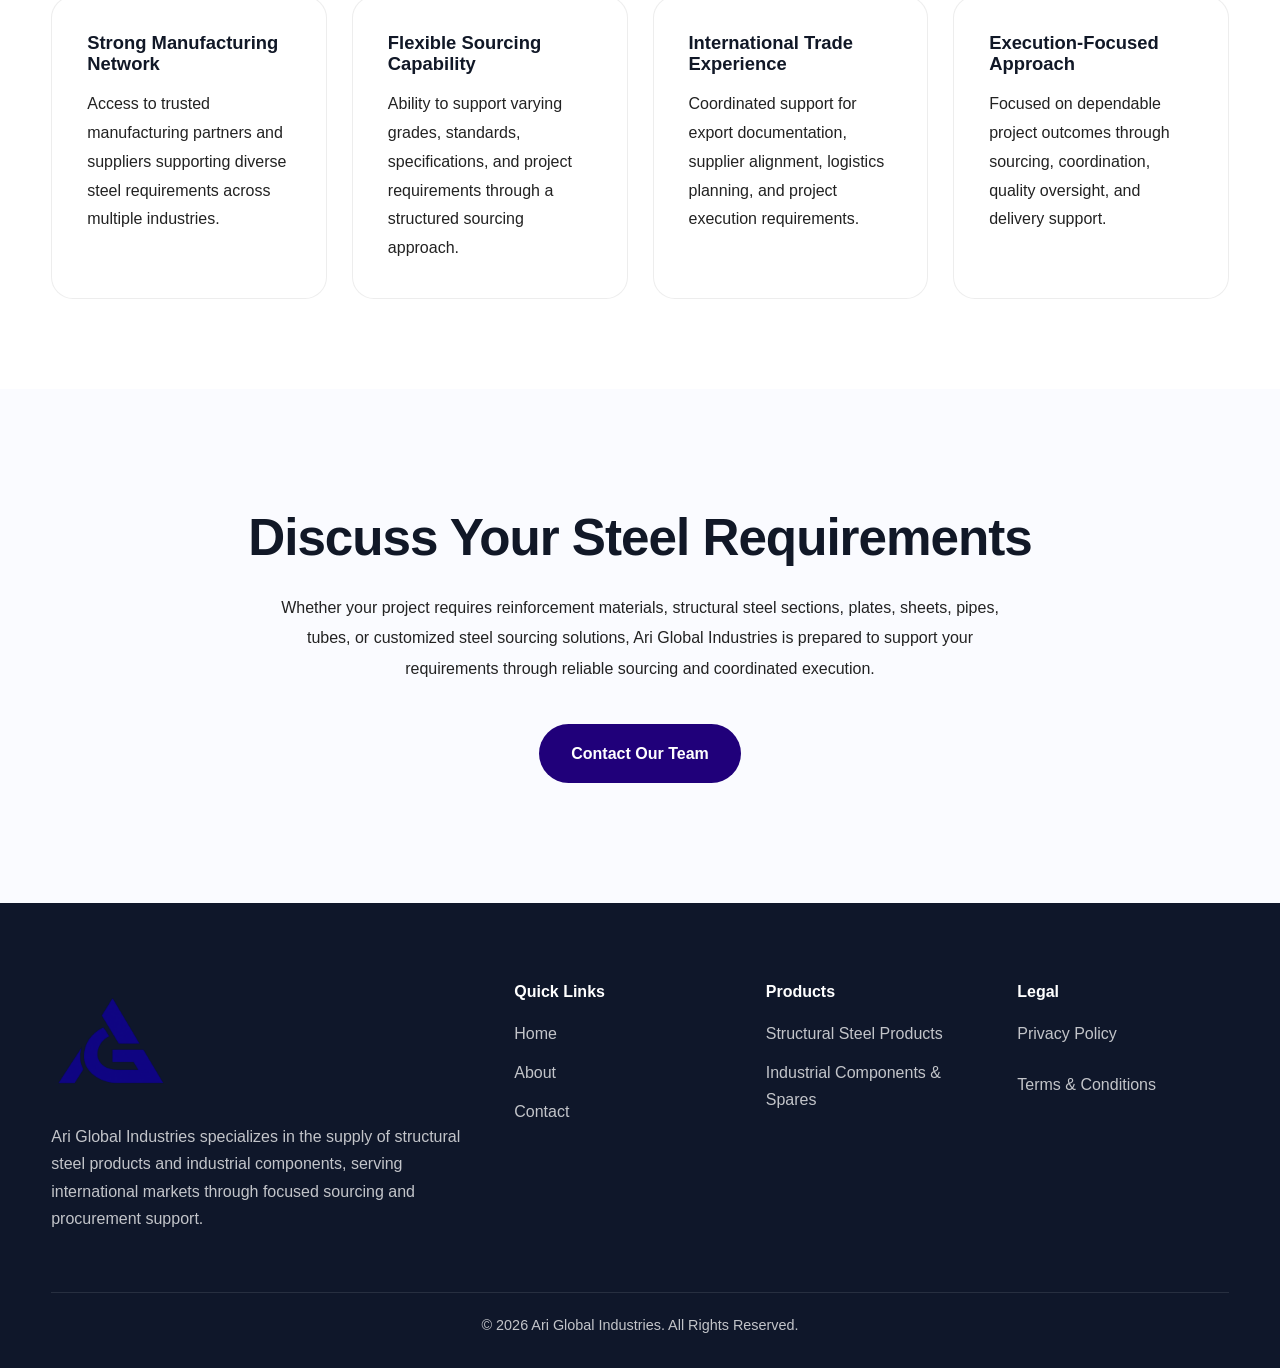
<file: steel-products.html>
<!DOCTYPE html>
<html lang="en">

<head>

    <meta charset="UTF-8">
    <link rel="canonical" href="https://arigindustries.com/steel-products">

    <meta name="viewport"
          content="width=device-width, initial-scale=1.0">

    <title>
        Steel Products & Structural Steel Supply |
        Ari Global Industries
    </title>

    <meta name="description"
content="Supply of TMT bars, round bars, square bars, flat bars, angles, channels, beams, steel plates, steel sheets, pipes, tubes, and project-specific steel requirements.">

<meta name="robots"
content="index, follow">

    <!-- Favicons -->

<link rel="icon" href="/favicon.ico" sizes="any">

<link rel="icon"
      type="image/png"
      sizes="32x32"
      href="favicon-32x32.png">

<link rel="icon"
      type="image/png"
      sizes="16x16"
      href="favicon-16x16.png">

<link rel="apple-touch-icon"
      href="apple-touch-icon.png">

<link rel="manifest"
      href="site.webmanifest">

<script type="application/ld+json">
{
  "@context":"https://schema.org",
  "@type":"Organization",
  "name":"Ari Global Industries",
  "url":"https://arigindustries.com/",
  "logo":"https://arigindustries.com/images/logo.png"
  "description": "Supplier of structural steel products and industrial components for international markets.",
  "knowsAbout": [
    "Structural Steel Products",
    "Industrial Components",
    "Industrial Fittings",
    "Steel Sourcing",
    "Industrial Hardware"
    ]
}
</script>                

    <link rel="stylesheet"
          href="style.css">

    <link rel="preconnect"
          href="https://fonts.googleapis.com">

    <link rel="preconnect"
          href="https://fonts.gstatic.com"
          crossorigin>

    <link href="https://fonts.googleapis.com/css2?family=Poppins:wght@300;400;500;600;700;800&display=swap"
          rel="stylesheet">

</head>

<body>

<!-- =======================================
     PRELOADER
======================================= -->

<div class="preloader">

    <div class="loader-logo">

        <img src="images/logo.png"
             alt="Ari Global Industries"
             width="180">

    </div>

</div>

<!-- =======================================
     HEADER
======================================= -->

<header class="header">

    <div class="container">

        <nav class="navbar">

            <a href="index.html"
               class="logo">

                <img src="images/logo.png"
                     alt="Ari Global Industries">

            </a>

            <ul class="nav-links">

                <li>
                    <a href="index.html">
                        Home
                    </a>
                </li>

                <li>
                    <a href="about.html">
                        About
                    </a>
                </li>

                <li class="dropdown">

                    <a href="#">
                        Products
                    </a>

                    <ul class="dropdown-menu">

                        <li>
                            <a href="steel-products.html">
                                Structural Steel Products 
                            </a>
                        </li>

                        <li>
                            <a href="industrial-components.html">
                                Industrial Components & Spares
                            </a>
                        </li>

                    </ul>

                </li>

                <li>
                    <a href="contact.html">
                        Contact
                    </a>
                </li>

            </ul>

            <button class="menu-toggle">

                <span></span>
                <span></span>
                <span></span>

            </button>

        </nav>

    </div>

</header>

<!-- =======================================
     HERO
======================================= -->

<section class="steel-hero">

    <div class="steel-hero-bg">

        <img src="images/steel-hero.jpg"
             alt="Structural Steel Products">

    </div>

    <div class="steel-overlay"></div>

    <div class="container">

        <div class="steel-hero-content">

            <span class="section-tag">

                Structural Steel & Industrial Products

            </span>

            <h1>

                Reliable Steel Supply
                For Construction,
                Manufacturing &
                Infrastructure Projects

            </h1>

            <p>

                Ari Global Industries supplies a broad
                range of structural steel products,
                reinforcement materials, plates,
                sheets, pipes, tubes, and industrial
                steel solutions through a trusted
                sourcing network built around quality,
                consistency, and project execution.

            </p>

            <div class="hero-buttons">

                <a href="contact.html"
                   class="btn-primary">

                    Discuss Requirements

                </a>

                <a href="#steel-capability"
                   class="btn-secondary">

                    Explore Products

                </a>

            </div>

        </div>

    </div>

</section>

<!-- =======================================
     INTRODUCTION
======================================= -->

<section class="steel-intro section-padding">

    <div class="container">

        <div class="section-heading">

            <span class="section-tag">

                Steel Supply Capability

            </span>

            <h2>

                Supporting Industrial,
                Commercial & Infrastructure
                Development

            </h2>

        </div>

        <div class="steel-intro-grid">

            <div class="steel-intro-content">

                <p>

                    Ari Global Industries provides
                    sourcing and supply solutions for
                    structural steel, reinforcement
                    materials, fabricated products,
                    industrial-grade steel components,
                    and project-specific requirements.

                </p>

                <p>

                    Through a strong manufacturing
                    and supplier network, we help
                    clients access steel products
                    aligned with technical
                    specifications, quality
                    requirements, project schedules,
                    and international sourcing needs.

                </p>

                <p>

                    Whether the requirement involves
                    construction, industrial
                    fabrication, manufacturing,
                    infrastructure development,
                    or specialized applications,
                    our objective is to provide
                    dependable supply solutions
                    backed by coordination,
                    consistency, and execution
                    support.

                </p>

            </div>

            <div class="steel-capability-box"
                 id="steel-capability">

                <h3>

                    Available Supply Support

                </h3>

                <ul>

                    <li>
                        International Sourcing
                    </li>

                    <li>
                        Custom Grades & Standards
                    </li>

                    <li>
                        Project Quantity Supply
                    </li>

                    <li>
                        Bulk Order Support
                    </li>

                    <li>
                        Container Load Coordination
                    </li>

                    <li>
                        Export Documentation
                    </li>

                    <li>
                        Quality Verification
                    </li>

                    <li>
                        Multi-Supplier Coordination
                    </li>

                </ul>

            </div>

        </div>

    </div>

</section>

<!-- =======================================
     STEEL PRODUCT NAVIGATOR
======================================= -->

<section class="steel-navigation section-padding">

    <div class="container">

        <div class="section-heading">

            <span class="section-tag">

                Product Categories

            </span>

            <h2>

                Explore Our Steel Product Range

            </h2>

            <p>

                Select a product category below to
                quickly navigate to detailed supply
                information and capabilities.

            </p>

        </div>

        <div class="steel-nav-grid">

            <a href="#rebars"
               class="steel-nav-card">

                <img src="images/rebars.jpg"
                     alt="TMT Bars">

                <h3>TMT Bars</h3>

            </a>

            <a href="#round-bars"
               class="steel-nav-card">

                <img src="images/round-bars.jpg"
                     alt="Round Bars">

                <h3>Round Bars</h3>

            </a>

            <a href="#square-bars"
               class="steel-nav-card">

                <img src="images/square-bars.jpg"
                     alt="Square Bars">

                <h3>Square Bars</h3>

            </a>

            <a href="#flat-bars"
               class="steel-nav-card">

                <img src="images/flat-bars.jpg"
                     alt="Flat Bars">

                <h3>Flat Bars</h3>

            </a>

            <a href="#angles"
               class="steel-nav-card">

                <img src="images/angles.jpg"
                     alt="Angles">

                <h3>Angles</h3>

            </a>

            <a href="#channels"
               class="steel-nav-card">

                <img src="images/channels.jpg"
                     alt="Channels">

                <h3>Channels</h3>

            </a>

            <a href="#beams"
               class="steel-nav-card">

                <img src="images/beams.jpg"
                     alt="Beams">

                <h3>Beams</h3>

            </a>

            <a href="#plates"
               class="steel-nav-card">

                <img src="images/steel-plates.jpg"
                     alt="Steel Plates">

                <h3>Steel Plates</h3>

            </a>

            <a href="#sheets"
               class="steel-nav-card">

                <img src="images/steel-sheets.jpg"
                     alt="Steel Sheets">

                <h3>Steel Sheets</h3>

            </a>

            <a href="#pipes"
               class="steel-nav-card">

                <img src="images/pipes-tubes.jpg"
                     alt="Pipes & Tubes">

                <h3>Pipes & Tubes</h3>

            </a>

        </div>

    </div>

</section>

<!-- =======================================
     TMT BARS (REBARS)
======================================= -->

<section id="rebars"
         class="steel-product-section section-padding">

    <div class="container">

        <div class="steel-product-grid">

            <div class="steel-product-image">

                <img src="images/rebars.jpg"
                     alt="TMT Bars Rebars">

            </div>

            <div class="steel-product-content">

                <span class="product-label">

                    Reinforcement Steel

                </span>

                <h2>

                    TMT Bars (Rebars)

                </h2>

                <p>

                    TMT bars are widely used in
                    reinforced concrete structures,
                    industrial developments,
                    infrastructure projects,
                    commercial construction,
                    and heavy-duty applications
                    requiring strength,
                    durability, and structural
                    reliability.

                </p>

                <p>

                    Ari Global Industries supports
                    the sourcing and supply of TMT
                    bars across multiple project
                    requirements, helping clients
                    access suitable reinforcement
                    solutions based on engineering
                    specifications and operational needs.

                </p>

                <div class="product-feature-box">

                    <h4>Applications</h4>

                    <ul>

                        <li>Residential Construction</li>
                        <li>Commercial Buildings</li>
                        <li>Industrial Facilities</li>
                        <li>Infrastructure Projects</li>
                        <li>Bridges & Civil Structures</li>

                    </ul>

                </div>

                <div class="product-note">

                    Available in various grades,
                    standards, diameters, lengths,
                    and specifications according
                    to project requirements.

                </div>

            </div>

        </div>

    </div>

</section>
<!-- =======================================
     ROUND BARS
======================================= -->

<section id="round-bars"
         class="steel-product-section section-padding steel-alt">

    <div class="container">

        <div class="steel-product-grid reverse">

            <div class="steel-product-image">

                <img src="images/round-bars.jpg"
                     alt="Round Bars">

            </div>

            <div class="steel-product-content">

                <span class="product-label">

                    Engineering Steel Products

                </span>

                <h2>

                    Round Bars

                </h2>

                <p>

                    Round bars are widely utilized across
                    manufacturing, fabrication, machining,
                    engineering, and industrial processing
                    applications where strength, dimensional
                    consistency, and versatility are critical.

                </p>

                <p>

                    Through our sourcing network, Ari Global
                    Industries supports requirements ranging
                    from standard commercial applications to
                    specialized industrial and engineering
                    projects requiring specific material
                    characteristics and compliance standards.

                </p>

                <div class="product-feature-box">

                    <h4>Applications</h4>

                    <ul>

                        <li>General Engineering</li>
                        <li>Industrial Fabrication</li>
                        <li>Manufacturing Operations</li>
                        <li>Machined Components</li>
                        <li>Infrastructure Projects</li>

                    </ul>

                </div>

                <div class="product-note">

                    Available in multiple grades,
                    diameters, finishes, standards,
                    and custom specifications
                    based on project requirements.

                </div>

            </div>

        </div>

    </div>

</section>

<!-- =======================================
     SQUARE BARS
======================================= -->

<section id="square-bars"
         class="steel-product-section section-padding">

    <div class="container">

        <div class="steel-product-grid">

            <div class="steel-product-image">

                <img src="images/square-bars.jpg"
                     alt="Square Bars">

            </div>

            <div class="steel-product-content">

                <span class="product-label">

                    Structural & Fabrication Steel

                </span>

                <h2>

                    Square Bars

                </h2>

                <p>

                    Square bars are commonly used
                    in fabrication, machinery,
                    architectural metalwork,
                    support structures, and
                    industrial manufacturing
                    environments requiring dependable
                    structural performance.

                </p>

                <p>

                    Ari Global Industries supplies
                    square bar solutions suitable
                    for a broad range of commercial,
                    industrial, and infrastructure
                    applications through reliable
                    sourcing and coordinated delivery.

                </p>

                <div class="product-feature-box">

                    <h4>Applications</h4>

                    <ul>

                        <li>Industrial Fabrication</li>
                        <li>Structural Frameworks</li>
                        <li>Manufacturing Components</li>
                        <li>Support Structures</li>
                        <li>Engineering Projects</li>

                    </ul>

                </div>

                <div class="product-note">

                    Available in various dimensions,
                    grades, standards, finishes,
                    and project-specific requirements.

                </div>

            </div>

        </div>

    </div>

</section>

<!-- =======================================
     FLAT BARS
======================================= -->

<section id="flat-bars"
         class="steel-product-section section-padding steel-alt">

    <div class="container">

        <div class="steel-product-grid reverse">

            <div class="steel-product-image">

                <img src="images/flat-bars.jpg"
                     alt="Flat Bars">

            </div>

            <div class="steel-product-content">

                <span class="product-label">

                    Industrial Steel Products

                </span>

                <h2>

                    Flat Bars

                </h2>

                <p>

                    Flat bars serve a wide variety
                    of structural, fabrication,
                    manufacturing, and infrastructure
                    applications where flexibility
                    and reliable performance are
                    required.

                </p>

                <p>

                    Used extensively across
                    construction, machinery support
                    systems, industrial frameworks,
                    and engineering projects,
                    flat bars remain among the most
                    versatile steel products available.

                </p>

                <div class="product-feature-box">

                    <h4>Applications</h4>

                    <ul>

                        <li>Structural Fabrication</li>
                        <li>Construction Projects</li>
                        <li>Industrial Equipment</li>
                        <li>Support Systems</li>
                        <li>Engineering Applications</li>

                    </ul>

                </div>

                <div class="product-note">

                    Available in various widths,
                    thicknesses, grades,
                    specifications, and
                    project-specific dimensions.

                </div>

            </div>

        </div>

    </div>

</section>

<!-- =======================================
     ANGLES
======================================= -->

<section id="angles"
         class="steel-product-section section-padding">

    <div class="container">

        <div class="steel-product-grid">

            <div class="steel-product-image">

                <img src="images/angles.jpg"
                     alt="Steel Angles">

            </div>

            <div class="steel-product-content">

                <span class="product-label">

                    Structural Steel Sections

                </span>

                <h2>

                    Angles

                </h2>

                <p>

                    Steel angles are fundamental
                    structural elements used across
                    buildings, industrial facilities,
                    infrastructure developments,
                    support systems, and fabricated
                    steel structures.

                </p>

                <p>

                    Ari Global Industries supplies
                    both equal and unequal angle
                    sections suitable for diverse
                    engineering, construction,
                    and industrial applications.

                </p>

                <div class="product-feature-box">

                    <h4>Available Options</h4>

                    <ul>

                        <li>Equal Angles</li>
                        <li>Unequal Angles</li>
                        <li>Structural Applications</li>
                        <li>Fabrication Projects</li>
                        <li>Industrial Installations</li>

                    </ul>

                </div>

                <div class="product-note">

                    Available in multiple section
                    sizes, standards, grades,
                    thicknesses, and project-specific
                    requirements.

                </div>

            </div>

        </div>

    </div>

</section>
<!-- =======================================
     CHANNELS
======================================= -->

<section id="channels"
         class="steel-product-section section-padding steel-alt">

    <div class="container">

        <div class="steel-product-grid reverse">

            <div class="steel-product-image">

                <img src="images/channels.jpg"
                     alt="Steel Channels">

            </div>

            <div class="steel-product-content">

                <span class="product-label">

                    Structural Steel Sections

                </span>

                <h2>

                    Channels

                </h2>

                <p>

                    Steel channels are widely utilized
                    in structural frameworks, industrial
                    facilities, equipment supports,
                    fabrication projects, and infrastructure
                    developments where strength and load
                    distribution are important design
                    considerations.

                </p>

                <p>

                    Ari Global Industries supports
                    sourcing and supply requirements
                    for channel sections across a wide
                    range of industrial and commercial
                    applications through a dependable
                    supplier network.

                </p>

                <div class="product-feature-box">

                    <h4>Applications</h4>

                    <ul>

                        <li>Structural Frameworks</li>
                        <li>Industrial Buildings</li>
                        <li>Equipment Support Structures</li>
                        <li>Fabrication Projects</li>
                        <li>Infrastructure Development</li>

                    </ul>

                </div>

                <div class="product-note">

                    Available in various sizes,
                    section profiles, grades,
                    standards, lengths, and
                    project-specific requirements.

                </div>

            </div>

        </div>

    </div>

</section>

<!-- =======================================
     BEAMS
======================================= -->

<section id="beams"
         class="steel-product-section section-padding">

    <div class="container">

        <div class="steel-product-grid">

            <div class="steel-product-image">

                <img src="images/beams.jpg"
                     alt="Structural Steel Beams">

            </div>

            <div class="steel-product-content">

                <span class="product-label">

                    Heavy Structural Steel

                </span>

                <h2>

                    Beams

                </h2>

                <p>

                    Steel beams are essential load-bearing
                    components used in commercial buildings,
                    industrial facilities, warehouses,
                    infrastructure projects, manufacturing
                    plants, and large-scale structural
                    developments.

                </p>

                <p>

                    Through our sourcing network,
                    Ari Global Industries supplies
                    structural beam solutions suitable
                    for projects requiring strength,
                    stability, and long-term performance.

                </p>

                <div class="product-feature-box">

                    <h4>Available Options</h4>

                    <ul>

                        <li>I Beams</li>
                        <li>H Beams</li>
                        <li>Structural Beams</li>
                        <li>Heavy-Duty Applications</li>
                        <li>Project-Specific Sections</li>

                    </ul>

                </div>

                <div class="product-note">

                    Available in various dimensions,
                    grades, standards, weights,
                    and structural specifications
                    according to project requirements.

                </div>

            </div>

        </div>

    </div>

</section>

<!-- =======================================
     STEEL PLATES
======================================= -->

<section id="plates"
         class="steel-product-section section-padding steel-alt">

    <div class="container">

        <div class="steel-product-grid reverse">

            <div class="steel-product-image">

                <img src="images/steel-plates.jpg"
                     alt="Steel Plates">

            </div>

            <div class="steel-product-content">

                <span class="product-label">

                    Industrial Plate Products

                </span>

                <h2>

                    Steel Plates

                </h2>

                <p>

                    Steel plates are used extensively
                    across construction, manufacturing,
                    industrial fabrication, heavy
                    engineering, machinery production,
                    and infrastructure development.

                </p>

                <p>

                    Ari Global Industries supports
                    sourcing requirements ranging
                    from standard structural plates
                    to specialized project-specific
                    plate solutions for demanding
                    industrial applications.

                </p>

                <div class="product-feature-box">

                    <h4>Available Options</h4>

                    <ul>

                        <li>Structural Plates</li>
                        <li>Hot Rolled Plates</li>
                        <li>Heavy Thickness Plates</li>
                        <li>Fabrication Grade Plates</li>
                        <li>Project-Specific Specifications</li>

                    </ul>

                </div>

                <div class="product-note">

                    Available in multiple thicknesses,
                    grades, dimensions, standards,
                    and custom project requirements.

                </div>

            </div>

        </div>

    </div>

</section>

<!-- =======================================
     STEEL SHEETS
======================================= -->

<section id="sheets"
         class="steel-product-section section-padding steel-alt">

    <div class="container">

        <div class="steel-product-grid">

            <div class="steel-product-image">

                <img src="images/steel-sheets.jpg"
                     alt="Steel Sheets">

            </div>

            <div class="steel-product-content">

                <span class="product-label">

                    Sheet Metal Solutions

                </span>

                <h2>

                    Steel Sheets

                </h2>

                <p>

                    Steel sheets are utilized across
                    manufacturing, fabrication,
                    construction, automotive,
                    industrial equipment, and
                    engineering applications requiring
                    dimensional precision and
                    versatility.

                </p>

                <p>

                    Our sourcing capabilities support
                    a broad range of sheet products
                    tailored to specific production,
                    fabrication, and operational
                    requirements.

                </p>

                <div class="product-feature-box">

                    <h4>Available Options</h4>

                    <ul>

                        <li>Hot Rolled Sheets</li>
                        <li>Cold Rolled Sheets</li>
                        <li>Galvanized Sheets</li>
                        <li>Industrial Sheet Products</li>
                        <li>Custom Specifications</li>

                    </ul>

                </div>

                <div class="product-note">

                    Available in multiple thicknesses,
                    grades, finishes, dimensions,
                    and standards according to
                    project requirements.

                </div>

            </div>

        </div>

    </div>

</section>

<!-- =======================================
     PIPES & TUBES
======================================= -->

<section id="pipes"
         class="steel-product-section section-padding steel-alt">

    <div class="container">

        <div class="steel-product-grid reverse">

            <div class="steel-product-image">

                <img src="images/pipes-tubes.jpg"
                     alt="Steel Pipes and Tubes">

            </div>

            <div class="steel-product-content">

                <span class="product-label">

                    Industrial Pipe Solutions

                </span>

                <h2>

                    Pipes & Tubes

                </h2>

                <p>

                    Pipes and tubes play a critical role
                    across industrial operations,
                    infrastructure projects,
                    construction developments,
                    manufacturing facilities,
                    utilities, and engineering systems.

                </p>

                <p>

                    Ari Global Industries supports
                    sourcing requirements for a broad
                    range of pipe and tube products,
                    ensuring reliable solutions aligned
                    with technical specifications and
                    operational requirements.

                </p>

                <div class="product-feature-box">

                    <h4>Available Options</h4>

                    <ul>

                        <li>ERW Pipes</li>
                        <li>Seamless Pipes</li>
                        <li>Structural Tubes</li>
                        <li>Industrial Tubes</li>
                        <li>Project-Specific Requirements</li>

                    </ul>

                </div>

                <div class="product-note">

                    Available in various diameters,
                    wall thicknesses, grades,
                    standards, finishes, and
                    project-specific specifications.

                </div>

            </div>

        </div>

    </div>

</section>
<!-- =======================================
     SUPPLY CAPABILITY MATRIX
======================================= -->

<section class="steel-capability-section section-padding">

    <div class="container">

        <div class="section-heading">

            <span class="section-tag">

                Supply Capability

            </span>

            <h2>

                Flexible Steel Sourcing
                For Diverse Project Requirements

            </h2>

        </div>

        <div class="capability-table-wrapper">

            <table class="capability-table">

                <thead>

                    <tr>

                        <th>Supply Capability</th>
                        <th>Availability</th>

                    </tr>

                </thead>

                <tbody>

                    <tr>

                        <td>Grades</td>

                        <td>
                            Available As Required
                        </td>

                    </tr>

                    <tr>

                        <td>Standards</td>

                        <td>
                            Available As Required
                        </td>

                    </tr>

                    <tr>

                        <td>Dimensions</td>

                        <td>
                            Custom Specifications Supported
                        </td>

                    </tr>

                    <tr>

                        <td>Lengths</td>

                        <td>
                            Project-Specific Supply
                        </td>

                    </tr>

                    <tr>

                        <td>Finishes</td>

                        <td>
                            Multiple Options Available
                        </td>

                    </tr>

                    <tr>

                        <td>Bulk Quantities</td>

                        <td>
                            Supported
                        </td>

                    </tr>

                    <tr>

                        <td>Project Orders</td>

                        <td>
                            Supported
                        </td>

                    </tr>

                    <tr>

                        <td>Container Loads</td>

                        <td>
                            Supported
                        </td>

                    </tr>

                    <tr>

                        <td>International Export</td>

                        <td>
                            Supported
                        </td>

                    </tr>

                    <tr>

                        <td>Documentation Support</td>

                        <td>
                            Available
                        </td>

                    </tr>

                </tbody>

            </table>

        </div>

    </div>

</section>

<!-- =======================================
     WHY CHOOSE US
======================================= -->

<section class="steel-why section-padding">

    <div class="container">

        <div class="section-heading">

            <span class="section-tag">

                Why Ari Global Industries

            </span>

            <h2>

                Built Around Reliability,
                Coordination & Execution

            </h2>

        </div>

        <div class="steel-why-grid">

            <div class="steel-why-card">

                <h3>

                    Strong Manufacturing Network

                </h3>

                <p>

                    Access to trusted manufacturing
                    partners and suppliers supporting
                    diverse steel requirements across
                    multiple industries.

                </p>

            </div>

            <div class="steel-why-card">

                <h3>

                    Flexible Sourcing Capability

                </h3>

                <p>

                    Ability to support varying grades,
                    standards, specifications, and
                    project requirements through a
                    structured sourcing approach.

                </p>

            </div>

            <div class="steel-why-card">

                <h3>

                    International Trade Experience

                </h3>

                <p>

                    Coordinated support for export
                    documentation, supplier alignment,
                    logistics planning, and project
                    execution requirements.

                </p>

            </div>

            <div class="steel-why-card">

                <h3>

                    Execution-Focused Approach

                </h3>

                <p>

                    Focused on dependable project
                    outcomes through sourcing,
                    coordination, quality oversight,
                    and delivery support.

                </p>

            </div>

        </div>

    </div>

</section>

<!-- =======================================
     FINAL CTA
======================================= -->

<section class="steel-cta">

    <div class="container">

        <div class="cta-box">

            <h2>

                Discuss Your Steel
                Requirements

            </h2>

            <p>

                Whether your project requires
                reinforcement materials,
                structural steel sections,
                plates, sheets, pipes,
                tubes, or customized steel
                sourcing solutions, Ari Global
                Industries is prepared to support
                your requirements through reliable
                sourcing and coordinated execution.

            </p>

            <a href="contact.html"
               class="btn-primary">

                Contact Our Team

            </a>

        </div>

    </div>

</section>

<!-- =======================================
     FOOTER
======================================= -->

<footer class="footer">

    <div class="container">

        <div class="footer-grid">

            <div>

                <img src="images/logo.png"
                     alt="Ari Global Industries"
                     class="footer-logo">

                <p>

                    Ari Global Industries specializes in the supply
    of structural steel products and industrial
    components, serving international markets
    through focused sourcing and procurement support.

                </p>

            </div>

            <div>

                <h4>Quick Links</h4>

                <a href="index.html">Home</a>
                <a href="about.html">About</a>
                <a href="contact.html">Contact</a>

            </div>

            <div>

                <h4>Products</h4>

                <a href="steel-products.html">
                     Structural Steel Products
                </a>

                <a href="industrial-components.html">
                    Industrial Components & Spares
                </a>

            </div>

            <div class="footer-column">

                    <h4>
                        Legal
                    </h4>

                    <ul>

                        <li>
                            <a href="privacy-policy.html">
                                Privacy Policy
                            </a>
                        </li>

                        <li>
                            <a href="terms-and-conditions.html">
                                Terms & Conditions
                            </a>
                        </li>

                    </ul>

                </div>

        </div>

        <div class="footer-bottom">

            <p>

                © 2026 Ari Global Industries.
                All Rights Reserved.

            </p>

        </div>

    </div>

</footer>

<script src="main.js"></script>

</body>
</html>
</file>
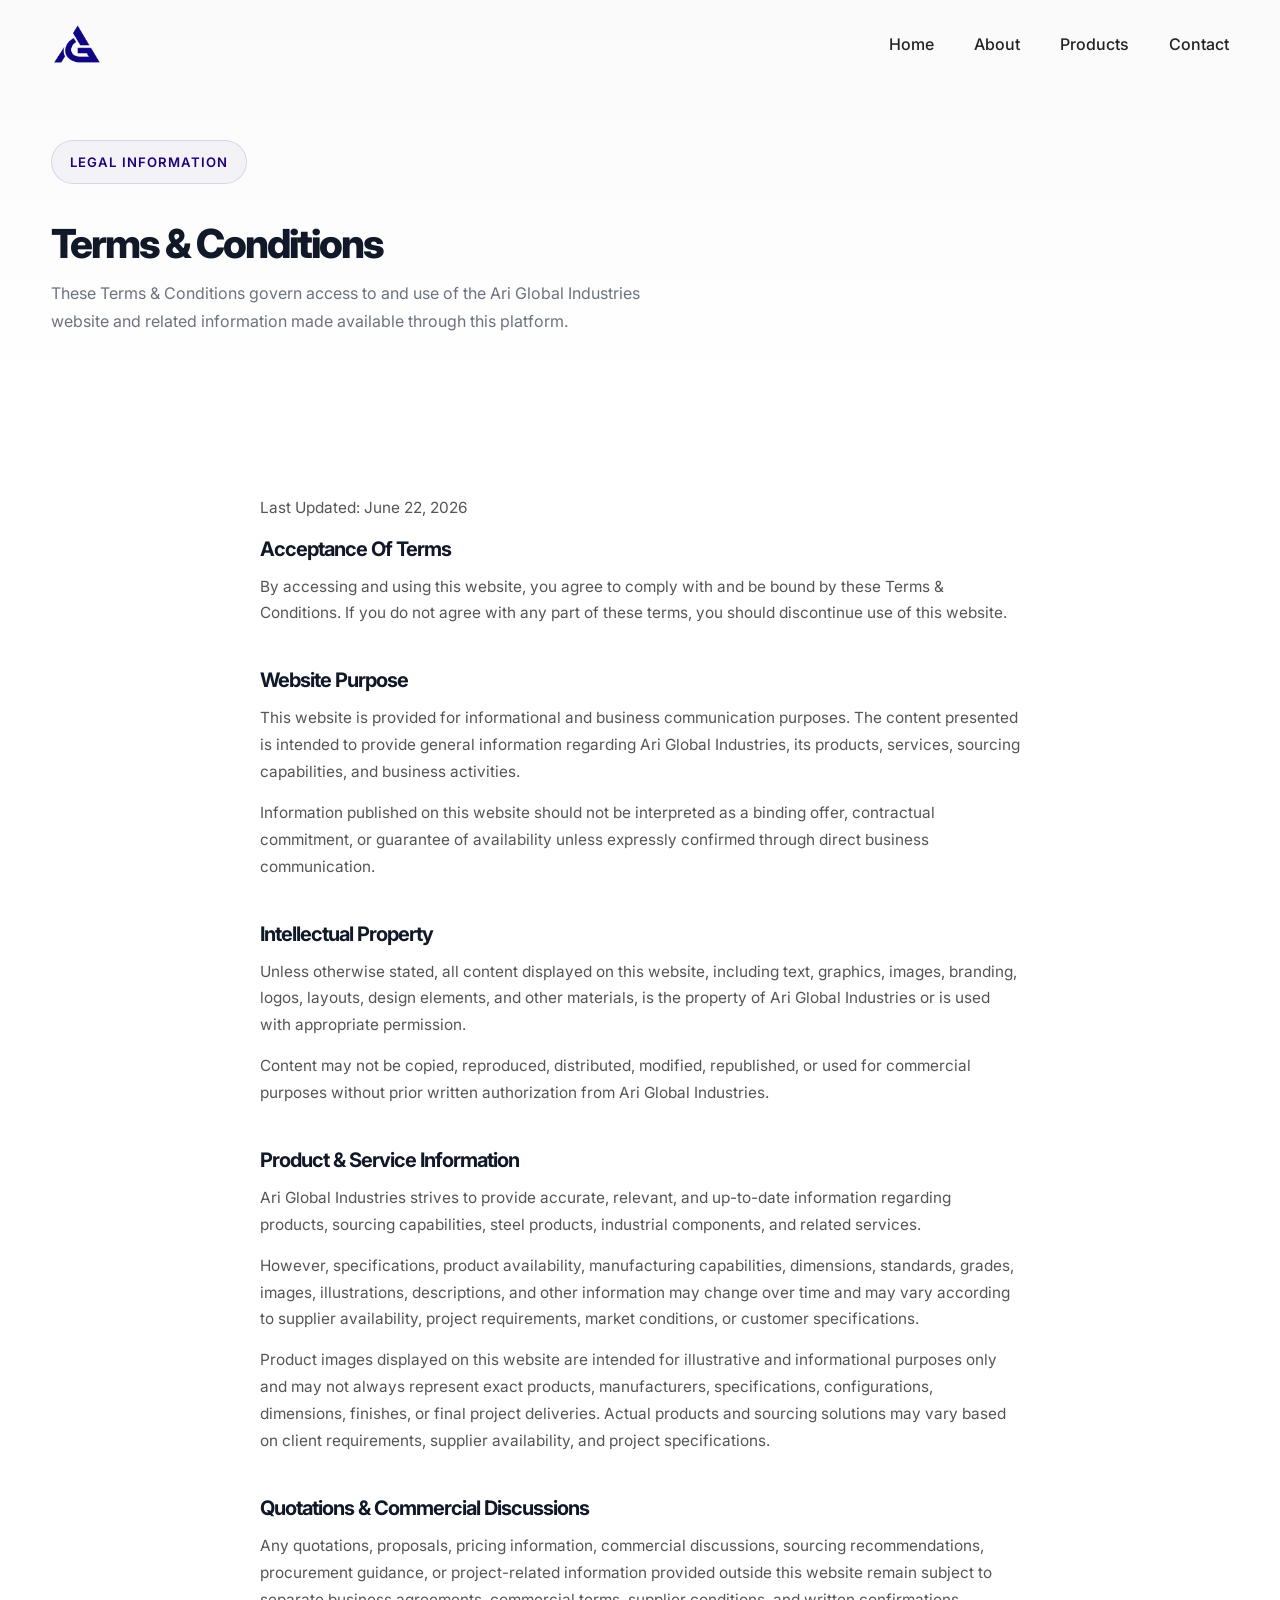
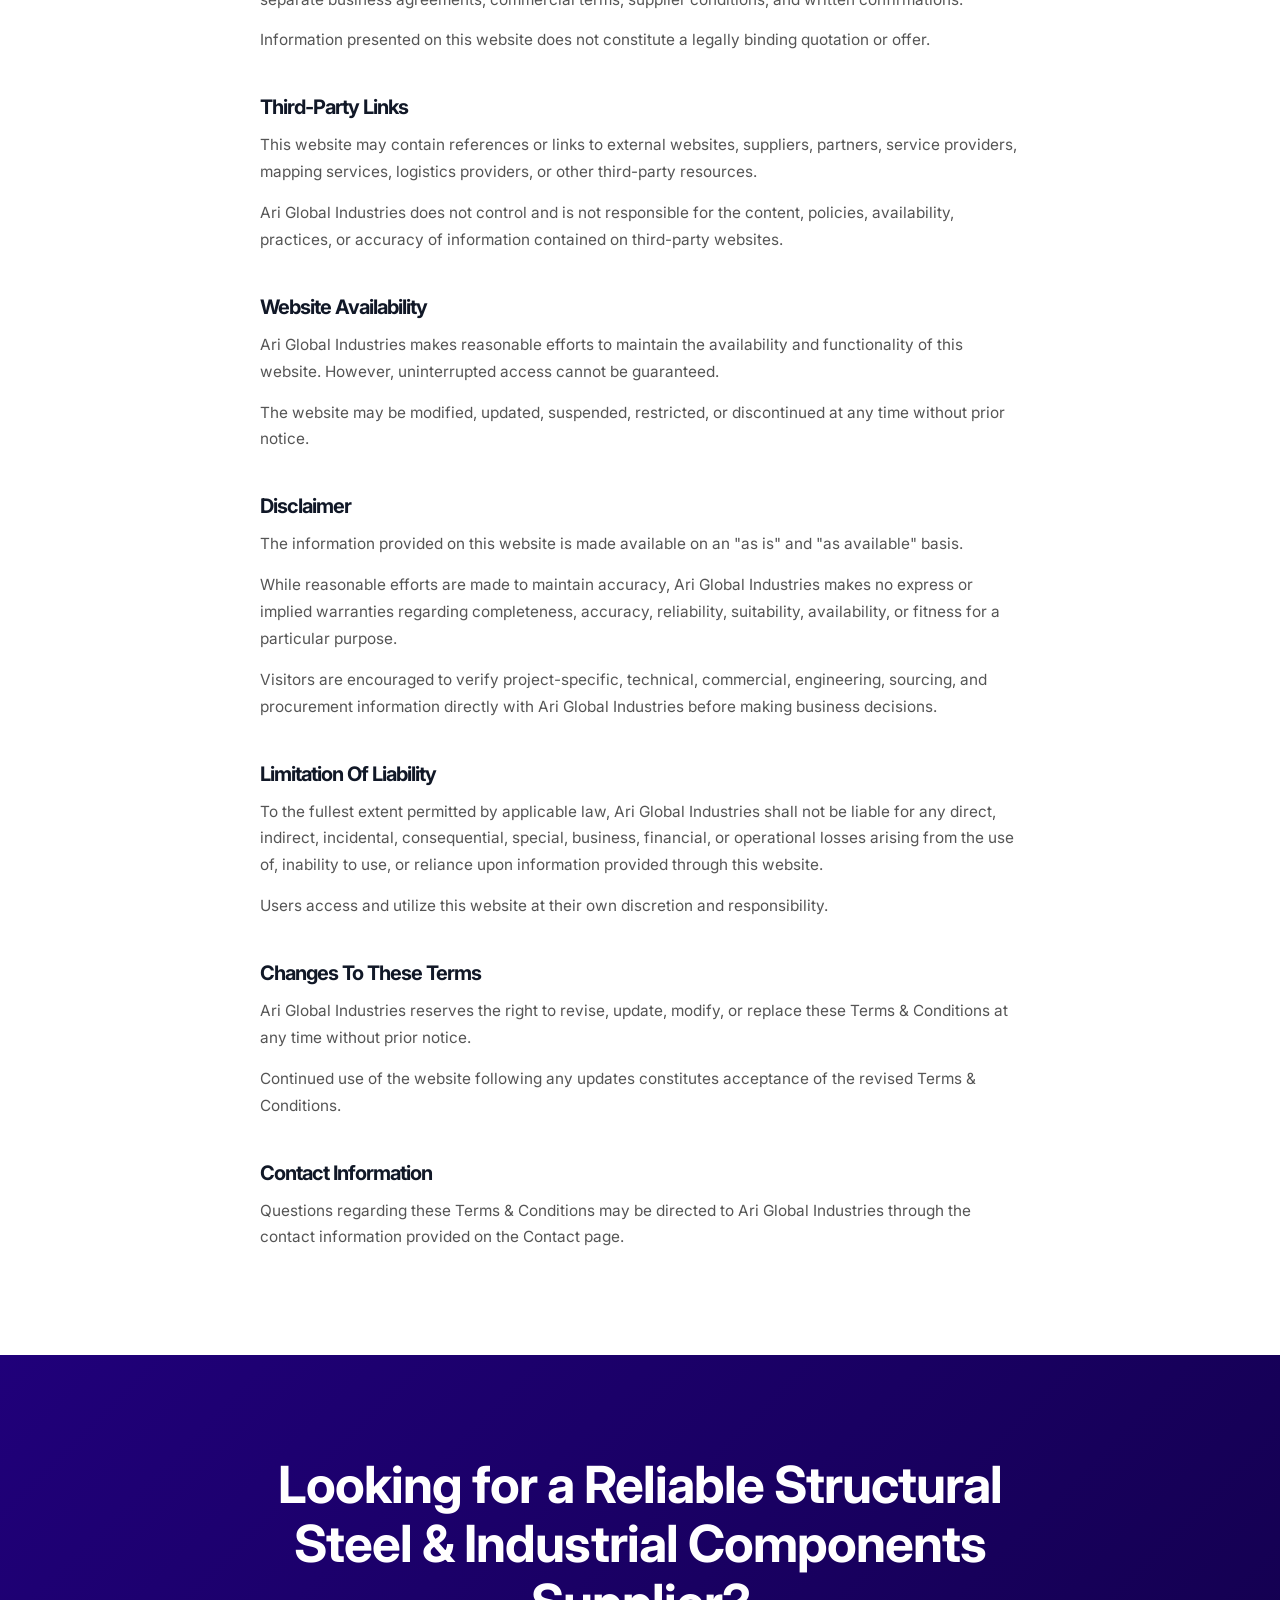
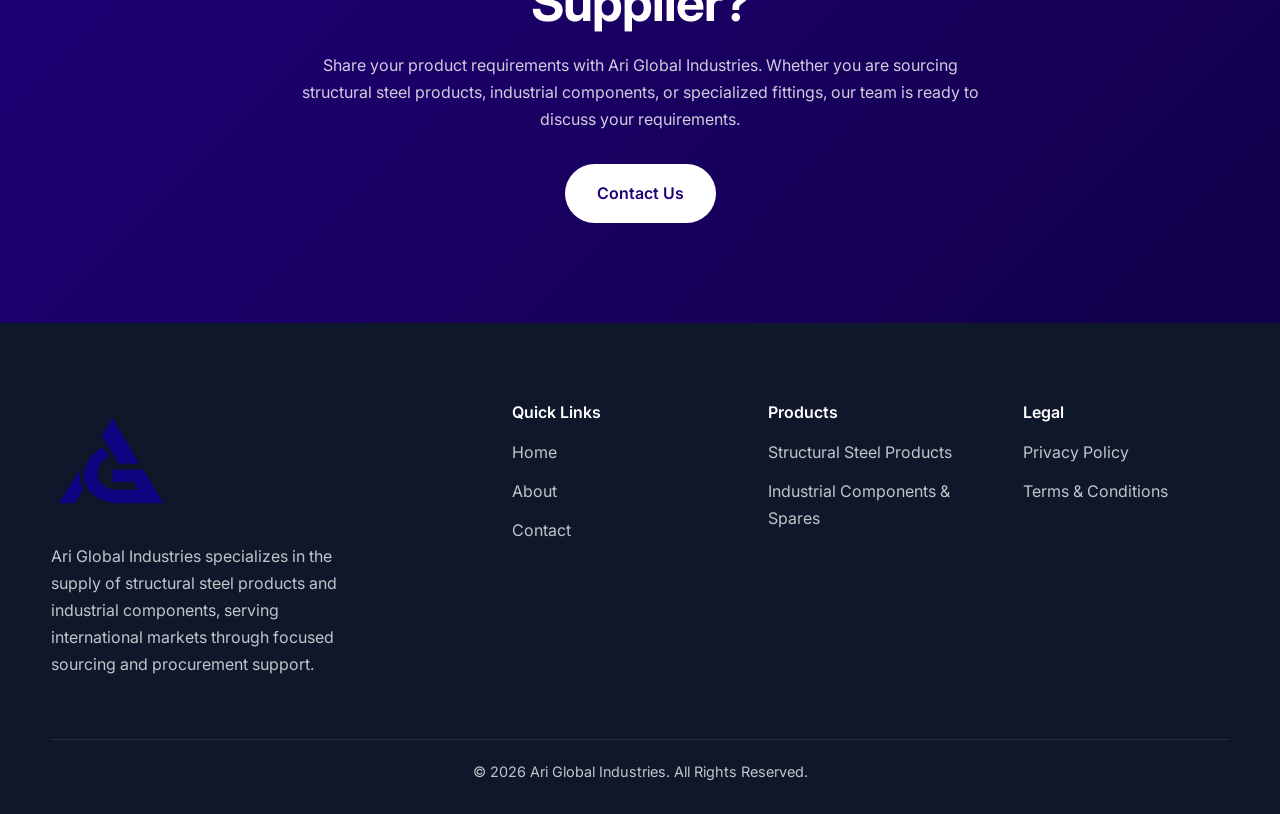
<file: terms-and-conditions.html>
<!DOCTYPE html>
<html lang="en">

<head>

    <meta charset="UTF-8">

    <link rel="canonical"
          href="https://arigindustries.com/terms-and-conditions">

    <meta name="viewport"
          content="width=device-width, initial-scale=1.0">

    <title>
        Terms & Conditions | Ari Global Industries
    </title>

    <meta name="description"
          content="Terms and Conditions governing the use of the Ari Global Industries website and related information services.">

    <meta name="robots"
          content="index, follow">

    <meta name="author"
          content="Ari Global Industries">

    <!-- Favicons -->

    <link rel="icon"
          href="/favicon.ico"
          sizes="any">

    <link rel="icon"
          type="image/png"
          sizes="32x32"
          href="favicon-32x32.png">

    <link rel="icon"
          type="image/png"
          sizes="16x16"
          href="favicon-16x16.png">

    <link rel="apple-touch-icon"
          href="apple-touch-icon.png">

    <link rel="manifest"
          href="site.webmanifest">

    <!-- Organization Schema -->

    <script type="application/ld+json">
    {
      "@context":"https://schema.org",
      "@type":"Organization",
      "name":"Ari Global Industries",
      "url":"https://arigindustries.com/",
      "logo":"https://arigindustries.com/images/logo.png"
      "description": "Supplier of structural steel products and industrial components for international markets.",
  "knowsAbout": [
    "Structural Steel Products",
    "Industrial Components",
    "Industrial Fittings",
    "Steel Sourcing",
    "Industrial Hardware"
    ]
    }
    </script>

    <!-- Fonts -->

    <link rel="preconnect"
          href="https://fonts.googleapis.com">

    <link rel="preconnect"
          href="https://fonts.gstatic.com"
          crossorigin>

    <link href="https://fonts.googleapis.com/css2?family=Inter:wght@300;400;500;600;700;800&display=swap"
          rel="stylesheet">

    <link rel="stylesheet"
          href="style.css">

</head>

<body>

<!-- =======================================
     PRELOADER
======================================= -->

<div class="preloader">

    <div class="loader-logo">

        <img src="images/logo.png"
             alt="Ari Global Industries">

    </div>

</div>

<!-- =======================================
     HEADER
======================================= -->

<header class="header">

    <div class="container">

        <nav class="navbar">

            <a href="index.html"
               class="logo">

                <img src="images/logo.png"
                     alt="Ari Global Industries">

            </a>

            <ul class="nav-links">

                <li>
                    <a href="index.html">
                        Home
                    </a>
                </li>

                <li>
                    <a href="about.html">
                        About
                    </a>
                </li>

                <li class="dropdown">

                    <a href="#">
                        Products
                    </a>

                    <ul class="dropdown-menu">

                        <li>
                            <a href="steel-products.html">
                                 Structural Steel Products
                            </a>
                        </li>

                        <li>
                            <a href="industrial-components.html">
                                Industrial Components & Spares
                            </a>
                        </li>

                    </ul>

                </li>

                <li>
                    <a href="contact.html">
                        Contact
                    </a>
                </li>

            </ul>

            <button class="menu-toggle">

                <span></span>
                <span></span>
                <span></span>

            </button>

        </nav>

    </div>

</header>

<!-- =======================================
     HERO
======================================= -->

<section class="page-hero">

    <div class="container">

        <div class="page-hero-content">

            <span class="section-tag">

                Legal Information

            </span>

            <h1>

                Terms & Conditions

            </h1>

            <p>

                These Terms & Conditions govern access to and use
                of the Ari Global Industries website and related
                information made available through this platform.

            </p>

        </div>

    </div>

</section>

<!-- =======================================
     TERMS CONTENT
======================================= -->

<section class="policy-section section-padding">

    <div class="container">

        <div class="policy-wrapper">

            <p class="policy-date">

                Last Updated: June 22, 2026

            </p>

            <h2>

                Acceptance Of Terms

            </h2>

            <p>

                By accessing and using this website, you agree to
                comply with and be bound by these Terms &
                Conditions. If you do not agree with any part of
                these terms, you should discontinue use of this
                website.

            </p>

            <h2>

                Website Purpose

            </h2>

            <p>

                This website is provided for informational and
                business communication purposes. The content
                presented is intended to provide general
                information regarding Ari Global Industries,
                its products, services, sourcing capabilities,
                and business activities.

            </p>

            <p>

                Information published on this website should not
                be interpreted as a binding offer, contractual
                commitment, or guarantee of availability unless
                expressly confirmed through direct business
                communication.

            </p>
            <h2>

                Intellectual Property

            </h2>

            <p>

                Unless otherwise stated, all content displayed on this
                website, including text, graphics, images, branding,
                logos, layouts, design elements, and other materials,
                is the property of Ari Global Industries or is used
                with appropriate permission.

            </p>

            <p>

                Content may not be copied, reproduced, distributed,
                modified, republished, or used for commercial purposes
                without prior written authorization from Ari Global
                Industries.

            </p>

            <h2>

                Product & Service Information

            </h2>

            <p>

                Ari Global Industries strives to provide accurate,
                relevant, and up-to-date information regarding products,
                sourcing capabilities, steel
                products, industrial components, and related services.

            </p>

            <p>

                However, specifications, product availability,
                manufacturing capabilities, dimensions, standards,
                grades, images, illustrations, descriptions, and other
                information may change over time and may vary according
                to supplier availability, project requirements, market
                conditions, or customer specifications.

            </p>

            <p>

                <p>

    Product images displayed on this website are intended
    for illustrative and informational purposes only and
    may not always represent exact products, manufacturers,
    specifications, configurations, dimensions, finishes,
    or final project deliveries. Actual products and
    sourcing solutions may vary based on client
    requirements, supplier availability, and project
    specifications.

</p>

            </p>

            <h2>

                Quotations & Commercial Discussions

            </h2>

            <p>

                Any quotations, proposals, pricing information,
                commercial discussions, sourcing recommendations,
                procurement guidance, or project-related information
                provided outside this website remain subject to
                separate business agreements, commercial terms,
                supplier conditions, and written confirmations.

            </p>

            <p>

                Information presented on this website does not
                constitute a legally binding quotation or offer.

            </p>

            <h2>

                Third-Party Links

            </h2>

            <p>

                This website may contain references or links to
                external websites, suppliers, partners, service
                providers, mapping services, logistics providers,
                or other third-party resources.

            </p>

            <p>

                Ari Global Industries does not control and is not
                responsible for the content, policies, availability,
                practices, or accuracy of information contained on
                third-party websites.

            </p>

            <h2>

                Website Availability

            </h2>

            <p>

                Ari Global Industries makes reasonable efforts to
                maintain the availability and functionality of this
                website. However, uninterrupted access cannot be
                guaranteed.

            </p>

            <p>

                The website may be modified, updated, suspended,
                restricted, or discontinued at any time without
                prior notice.

            </p>

            <h2>

                Disclaimer

            </h2>

            <p>

                The information provided on this website is made
                available on an "as is" and "as available" basis.

            </p>

            <p>

                While reasonable efforts are made to maintain
                accuracy, Ari Global Industries makes no express
                or implied warranties regarding completeness,
                accuracy, reliability, suitability, availability,
                or fitness for a particular purpose.

            </p>

            <p>

                Visitors are encouraged to verify project-specific,
                technical, commercial, engineering, sourcing, and
                procurement information directly with Ari Global
                Industries before making business decisions.

            </p>

            <h2>

                Limitation Of Liability

            </h2>

            <p>

                To the fullest extent permitted by applicable law,
                Ari Global Industries shall not be liable for any
                direct, indirect, incidental, consequential,
                special, business, financial, or operational losses
                arising from the use of, inability to use, or
                reliance upon information provided through this
                website.

            </p>

            <p>

                Users access and utilize this website at their own
                discretion and responsibility.

            </p>

            <h2>

                Changes To These Terms

            </h2>

            <p>

                Ari Global Industries reserves the right to revise,
                update, modify, or replace these Terms &
                Conditions at any time without prior notice.

            </p>

            <p>

                Continued use of the website following any updates
                constitutes acceptance of the revised Terms &
                Conditions.

            </p>

            <h2>

                Contact Information

            </h2>

            <p>

                Questions regarding these Terms & Conditions may
                be directed to Ari Global Industries through the
                contact information provided on the Contact page.

            </p>
        </div>

    </div>

</section>

<!-- =======================================
     CTA SECTION
======================================= -->

<section class="about-cta">

    <div class="container">

        <div class="cta-box">

            <h2>

               Looking for a Reliable
    Structural Steel & Industrial Components Supplier?

            </h2>

            <p>

                
                    Share your product requirements with Ari Global Industries.
    Whether you are sourcing structural steel products,
    industrial components, or specialized fittings,
    our team is ready to discuss your requirements.

            </p>

            <a href="contact.html"
               class="btn-primary">

                Contact Us

            </a>

        </div>

    </div>

</section>

<!-- =======================================
     FOOTER
======================================= -->

<footer class="footer">

    <div class="container">

        <div class="footer-top">

            <div class="footer-about">

                <img src="images/logo.png"
                        alt="Ari Global Industries"
                        class="footer-logo">

                <p>

                    Ari Global Industries specializes in the supply
    of structural steel products and industrial
    components, serving international markets
    through focused sourcing and procurement support.

                </p>

            </div>

            <div class="footer-links">

                <h4>

                    Quick Links

                </h4>

                <ul>

                    <li>
                        <a href="index.html">
                            Home
                        </a>
                    </li>

                    <li>
                        <a href="about.html">
                            About
                        </a>
                    </li>

                    <li>
                        <a href="contact.html">
                            Contact
                        </a>
                    </li>

                </ul>

            </div>

            <div class="footer-links">

                <h4>

                    Products

                </h4>

                <ul>

                    <li>
                        <a href="steel-products.html">
                            Structural Steel Products
                        </a>
                    </li>

                    <li>
                        <a href="industrial-components.html">
                            Industrial Components & Spares
                        </a>
                    </li>

                </ul>

            </div>

            <div class="footer-links">

                <h4>

                    Legal

                </h4>

                <ul>

                    <li>
                        <a href="privacy-policy.html">
                            Privacy Policy
                        </a>
                    </li>

                    <li>
                        <a href="terms-and-conditions.html">
                            Terms & Conditions
                        </a>
                    </li>

                </ul>

            </div>

        </div>

        <div class="footer-bottom">

            <p>

                © 2026 Ari Global Industries.
                All Rights Reserved.

            </p>

        </div>

    </div>

</footer>

<!-- =======================================
     MOBILE MENU
======================================= -->

<div class="mobile-menu">

    <a href="index.html">

        Home

    </a>

    <a href="about.html">

        About

    </a>

    <div class="mobile-dropdown">

        <button class="mobile-dropdown-btn">

            Products

        </button>

        <div class="mobile-dropdown-content">

            <a href="steel-products.html">

                 Structural Steel Products

            </a>

            <a href="industrial-components.html">

                Industrial Components & Spares

            </a>

        </div>

    </div>

    <a href="contact.html">

        Contact

    </a>

</div>

<script src="main.js"></script>

</body>
</html>
</file>
<file: style.css>
/* =======================================
   RESET
======================================= */

*{
    margin:0;
    padding:0;
    box-sizing:border-box;
}

html{
    scroll-behavior:smooth;
}

body{
    font-family:'Inter',sans-serif;
    background:#ffffff;
    color:#222;
    overflow-x:hidden;
    line-height:1.7;
    -webkit-font-smoothing:antialiased;
}

/* =======================================
   VARIABLES
======================================= */

:root{

    --primary:#20007a;
    --primary-light:#3110a5;

    --dark:#111827;
    --text:#222222;
    --muted:#6b7280;

    --white:#ffffff;

    --border:#e5e7eb;

    --shadow-sm:
    0 10px 30px rgba(0,0,0,.04);

    --shadow-md:
    0 20px 60px rgba(0,0,0,.08);

    --shadow-lg:
    0 30px 80px rgba(0,0,0,.12);

    --transition:
    all .35s cubic-bezier(.4,0,.2,1);

}

/* =======================================
   GLOBAL
======================================= */

body.menu-open{
    overflow:hidden;
}

img{
    max-width:100%;
    display:block;
}

a{
    text-decoration:none;
    color:inherit;
}

ul{
    list-style:none;
}

.container{
    width:min(1200px,92%);
    margin:auto;
}

.section-padding{
    padding:120px 0;
}

/* =======================================
   TYPOGRAPHY
======================================= */

h1,h2,h3,h4{
    color:var(--dark);
    line-height:1.15;
}

h1{
    font-size:clamp(2.8rem,6vw,5rem);
    font-weight:800;
    letter-spacing:-2px;
}

h2{
    font-size:clamp(2rem,4vw,3.3rem);
    font-weight:700;
    letter-spacing:-1px;
}

h3{
    font-size:1.35rem;
    font-weight:600;
}

p{
    color:var(--muted);
}

.section-heading{
    max-width:760px;
    margin-bottom:70px;
}

.section-heading.center{
    text-align:center;
    margin-inline:auto;
    margin-bottom:70px;
}

.section-tag{

    display:inline-flex;
    align-items:center;
    gap:10px;

    padding:10px 18px;

    border:1px solid rgba(32,0,122,.12);

    background:
    rgba(32,0,122,.04);

    color:var(--primary);

    font-size:.82rem;
    font-weight:600;
    letter-spacing:.08em;
    text-transform:uppercase;

    border-radius:100px;

    margin-bottom:24px;

}

.section-heading h2{
    margin-bottom:20px;
}

.section-heading p{
    max-width:650px;
}

/* =======================================
   BUTTONS
======================================= */

.btn-primary{

    position:relative;

    display:inline-flex;
    align-items:center;
    justify-content:center;

    padding:16px 32px;

    background:var(--primary);

    color:#fff;

    border-radius:100px;

    font-weight:600;

    overflow:hidden;

    transition:var(--transition);

}

.btn-primary::before{

    content:'';

    position:absolute;

    top:0;
    left:-120%;

    width:100%;
    height:100%;

    background:
    linear-gradient(
        90deg,
        transparent,
        rgba(255,255,255,.18),
        transparent
    );

    transition:.8s;

}

.btn-primary:hover::before{
    left:120%;
}

.btn-primary:hover{

    transform:translateY(-3px);

    box-shadow:
    0 20px 40px rgba(32,0,122,.25);

}

.btn-secondary{

    display:inline-flex;
    align-items:center;
    justify-content:center;

    padding:16px 32px;

    border:1px solid var(--border);

    border-radius:100px;

    font-weight:600;

    transition:var(--transition);

}

.btn-secondary:hover{

    border-color:var(--primary);

    color:var(--primary);

    transform:translateY(-3px);

}

.text-link{

    color:var(--primary);

    font-weight:600;

    display:inline-flex;

    margin-top:20px;

    transition:var(--transition);

}

.text-link:hover{
    transform:translateX(6px);
}

/* =======================================
   PRELOADER (PREMIUM LOGO VERSION)
======================================= */

.preloader{

    position:fixed;
    inset:0;

    background:#ffffff;

    z-index:9999;

    display:flex;
    align-items:center;
    justify-content:center;

    transition:opacity .7s ease, visibility .7s ease;

}

.preloader.hide{

    opacity:0;
    visibility:hidden;

}

/* LOGO WRAPPER */

.loader-logo{

    display:flex;
    align-items:center;
    justify-content:center;

}

/* LOGO IMAGE */

.loader-logo img{

    width:170px;
    max-width:60vw;

    opacity:0;
    transform:scale(.92);

    animation:logoReveal 1.4s ease forwards;

    filter:drop-shadow(0 10px 25px rgba(32,0,122,.12));

}

/* ANIMATION */

@keyframes logoReveal{

    0%{
        opacity:0;
        transform:scale(.88);
    }

    40%{
        opacity:1;
        transform:scale(1.02);
    }

    100%{
        opacity:1;
        transform:scale(1);
    }

}

/* OPTIONAL: subtle breathing effect after load (only while visible) */

.preloader:not(.hide) .loader-logo img{

    animation:
        logoReveal 1.4s ease forwards,
        subtleFloat 2.8s ease-in-out infinite 1.5s;

}

@keyframes subtleFloat{

    0%,100%{
        transform:translateY(0) scale(1);
    }

    50%{
        transform:translateY(-6px) scale(1.01);
    }

}
/* =======================================
   HEADER
======================================= */

.header{

    position:fixed;

    top:0;
    left:0;

    width:100%;

    z-index:1000;

    transition:var(--transition);

}

.header.scrolled{

    background:
    rgba(255,255,255,.95);

    backdrop-filter:blur(16px);

    box-shadow:
    0 10px 40px rgba(0,0,0,.05);

}

.navbar{

    height:90px;

    display:flex;
    align-items:center;
    justify-content:space-between;

}

.logo img{
    height:52px;
}

.nav-links{

    display:flex;
    align-items:center;
    gap:40px;

}

.nav-links a{

    font-weight:500;

    position:relative;

    transition:var(--transition);

}

.nav-links a::after{

    content:'';

    position:absolute;

    left:0;
    bottom:-8px;

    width:0;
    height:2px;

    background:var(--primary);

    transition:var(--transition);

}

.nav-links a:hover::after,
.nav-links a.active::after{
    width:100%;
}

.nav-links a:hover{
    color:var(--primary);
}

/* =======================================
   DROPDOWN
======================================= */

.dropdown{
    position:relative;
}

.dropdown-menu{

    position:absolute;

    top:120%;
    left:0;

    min-width:320px;

    background:#fff;

    border-radius:18px;

    padding:12px;

    opacity:0;
    visibility:hidden;

    transform:translateY(15px);

    box-shadow:
    0 25px 60px rgba(0,0,0,.08);

    transition:var(--transition);

}

.dropdown:hover .dropdown-menu{

    opacity:1;
    visibility:visible;

    transform:translateY(0);

}

.dropdown-menu a{

    display:block;

    padding:14px 16px;

    border-radius:12px;

}

.dropdown-menu a:hover{

    background:
    rgba(32,0,122,.05);

}

/* =======================================
   NAV RIGHT
======================================= */

.nav-right{

    display:flex;
    align-items:center;
    gap:20px;

}

.nav-btn{

    padding:12px 24px;

    background:var(--primary);

    color:#fff;

    border-radius:100px;

    font-size:.9rem;
    font-weight:600;

    transition:var(--transition);

}

.nav-btn:hover{

    transform:translateY(-2px);

    box-shadow:
    0 12px 30px rgba(32,0,122,.22);

}

.menu-toggle{

    display:none;

    border:none;
    background:none;

    cursor:pointer;

}

.menu-toggle span{

    width:28px;
    height:2px;

    background:var(--dark);

    display:block;

    margin:6px 0;

    transition:.3s;

}

/* =======================================
   MOBILE MENU
======================================= */

.mobile-menu{

    position:fixed;

    top:0;
    right:-100%;

    width:320px;
    height:100vh;

    background:#fff;

    z-index:999;

    padding:120px 40px;

    display:flex;
    flex-direction:column;

    gap:25px;

    transition:.45s ease;

    box-shadow:
    -20px 0 50px rgba(0,0,0,.08);

}

.mobile-menu.active{
    right:0;
}

.mobile-menu a,
.mobile-dropdown-btn{

    font-size:1rem;

    color:var(--dark);

    background:none;

    border:none;

    text-align:left;

    cursor:pointer;

}

.mobile-dropdown-content{

    display:none;

    padding-top:12px;
    padding-left:15px;

}

.mobile-dropdown-content a{

    display:block;

    padding:10px 0;

    color:var(--muted);

}

/* =======================================
   HERO
======================================= */

.hero{

    position:relative;

    min-height:100vh;

    display:flex;
    align-items:center;

    overflow:hidden;

}

/* BACKGROUND */

.hero-background{

    position:absolute;
    inset:0;

    z-index:-1;

}

.hero-grid{

    position:absolute;
    inset:0;

    background-image:

    linear-gradient(
        rgba(32,0,122,.03) 1px,
        transparent 1px
    ),

    linear-gradient(
        90deg,
        rgba(32,0,122,.03) 1px,
        transparent 1px
    );

    background-size:60px 60px;

}

.hero-glow{

    position:absolute;

    border-radius:50%;

    filter:blur(120px);

}

.hero-glow-1{

    width:500px;
    height:500px;

    background:
    rgba(32,0,122,.10);

    top:-100px;
    right:-150px;

}

.hero-glow-2{

    width:350px;
    height:350px;

    background:
    rgba(32,0,122,.08);

    left:-100px;
    bottom:-100px;

}

/* CONTENT WRAPPER */

.hero-content{

    max-width:780px;

    padding-top:100px;

    /* 🔥 IMPORTANT FIX: creates breathing space below whole hero content */
    padding-bottom:60px;

}

/* =======================================
   HERO LAYOUT
======================================= */

.hero-layout{

    display:grid;

    grid-template-columns:1.2fr 500px;

    gap:70px;

    align-items:center;

}

.hero-showcase{

    position:relative;

    width:100%;

    aspect-ratio:4/5;

    border-radius:28px;

    overflow:hidden;

    background:#fff;

    box-shadow:
    0 35px 90px rgba(0,0,0,.10);

}

.hero-slide{

    position:absolute;

    inset:0;

    width:100%;
    height:100%;

    object-fit:cover;

    opacity:0;

    transition:opacity 1.2s ease;

}

.hero-slide.active{

    opacity:1;

}

@media(max-width:1100px){

    .hero-layout{

        grid-template-columns:1fr;

        gap:50px;

    }

    .hero-showcase{

        max-width:500px;

        margin:auto;

    }

}

/* TAG */

.hero-tag{

    display:inline-flex;

    padding:12px 18px;

    border-radius:100px;

    background:
    rgba(32,0,122,.05);

    color:var(--primary);

    font-weight:600;

    margin-bottom:28px;

}

/* HEADING */

.hero h1{

    margin-bottom:28px;

}

/* PARAGRAPH */

.hero p{

    font-size:1.15rem;

    max-width:680px;

    margin-bottom:32px; /* slightly reduced to balance CTA spacing */

}

/* =======================================
   CTA BUTTONS (FIXED PROPERLY)
======================================= */

.hero-buttons{

    display:flex;

    gap:22px;

    flex-wrap:wrap;

    margin-top:10px;

    margin-bottom:50px; /* 🔥 MAIN FIX: creates gap before next block */

}

/* button micro spacing */
.hero-buttons a{

    margin-top:6px;

}

/* =======================================
   TRUST / FEATURES BLOCK SPACING FIX
   (THIS WAS YOUR REAL ISSUE)
======================================= */

.hero .trust-grid,
.hero .hero-features,
.hero .hero-trust{

    margin-top:0; /* prevent accidental stacking */
    padding-top:30px; /* 🔥 gives clean separation */

}

/* optional polish if items exist in hero */

.hero .trust-item{

    padding:10px 0;

}

.hero .trust-item h3{

    margin-bottom:6px;

}

/* =======================================
   SCROLL INDICATOR
======================================= */

.scroll-indicator{

    position:absolute;

    bottom:40px;
    left:50%;

    transform:translateX(-50%);

}

.scroll-indicator span{

    width:22px;
    height:36px;

    border:2px solid #bbb;

    border-radius:100px;

    display:block;

    position:relative;

}

.scroll-indicator span::before{

    content:'';

    width:4px;
    height:8px;

    background:#999;

    position:absolute;

    left:50%;
    top:6px;

    transform:translateX(-50%);

    border-radius:100px;

    animation:scrollMove 1.8s infinite;

}

@keyframes scrollMove{

    0%{
        opacity:0;
        top:6px;
    }

    50%{
        opacity:1;
    }

    100%{
        opacity:0;
        top:18px;
    }

}
/* =======================================
   TRUST BAR
======================================= */

.trust-bar{

    padding:40px 0;

    border-top:1px solid var(--border);
    border-bottom:1px solid var(--border);

    background:#fff;

}

.trust-grid{

    display:grid;

    grid-template-columns:repeat(4,1fr);

    gap:30px;

}

.trust-item{

    text-align:center;

    padding:10px;

}

.trust-item h3{

    font-size:1rem;

    margin-bottom:8px;

    color:var(--dark);

}

.trust-item p{

    font-size:.92rem;

    line-height:1.6;

}

/* =======================================
   COMPANY INTRO
======================================= */

.company-intro{
    background:#fff;
}

.company-intro h2{
    margin-bottom:14px;
}

.company-intro p{
    margin-bottom:18px;
}

.intro-grid{

    display:grid;

    grid-template-columns:1.2fr .8fr;

    gap:80px;

    align-items:start;

}

.intro-content p{

    margin-bottom:24px;

    font-size:1.05rem;

}

.intro-stats{

    display:grid;

    gap:24px;

}

.intro-stats{
    margin-top:-150px;
}

.stat-card{

    position:relative;

    padding:35px;

    background:#fff;

    border:1px solid var(--border);

    border-radius:24px;

    overflow:hidden;

    transition:var(--transition);

}

.stat-card::before{

    content:'';

    position:absolute;

    top:0;
    left:0;

    width:4px;
    height:100%;

    background:var(--primary);

    transform:scaleY(0);

    transform-origin:top;

    transition:.5s;

}

.stat-card:hover{

    transform:translateY(-8px);

    box-shadow:var(--shadow-md);

}

.stat-card:hover::before{

    transform:scaleY(1);

}

.stat-card h3{

    font-size:2.6rem;

    color:var(--primary);

    margin-bottom:8px;

    letter-spacing:-1px;

}

.stat-card span{

    display:block;

    font-weight:600;

    color:var(--dark);

    margin-bottom:10px;

}

.stat-card p{

    font-size:.95rem;

    color:var(--muted);

    line-height:1.6;

}

/* =======================================
   CORE EXPERTISE
======================================= */

.expertise{

    background:
    linear-gradient(
        to bottom,
        #ffffff,
        #fafafa
    );

}

.expertise-grid{

    display:grid;

    grid-template-columns:
    repeat(3,1fr);

    gap:30px;

}

.expertise-card{

    position:relative;

    padding:45px;

    background:#fff;

    border:1px solid var(--border);

    border-radius:28px;

    overflow:hidden;

    transition:var(--transition);

}

.expertise-card::before{

    content:'';

    position:absolute;

    top:0;
    left:0;

    width:100%;
    height:0;

    background:
    linear-gradient(
        180deg,
        rgba(32,0,122,.05),
        transparent
    );

    transition:.45s;

}

.expertise-card:hover{

    transform:translateY(-10px);

    border-color:rgba(32,0,122,.15);

    box-shadow:var(--shadow-md);

}

.expertise-card:hover::before{

    height:100%;

}

.card-number{

    width:55px;
    height:55px;

    display:flex;
    align-items:center;
    justify-content:center;

    border-radius:50%;

    background:
    rgba(32,0,122,.06);

    color:var(--primary);

    font-weight:700;

    margin-bottom:25px;

}

.expertise-card h3{

    margin-bottom:18px;

}

.expertise-card p{

    font-size:.97rem;

}

/* =======================================
   PRODUCTS PREVIEW
======================================= */

.products-preview{
    background:#fff;
}

.product-grid{

    display:grid;

    grid-template-columns:
    repeat(3,1fr);

    gap:30px;

}

.product-card{

    background:#fff;

    border:1px solid var(--border);

    border-radius:30px;

    overflow:hidden;

    transition:var(--transition);

    position:relative;

}

.product-card:hover{

    transform:translateY(-10px);

    box-shadow:var(--shadow-lg);

}

.product-image{

    overflow:hidden;

    height:260px;

}

.product-image img{

    width:100%;
    height:100%;

    object-fit:cover;

    transition:1s ease;

}

.product-card:hover img{

    transform:scale(1.08);

}

.product-content{

    padding:35px;

}

.product-content h3{

    margin-bottom:15px;

}

.product-content p{

    font-size:.95rem;

}

.product-card::after{

    content:'→';

    position:absolute;

    right:30px;
    bottom:30px;

    color:var(--primary);

    font-size:1.3rem;

    opacity:0;

    transform:translateX(-10px);

    transition:.35s;

}

.product-card:hover::after{

    opacity:1;

    transform:translateX(0);

}

/* =======================================
   SPECIALIZED PROJECTS
======================================= */

.special-projects{

    background:
    linear-gradient(
        to bottom,
        #fafafa,
        #ffffff
    );

}

.projects-grid{

    display:grid;

    grid-template-columns:
    repeat(2,1fr);

    gap:30px;

}

.project-card{

    position:relative;

    padding:45px;

    background:#fff;

    border:1px solid var(--border);

    border-radius:28px;

    transition:var(--transition);

    overflow:hidden;

}

.project-card::before{

    content:'';

    position:absolute;

    top:0;
    left:0;

    width:100%;
    height:100%;

    background:
    radial-gradient(
        circle at top right,
        rgba(32,0,122,.06),
        transparent 60%
    );

    opacity:0;

    transition:.5s;

}

.project-card:hover{

    transform:translateY(-10px);

    box-shadow:var(--shadow-md);

    border-color:
    rgba(32,0,122,.15);

}

.project-card:hover::before{

    opacity:1;

}

.project-icon{

    width:65px;
    height:65px;

    display:flex;
    align-items:center;
    justify-content:center;

    border-radius:18px;

    background:
    rgba(32,0,122,.06);

    color:var(--primary);

    font-weight:700;

    margin-bottom:25px;

}

.project-card h3{

    margin-bottom:16px;

}

.project-card p{

    font-size:.96rem;

}

/* =======================================
   PREMIUM HOVER HELPERS
======================================= */

.expertise-card,
.project-card,
.product-card,
.stat-card{

    will-change:
    transform;

}

.expertise-card:hover,
.project-card:hover,
.product-card:hover,
.stat-card:hover{

    cursor:default;

}

/* =======================================
   REVEAL ANIMATION BASE
======================================= */

.reveal{

    opacity:0;

    transform:
    translateY(50px);

    transition:
    opacity .8s ease,
    transform .8s ease;

}

.reveal.active{

    opacity:1;

    transform:
    translateY(0);

}
/* =======================================
   SOLUTIONS SECTION
======================================= */

.solutions{
    background:#fff;
}

.solutions-wrapper{

    display:grid;
    grid-template-columns:1fr 1fr;
    gap:80px;
    align-items:start;

}

.solutions-content p{
    font-size:1.05rem;
    margin-top:20px;
}

.solutions-list{
    display:flex;
    flex-direction:column;
    gap:20px;
}

.solution-item{

    display:flex;
    gap:18px;

    padding:20px;

    border:1px solid var(--border);
    border-radius:18px;

    transition:var(--transition);

}

.solution-item:hover{
    transform:translateX(8px);
    border-color:rgba(32,0,122,.2);
    box-shadow:var(--shadow-sm);
}

.solution-item span{

    font-weight:700;
    color:var(--primary);
}

/* =======================================
   VISION / MISSION / VALUES
======================================= */

.vision-section{
    background:linear-gradient(to bottom,#fafafa,#fff);
}

.vmv-grid{

    display:grid;
    grid-template-columns:repeat(3,1fr);
    gap:30px;

}

.vmv-card{

    padding:45px;

    border:1px solid var(--border);
    border-radius:28px;

    background:#fff;

    transition:var(--transition);

}

.vmv-card:hover{

    transform:translateY(-10px);
    box-shadow:var(--shadow-md);
    border-color:rgba(32,0,122,.2);

}

.vmv-card span{

    font-size:.85rem;
    font-weight:700;

    color:var(--primary);

    text-transform:uppercase;
    letter-spacing:.08em;

}

.vmv-card h3{
    margin:15px 0;
}

/* =======================================
   FOUNDER SECTION
======================================= */

.founder-message{

    padding:120px 0;

    background:#fff;

}

.quote-box{

    max-width:850px;

    margin:auto;

    text-align:center;

    padding:60px;

    border:1px solid var(--border);

    border-radius:30px;

    background:#fff;

    position:relative;

}

.quote-mark{

    font-size:6rem;

    color:rgba(32,0,122,.1);

    position:absolute;

    top:-20px;
    left:20px;

}

blockquote{

    font-size:1.3rem;

    color:var(--dark);

    line-height:1.8;

}

.quote-author{
    margin-top:30px;
}

.quote-author h4{
    color:var(--primary);
}

/* =======================================
   CTA SECTION
======================================= */

.cta-section{

    padding:120px 0;

    background:
    linear-gradient(135deg, #20007a, #12004a);

    color:#fff;

    text-align:center;

}

.cta-box{

    max-width:800px;

    margin:auto;

}

.cta-section h2{
    color:#fff;
    margin-bottom:20px;
}

.cta-section p{
    color:rgba(255,255,255,.8);
    margin-bottom:40px;
}

.cta-section .btn-primary{

    background:#fff;
    color:var(--primary);

}

.cta-section .btn-primary:hover{
    box-shadow:0 20px 40px rgba(0,0,0,.25);
}

/* =======================================
   FOOTER
======================================= */

.footer{

    background:#0f172a;

    color:#cbd5e1;

    padding:80px 0 30px;

}

.footer-grid{

    display:grid;

    grid-template-columns:2fr 1fr 1fr 1fr;

    gap:40px;

}

.footer-logo{
    width:120px;
    margin-bottom:20px;
}

.footer-column h4{

    color:#fff;

    margin-bottom:20px;

}

.footer-column ul{
    display:flex;
    flex-direction:column;
    gap:12px;
}

.footer-column a{
    color:#cbd5e1;
    transition:var(--transition);
}

.footer-column a:hover{
    color:#fff;
    transform:translateX(5px);
}

.footer-bottom{

    margin-top:60px;

    padding-top:20px;

    border-top:1px solid rgba(255,255,255,.1);

    text-align:center;

    font-size:.9rem;

}
.footer-disclaimer{

    max-width:900px;

    margin:0 auto 20px;

    font-size:.65rem;

    line-height:1.7;

    color:rgba(255,255,255,.65);

}
/* =======================================
   RESPONSIVE DESIGN
======================================= */

@media(max-width:1100px){

    .intro-grid{
        grid-template-columns:1fr;
    }

    .solutions-wrapper{
        grid-template-columns:1fr;
    }

    .vmv-grid{
        grid-template-columns:1fr;
    }

    .footer-grid{
        grid-template-columns:1fr 1fr;
    }

}

@media(max-width:768px){

    .nav-links{
        display:none;
    }

    .menu-toggle{
        display:block;
    }

    .hero h1{
        font-size:2.4rem;
    }

    .trust-grid{
        grid-template-columns:1fr 1fr;
    }

    .expertise-grid,
    .product-grid,
    .projects-grid{
        grid-template-columns:1fr;
    }

    .solutions-wrapper{
        gap:40px;
    }

    .quote-box{
        padding:40px 25px;
    }

}

@media(max-width:480px){

    .trust-grid{
        grid-template-columns:1fr;
    }

    .footer-grid{
        grid-template-columns:1fr;
    }

    .hero-buttons{
        flex-direction:column;
    }

}
/* =======================================
   ABOUT PAGE GLOBAL FIXES
======================================= */

/* PAGE HERO */

.page-hero{

    padding:140px 0 80px;

    background:linear-gradient(to bottom, #fafafa, #fff);

}

.page-hero-content{

    max-width:800px;

}

.page-hero h1{

    font-size:3rem;

    line-height:1.2;

    margin:20px 0;

}

/* SECTION BASE SPACING FIX */

.section-padding{

    padding:90px 0;

}

/* SECTION HEADINGS */

.section-heading{

    margin-bottom:50px;

}

.section-heading h2{

    font-size:2.2rem;

}

/* =======================================
   LEADERSHIP SECTION
======================================= */

.leadership-box{

    display:flex;
    justify-content:center;

}

.leadership-quote{

    max-width:900px;

    text-align:center;

    padding:60px;

    border:1px solid var(--border);

    border-radius:30px;

    background:#fff;

}

.leadership-quote p{

    font-size:1.3rem;

    line-height:1.8;

    color:var(--dark);

    margin-bottom:25px;

}

.leadership-quote h4{

    color:var(--primary);

    margin-bottom:5px;

}

/* =======================================
   FOUNDATION GRID
======================================= */

.foundation-grid{

    display:grid;

    grid-template-columns:repeat(3,1fr);

    gap:30px;

}

.foundation-card{

    padding:35px;

    border:1px solid var(--border);

    border-radius:20px;

    transition:.3s ease;

    background:#fff;

}

.foundation-card:hover{

    transform:translateY(-8px);

    box-shadow:var(--shadow-sm);

}

/* =======================================
   CAPABILITIES GRID
======================================= */

.capabilities-grid{

    display:grid;

    grid-template-columns:repeat(3,1fr);

    gap:30px;

}

.capability-card{

    padding:35px;

    border:1px solid var(--border);

    border-radius:20px;

    background:#fff;

    transition:.3s ease;

}

.capability-card:hover{

    transform:translateY(-8px);

    box-shadow:var(--shadow-sm);

}

/* =======================================
   WHY CHOOSE GRID
======================================= */

.why-grid{

    display:grid;

    grid-template-columns:repeat(4,1fr);

    gap:25px;

}

.why-card{

    padding:30px;

    border:1px solid var(--border);

    border-radius:18px;

    background:#fff;

    transition:.3s ease;

}

.why-card:hover{

    transform:translateY(-6px);

}

/* =======================================
   CTA FIX
======================================= */

.about-cta{

    padding:100px 0;

    background:linear-gradient(135deg, #20007a, #12004a);

    color:#fff;

    text-align:center;

}

.about-cta h2{

    color:#fff;

    margin-bottom:20px;

}

.about-cta p{

    color:rgba(255,255,255,.8);

    max-width:700px;

    margin:0 auto 30px;

}

.about-cta .btn-primary{

    background:#fff;

    color:var(--primary);

}
/* =======================================
   FOUNDER SECTION WITH IMAGE
======================================= */

.founder-grid{

    display:grid;

    grid-template-columns:220px 1fr;

    gap:40px;

    align-items:center;

    text-align:left;

}

/* IMAGE STYLING */

.founder-image{

    width:220px;
    height:260px;

    border-radius:20px;

    overflow:hidden;

    border:1px solid var(--border);

    box-shadow:var(--shadow-sm);

}

.founder-image img{

    width:100%;
    height:100%;

    object-fit:cover;

    transition:transform .5s ease;

}

.founder-image img:hover{

    transform:scale(1.05);

}

/* TEXT ALIGNMENT FIX */

.founder-text p{

    font-size:1.2rem;

    line-height:1.8;

    margin-bottom:20px;

}

.founder-text h4{

    color:var(--primary);

    margin-bottom:5px;

}

/* RESPONSIVE */

@media(max-width:768px){

    .founder-grid{

        grid-template-columns:1fr;

        text-align:center;

    }

    .founder-image{

        margin:0 auto;

    }

}
/* =======================================
   SCROLL REVEAL SYSTEM
======================================= */

.reveal{

    opacity:0;
    transform:translateY(35px);

    transition:all .8s ease;

}

.reveal.active{

    opacity:1;
    transform:translateY(0);

}
/* =======================================
   CONTACT PAGE - PREMIUM STYLING
======================================= */

/* HERO FIX (reuse consistency) */

.page-hero{

    padding:140px 0 80px;

    background:linear-gradient(to bottom, #fafafa, #fff);

}

.page-hero h1{

    font-size:3rem;

    line-height:1.2;

    margin:20px 0;

}

/* =======================================
   CONTACT INFO SECTION
======================================= */

.contact-info{

    padding:90px 0;

}

.contact-grid{

    display:grid;

    grid-template-columns:repeat(3,1fr);

    gap:30px;

}

.contact-card{

    background:#fff;

    border:1px solid var(--border);

    border-radius:20px;

    padding:40px 30px;

    text-align:center;

    transition:.4s ease;

    position:relative;

    overflow:hidden;

}

/* subtle premium glow effect */
.contact-card::before{

    content:"";

    position:absolute;

    inset:0;

    background:radial-gradient(circle at top, rgba(32,0,122,.08), transparent 60%);

    opacity:0;

    transition:.4s ease;

}

.contact-card:hover::before{

    opacity:1;

}

.contact-card:hover{

    transform:translateY(-10px);

    box-shadow:0 20px 40px rgba(0,0,0,.08);

}

.contact-icon{

    font-size:2rem;

    margin-bottom:15px;

    color:var(--primary);

}

.contact-card h3{

    margin-bottom:10px;

}

.contact-card p{

    color:#666;

    margin-bottom:15px;

}

.contact-card a{

    color:var(--primary);

    font-weight:600;

    display:inline-block;

    margin-top:10px;

    word-break:break-word;

}

/* =======================================
   QUICK CONNECT SECTION
======================================= */

.quick-connect{

    padding:100px 0;

    background:#f9f9f9;

}

.quick-box{

    text-align:center;

    max-width:850px;

    margin:0 auto;

    padding:60px;

    background:#fff;

    border-radius:25px;

    border:1px solid var(--border);

}

.quick-box h2{

    margin-bottom:15px;

}

.quick-box p{

    color:#666;

    margin-bottom:30px;

}

/* BUTTONS */

.quick-buttons{

    display:flex;

    justify-content:center;

    gap:20px;

    flex-wrap:wrap;

}

.btn-secondary{

    padding:14px 28px;

    border:1px solid var(--primary);

    color:var(--primary);

    border-radius:50px;

    transition:.3s ease;

    display:inline-block;

}

.btn-secondary:hover{

    background:var(--primary);

    color:#fff;

}

/* =======================================
   GLOBAL REACH SECTION
======================================= */

.global-reach{

    padding:90px 0;

}

.reach-content{

    max-width:900px;

    margin:0 auto;

    text-align:center;

}

.reach-content p{

    margin-bottom:20px;

    color:#555;

    line-height:1.8;

}

/* =======================================
   FINAL CTA
======================================= */

.contact-cta{

    padding:100px 0;

    background:linear-gradient(135deg, #20007a, #12004a);

    color:#fff;

    text-align:center;

}

.contact-cta h2{

    color:#fff;

    margin-bottom:20px;

}

.contact-cta p{

    color:rgba(255,255,255,.8);

    max-width:700px;

    margin:0 auto 30px;

}

.contact-cta .btn-primary{

    background:#fff;

    color:var(--primary);

}

/* =======================================
   CONTACT MAP SECTION
======================================= */

.contact-map{

    padding:90px 0;

}

.map-box{

    border-radius:25px;

    overflow:hidden;

    border:1px solid var(--border);

    box-shadow:0 10px 30px rgba(0,0,0,.06);

    transition:.4s ease;

}

.map-box iframe{

    display:block;

    width:100%;

    height:420px;

    filter:grayscale(10%) contrast(1.05);

    transition:.4s ease;

}

.map-box:hover{

    transform:translateY(-5px);

    box-shadow:0 20px 45px rgba(0,0,0,.12);

}

.map-box:hover iframe{

    filter:grayscale(0%) contrast(1.1);

}

/* =======================================
   RESPONSIVE
======================================= */

@media(max-width:992px){

    .contact-grid{

        grid-template-columns:1fr;

    }

    .quick-box{

        padding:40px;

    }

}

@media(max-width:600px){

    .page-hero h1{

        font-size:2.2rem;

    }

    .quick-buttons{

        flex-direction:column;

    }

}
/* ==================================================
   INDUSTRIAL MACHINERY PAGE
================================================== */

/* ==========================================
   HERO
========================================== */

.machinery-hero{

    position:relative;

    min-height:90vh;

    display:flex;

    align-items:center;

    overflow:hidden;

    color:#fff;

}

.machinery-hero-bg{

    position:absolute;

    inset:0;

    z-index:-3;

}

.machinery-hero-bg img{

    width:100%;
    height:100%;

    object-fit:cover;

}

.machinery-overlay{

    position:absolute;

    inset:0;

    background:
    linear-gradient(
        90deg,
        rgba(10,10,20,.82),
        rgba(10,10,20,.55)
    );

    z-index:-2;

}

.machinery-hero-content{

    max-width:760px;

    padding-top:80px;

}

.machinery-hero .section-tag{

    background:
    rgba(255,255,255,.12);

    color:#fff;

    border:1px solid
    rgba(255,255,255,.18);

}

.machinery-hero h1{

    color:#fff;

    margin:28px 0;

}

.machinery-hero p{

    color:
    rgba(255,255,255,.85);

    font-size:1.1rem;

    line-height:1.9;

    margin-bottom:40px;

}

/* ==========================================
   INTRO
========================================== */

.machinery-intro{

    background:#fff;

}

.machinery-intro .intro-grid{

    display:grid;

    grid-template-columns:
    1.4fr .9fr;

    gap:70px;

    align-items:center;

    margin-top:60px;

}

.intro-content p{

    margin-bottom:24px;

    line-height:1.9;

    color:#555;

}

.highlight-box{

    background:#fff;

    padding:40px;

    border-radius:24px;

    border:1px solid
    rgba(0,0,0,.06);

    box-shadow:
    0 20px 60px
    rgba(0,0,0,.05);

}

.highlight-box h3{

    margin-bottom:25px;

}

.highlight-box ul{

    list-style:none;

}

.highlight-box li{

    padding:14px 0;

    border-bottom:
    1px solid #eee;

    font-weight:500;

}

.highlight-box li:last-child{

    border-bottom:none;

}

/* ==========================================
   SOLUTION NAVIGATOR
========================================== */

.solutions-nav{

    background:#fafafa;

}

.solution-nav-grid{

    display:grid;

    grid-template-columns:
    repeat(5,1fr);

    gap:22px;

    margin-top:60px;

}

.solution-nav-card{

    background:#fff;

    border-radius:22px;

    overflow:hidden;

    text-decoration:none;

    color:inherit;

    border:1px solid
    rgba(0,0,0,.06);

    transition:.4s ease;

}

.solution-nav-card:hover{

    transform:
    translateY(-10px);

    box-shadow:
    0 25px 60px
    rgba(0,0,0,.08);

}

.solution-nav-card img{

    width:100%;

    height:220px;

    object-fit:cover;

    transition:.6s ease;

}

.solution-nav-card:hover img{

    transform:scale(1.06);

}

.solution-nav-content{

    padding:24px;

}

.solution-nav-content h3{

    font-size:1.05rem;

    margin-bottom:10px;

}

.solution-nav-content p{

    color:#666;

    font-size:.95rem;

    line-height:1.7;

}

/* ==========================================
   PLANT SHOWCASE
========================================== */

.plant-showcase{

    position:relative;

}

.plant-alt{

    background:#fafafa;

}

.plant-grid{

    display:grid;

    grid-template-columns:
    1fr 1fr;

    gap:70px;

    align-items:center;

}

.plant-grid.reverse .plant-image{

    order:2;

}

.plant-grid.reverse .plant-content{

    order:1;

}

.plant-image{

    overflow:hidden;

    border-radius:24px;

}

.plant-image img{

    width:100%;

    height:600px;

    object-fit:cover;

    display:block;

    transition:.7s ease;

}

.plant-image:hover img{

    transform:scale(1.05);

}

.plant-label{

    display:inline-flex;

    padding:10px 16px;

    border-radius:999px;

    background:
    rgba(32,0,122,.06);

    color:var(--primary);

    font-weight:600;

    margin-bottom:22px;

}

.plant-content h2{

    margin-bottom:24px;

}

.plant-content p{

    color:#555;

    line-height:1.9;

    margin-bottom:20px;

}
/* ==================================================
   PLANT DETAIL CARDS
================================================== */

.plant-details-grid{

    display:grid;

    grid-template-columns:
    repeat(3,1fr);

    gap:28px;

    margin-top:60px;

}

.detail-card{

    background:#fff;

    padding:35px;

    border-radius:22px;

    border:1px solid
    rgba(0,0,0,.06);

    transition:.4s ease;

    position:relative;

    overflow:hidden;

}

.detail-card::before{

    content:'';

    position:absolute;

    left:0;
    top:0;

    width:100%;
    height:4px;

    background:var(--primary);

    transform:scaleX(0);

    transform-origin:left;

    transition:.4s ease;

}

.detail-card:hover{

    transform:translateY(-8px);

    box-shadow:
    0 25px 60px
    rgba(0,0,0,.08);

}

.detail-card:hover::before{

    transform:scaleX(1);

}

.detail-card h3{

    margin-bottom:24px;

    font-size:1.2rem;

}

.detail-card ul{

    list-style:none;

}

.detail-card li{

    padding:12px 0;

    color:#555;

    border-bottom:
    1px solid #eee;

}

.detail-card li:last-child{

    border-bottom:none;

}

/* ==================================================
   CUSTOM PROJECTS
================================================== */

.custom-projects{

    background:#fff;

}

.custom-projects-grid{

    display:grid;

    grid-template-columns:
    1.1fr 1fr;

    gap:60px;

    align-items:center;

    margin-top:60px;

}

.custom-project-content p{

    color:#555;

    line-height:1.9;

    margin-bottom:22px;

}

.custom-project-image{

    border-radius:24px;

    overflow:hidden;

}

.custom-project-image img{

    width:100%;
    height:500px;

    object-fit:cover;

    display:block;

    transition:.6s ease;

}

.custom-project-image:hover img{

    transform:scale(1.05);

}

.custom-grid{

    margin-top:50px;

    display:grid;

    grid-template-columns:
    repeat(3,1fr);

    gap:24px;

}

.custom-card{

    background:#fafafa;

    border-radius:20px;

    padding:35px;

    border:1px solid #eee;

    transition:.35s ease;

    text-align:center;

}

.custom-card:hover{

    transform:translateY(-8px);

    background:#fff;

    box-shadow:
    0 20px 50px
    rgba(0,0,0,.07);

}

.custom-card h3{

    font-size:1rem;

    line-height:1.6;

}

/* ==================================================
   EXECUTION FRAMEWORK
================================================== */

.execution-framework{

    background:#fafafa;

}

.framework-grid{

    margin-top:70px;

    display:grid;

    grid-template-columns:
    repeat(4,1fr);

    gap:25px;

}

.framework-step{

    background:#fff;

    padding:35px;

    border-radius:22px;

    text-align:center;

    border:1px solid #eee;

    position:relative;

    transition:.35s ease;

}

.framework-step:hover{

    transform:translateY(-8px);

    box-shadow:
    0 20px 50px
    rgba(0,0,0,.07);

}

.framework-step span{

    display:inline-flex;

    width:70px;
    height:70px;

    align-items:center;
    justify-content:center;

    border-radius:50%;

    background:
    rgba(32,0,122,.08);

    color:var(--primary);

    font-weight:700;

    font-size:1.2rem;

    margin-bottom:22px;

}

.framework-step h3{

    font-size:1rem;

    line-height:1.6;

}

/* ==================================================
   WHY CHOOSE US
================================================== */

.why-machinery{

    background:#fff;

}

.why-machinery .why-grid{

    margin-top:60px;

    display:grid;

    grid-template-columns:
    repeat(4,1fr);

    gap:24px;

}

.why-card{

    background:#fff;

    padding:35px;

    border-radius:22px;

    border:1px solid #eee;

    transition:.4s ease;

}

.why-card:hover{

    transform:translateY(-8px);

    box-shadow:
    0 20px 50px
    rgba(0,0,0,.07);

}

.why-card h3{

    margin-bottom:16px;

}

.why-card p{

    color:#666;

    line-height:1.8;

}

/* ==================================================
   FINAL CTA
================================================== */

.machinery-cta{

    padding:120px 0;

    background:
    linear-gradient(
        135deg,
        #20007a,
        #12004a
    );

    text-align:center;

}

.machinery-cta .cta-box{

    max-width:850px;

    margin:auto;

}

.machinery-cta h2{

    color:#fff;

    margin-bottom:24px;

}

.machinery-cta p{

    color:
    rgba(255,255,255,.82);

    line-height:1.9;

    margin-bottom:35px;

}

.machinery-cta .btn-primary{

    background:#fff;

    color:var(--primary);

}

.machinery-cta .btn-primary:hover{

    transform:translateY(-3px);

}

/* ==================================================
   RESPONSIVE
================================================== */

@media(max-width:1200px){

    .solution-nav-grid{

        grid-template-columns:
        repeat(3,1fr);

    }

    .framework-grid{

        grid-template-columns:
        repeat(2,1fr);

    }

}

@media(max-width:992px){

    .plant-grid,
    .custom-projects-grid,
    .intro-grid{

        grid-template-columns:1fr;

    }

    .plant-grid.reverse .plant-image,
    .plant-grid.reverse .plant-content{

        order:unset;

    }

    .plant-image img{

        height:450px;

    }

    .plant-details-grid{

        grid-template-columns:1fr;

    }

    .custom-grid{

        grid-template-columns:
        repeat(2,1fr);

    }

    .why-machinery .why-grid{

        grid-template-columns:
        repeat(2,1fr);

    }

}

@media(max-width:768px){

    .solution-nav-grid{

        grid-template-columns:1fr;

    }

    .framework-grid{

        grid-template-columns:1fr;

    }

    .custom-grid{

        grid-template-columns:1fr;

    }

    .why-machinery .why-grid{

        grid-template-columns:1fr;

    }

    .machinery-hero{

        min-height:80vh;

    }

    .machinery-hero h1{

        font-size:2.4rem;

    }

    .plant-image img{

        height:320px;

    }

}

@media(max-width:576px){

    .detail-card,
    .framework-step,
    .why-card,
    .custom-card{

        padding:28px;

    }

    .machinery-hero h1{

        font-size:2rem;

    }

}
/* =======================================
   FOOTER FIX
======================================= */

.footer h4{

    color:#ffffff;

    margin-bottom:18px;

    font-size:1rem;

    font-weight:600;

}

.footer a{

    display:block;

    color:rgba(255,255,255,.75);

    margin-bottom:12px;

    transition:.3s ease;

}

.footer a:hover{

    color:#ffffff;

    transform:translateX(4px);

}

.footer p{

    color:rgba(255,255,255,.75);

}

.footer-grid{

    align-items:flex-start;

}
/* =======================================
   STEEL HERO
======================================= */

.steel-hero{

    position:relative;

    min-height:85vh;

    display:flex;
    align-items:center;

    overflow:hidden;

    color:#fff;

}

.steel-hero-bg{

    position:absolute;
    inset:0;

}

.steel-hero-bg img{

    width:100%;
    height:100%;

    object-fit:cover;

}

.steel-overlay{

    position:absolute;
    inset:0;

    background:
    linear-gradient(
        90deg,
        rgba(0,0,0,.82),
        rgba(0,0,0,.55)
    );

}

.steel-hero-content{

    position:relative;
    z-index:2;

    max-width:760px;

}

.steel-hero .section-tag{

    display:inline-flex;

    padding:12px 18px;

    border-radius:100px;

    background:rgba(255,255,255,.12);

    backdrop-filter:blur(10px);

    margin-bottom:24px;

    font-size:.9rem;

}

.steel-hero h1{

    color:#fff;

    margin-bottom:28px;

}

.steel-hero p{

    color:rgba(255,255,255,.85);

    font-size:1.1rem;

    line-height:1.9;

    max-width:700px;

    margin-bottom:40px;

}

/* =======================================
   INTRO
======================================= */

.steel-intro{

    background:#fff;

}

.steel-intro-grid{

    display:grid;

    grid-template-columns:1.4fr .9fr;

    gap:60px;

    margin-top:50px;

}

.steel-intro-content p{

    margin-bottom:24px;

    line-height:1.9;

    color:var(--text-light);

}

.steel-capability-box{

    background:#fff;

    border:1px solid rgba(0,0,0,.08);

    border-radius:22px;

    padding:40px;

    box-shadow:
    0 25px 60px rgba(0,0,0,.06);

    position:sticky;

    top:120px;

}

.steel-capability-box h3{

    margin-bottom:25px;

}

.steel-capability-box ul{

    display:flex;

    flex-direction:column;

    gap:18px;

}

.steel-capability-box li{

    list-style:none;

    position:relative;

    padding-left:28px;

    color:var(--text-light);

}

.steel-capability-box li::before{

    content:'✓';

    position:absolute;

    left:0;

    color:var(--primary);

    font-weight:700;

}

/* =======================================
   STEEL NAVIGATION
======================================= */

.steel-navigation{

    background:#fafbff;

}

.steel-nav-grid{

    margin-top:60px;

    display:grid;

    grid-template-columns:repeat(5,1fr);

    gap:24px;

}

.steel-nav-card{

    background:#fff;

    border-radius:22px;

    overflow:hidden;

    text-decoration:none;

    box-shadow:
    0 15px 40px rgba(0,0,0,.06);

    transition:.45s ease;

}

.steel-nav-card:hover{

    transform:translateY(-10px);

    box-shadow:
    0 25px 60px rgba(0,0,0,.10);

}

.steel-nav-card img{

    width:100%;

    height:160px;

    object-fit:cover;

    transition:.8s ease;

}

.steel-nav-card:hover img{

    transform:scale(1.08);

}

.steel-nav-card h3{

    padding:22px;

    text-align:center;

    color:var(--dark);

    font-size:1rem;

}

@media(max-width:1100px){

    .steel-nav-grid{

        grid-template-columns:repeat(3,1fr);

    }

}

@media(max-width:768px){

    .steel-nav-grid{

        grid-template-columns:repeat(2,1fr);

    }

}

@media(max-width:500px){

    .steel-nav-grid{

        grid-template-columns:1fr;

    }

}

/* =======================================
   PRODUCT SECTIONS
======================================= */

.steel-product-section{

    position:relative;

}

.steel-alt{

    background:#fafbff;

}

.steel-product-grid{

    display:grid;

    grid-template-columns:1fr 1fr;

    gap:70px;

    align-items:center;

}

.steel-product-grid.reverse .steel-product-image{

    order:2;

}

.steel-product-grid.reverse .steel-product-content{

    order:1;

}

.steel-product-image{

    overflow:hidden;

    border-radius:24px;

    box-shadow:
    0 35px 80px rgba(0,0,0,.10);

}

.steel-product-image img{

    width:100%;
    height:520px;

    object-fit:cover;

    transition:1.2s ease;

}

.steel-product-image:hover img{

    transform:scale(1.05);

}

.product-label{

    display:inline-flex;

    padding:10px 16px;

    border-radius:100px;

    background:rgba(32,0,122,.06);

    color:var(--primary);

    font-size:.85rem;

    font-weight:600;

    margin-bottom:18px;

}

.steel-product-content h2{

    margin-bottom:22px;

}

.steel-product-content p{

    color:var(--text-light);

    line-height:1.9;

    margin-bottom:20px;

}
/* =======================================
   PRODUCT FEATURE BOX
======================================= */

.product-feature-box{

    margin-top:30px;

    padding:28px;

    border-radius:20px;

    background:#f8f9fd;

    border:1px solid rgba(0,0,0,.06);

}

.product-feature-box h4{

    margin-bottom:18px;

    color:var(--primary);

}

.product-feature-box ul{

    display:grid;

    grid-template-columns:repeat(2,1fr);

    gap:14px;

}

.product-feature-box li{

    list-style:none;

    position:relative;

    padding-left:22px;

    color:var(--text-light);

}

.product-feature-box li::before{

    content:'•';

    position:absolute;

    left:0;

    color:var(--primary);

    font-size:1.2rem;

    line-height:1;

}

.product-note{

    margin-top:24px;

    padding:22px 24px;

    border-left:4px solid var(--primary);

    background:rgba(32,0,122,.04);

    border-radius:0 14px 14px 0;

    color:var(--text-light);

    line-height:1.8;

    font-weight:500;

}

/* =======================================
   CAPABILITY TABLE
======================================= */

.steel-capability-section{

    background:#fafbff;

}

.capability-table-wrapper{

    margin-top:60px;

    overflow-x:auto;

    border-radius:24px;

    box-shadow:
    0 25px 70px rgba(0,0,0,.08);

}

.capability-table{

    width:100%;

    border-collapse:collapse;

    background:#fff;

}

.capability-table thead{

    background:var(--primary);

}

.capability-table th{

    color:#fff;

    text-align:left;

    padding:22px 28px;

    font-weight:600;

}

.capability-table td{

    padding:20px 28px;

    border-bottom:1px solid rgba(0,0,0,.06);

    color:var(--text-light);

}

.capability-table tbody tr{

    transition:.3s ease;

}

.capability-table tbody tr:hover{

    background:#f7f8ff;

}

/* =======================================
   WHY CHOOSE US
======================================= */

.steel-why{

    background:#fff;

}

.steel-why-grid{

    margin-top:60px;

    display:grid;

    grid-template-columns:repeat(4,1fr);

    gap:25px;

}

.steel-why-card{

    background:#fff;

    padding:35px;

    border-radius:22px;

    border:1px solid rgba(0,0,0,.07);

    transition:.4s ease;

}

.steel-why-card:hover{

    transform:translateY(-8px);

    box-shadow:
    0 25px 60px rgba(0,0,0,.08);

}

.steel-why-card h3{

    margin-bottom:16px;

    font-size:1.15rem;

}

.steel-why-card p{

    color:var(--text-light);

    line-height:1.8;

}

/* =======================================
   STEEL CTA
======================================= */

.steel-cta{

    padding:120px 0;

    background:#fafbff;

}

.steel-cta .cta-box{

    max-width:900px;

    margin:auto;

    text-align:center;

}

.steel-cta h2{

    margin-bottom:25px;

}

.steel-cta p{

    max-width:760px;

    margin:0 auto 40px;

    line-height:1.9;

    color:var(--text-light);

}

/* =======================================
   PREMIUM IMAGE EFFECTS
======================================= */

.steel-product-image{

    position:relative;

}

.steel-product-image::after{

    content:'';

    position:absolute;

    inset:0;

    background:
    linear-gradient(
        to top,
        rgba(0,0,0,.12),
        transparent
    );

    opacity:0;

    transition:.5s ease;

}

.steel-product-image:hover::after{

    opacity:1;

}

/* =======================================
   REVEAL SUPPORT
======================================= */

.steel-product-section,
.steel-why-card,
.capability-table-wrapper{

    opacity:1;

}

/* =======================================
   RESPONSIVE
======================================= */

@media(max-width:1100px){

    .steel-intro-grid{

        grid-template-columns:1fr;

    }

    .steel-capability-box{

        position:relative;

        top:auto;

    }

    .steel-product-grid{

        grid-template-columns:1fr;

        gap:40px;

    }

    .steel-product-grid.reverse .steel-product-image,
    .steel-product-grid.reverse .steel-product-content{

        order:unset;

    }

    .steel-why-grid{

        grid-template-columns:repeat(2,1fr);

    }

}

@media(max-width:768px){

    .steel-hero{

        min-height:75vh;

    }

    .steel-product-image img{

        height:320px;

    }

    .product-feature-box ul{

        grid-template-columns:1fr;

    }

    .steel-why-grid{

        grid-template-columns:1fr;

    }

    .capability-table th,
    .capability-table td{

        padding:16px;

        font-size:.95rem;

    }

}

@media(max-width:600px){

    .steel-hero h1{

        font-size:2.3rem;

    }

    .steel-hero p{

        font-size:1rem;

    }

    .steel-capability-box{

        padding:28px;

    }

    .steel-product-content h2{

        font-size:2rem;

    }

}
/* =======================================
   COMPONENTS HERO
======================================= */

.components-hero{

    position:relative;

    min-height:80vh;

    display:flex;
    align-items:center;

    overflow:hidden;

    color:#fff;

}

.components-hero-bg{

    position:absolute;
    inset:0;

}

.components-hero-bg img{

    width:100%;
    height:100%;

    object-fit:cover;

}

.components-overlay{

    position:absolute;
    inset:0;

    background:
    linear-gradient(
        90deg,
        rgba(0,0,0,.82),
        rgba(0,0,0,.55)
    );

}

.components-hero-content{

    position:relative;
    z-index:2;

    max-width:720px;

}

.components-hero h1{

    color:#fff;

    margin-bottom:24px;

}

.components-hero p{

    color:rgba(255,255,255,.85);

    line-height:1.9;

    font-size:1.05rem;

    margin-bottom:40px;

}

/* =======================================
   INTRO
======================================= */

.components-intro{

    background:#fff;

}

.components-intro-grid{

    display:grid;

    grid-template-columns:1.4fr .8fr;

    gap:60px;

    margin-top:60px;

}

.components-intro-grid p{

    line-height:1.9;

    color:var(--text-light);

    margin-bottom:22px;

}

.components-info-box{

    background:#fff;

    border-radius:22px;

    padding:38px;

    border:1px solid rgba(0,0,0,.08);

    box-shadow:
    0 20px 50px rgba(0,0,0,.06);

    height:fit-content;

}

.components-info-box h3{

    margin-bottom:24px;

}

.components-info-box ul{

    display:flex;

    flex-direction:column;

    gap:16px;

}

.components-info-box li{

    list-style:none;

    position:relative;

    padding-left:24px;

    color:var(--text-light);

}

.components-info-box li::before{

    content:'✓';

    position:absolute;

    left:0;

    color:var(--primary);

    font-weight:700;

}

/* =======================================
   COMPONENT NAVIGATION
======================================= */

.components-navigation{

    background:#fafbff;

    padding:100px 0;

}

.components-nav-grid{

    margin-top:60px;

    display:grid;

    grid-template-columns:repeat(4,1fr);

    gap:24px;

}

.components-card{

    text-decoration:none;

    background:#fff;

    border-radius:20px;

    overflow:hidden;

    transition:.4s ease;

    box-shadow:
    0 12px 35px rgba(0,0,0,.05);

}

.components-card:hover{

    transform:translateY(-8px);

    box-shadow:
    0 20px 50px rgba(0,0,0,.10);

}

.components-card img{

    width:100%;

    height:180px;

    object-fit:cover;

    transition:.8s ease;

}

.components-card:hover img{

    transform:scale(1.05);

}

.components-card h3{

    padding:20px;

    text-align:center;

    color:var(--dark);

    font-size:1rem;

    min-height:85px;

    display:flex;
    align-items:center;
    justify-content:center;

}
/* =======================================
   COMPONENT SECTIONS
======================================= */

.component-section{

    background:#fff;

}

.component-alt{

    background:#fafbff;

}

.component-grid{

    display:grid;

    grid-template-columns:650px 1fr;

    gap:60px;

    align-items:center;

}

.component-grid.reverse .component-image{

    order:2;

}

.component-grid.reverse .component-content{

    order:1;

}

.component-image{

    overflow:hidden;

    border-radius:20px;

    box-shadow:
    0 20px 50px rgba(0,0,0,.08);

}

.component-image img{

    width:100%;
    height:320px;

    object-fit:cover;

    transition:.8s ease;

}

.component-image:hover img{

    transform:scale(1.04);

}

.component-content h2{

    margin-bottom:22px;

}

.component-content p{

    color:var(--text-light);

    line-height:1.9;

    margin-bottom:18px;

}

/* =======================================
   APPLICATION BOX
======================================= */

.component-features{

    margin-top:30px;

    padding:28px;

    border-radius:18px;

    background:#f8f9fd;

    border:1px solid rgba(0,0,0,.06);

}

.component-features h4{

    margin-bottom:18px;

    color:var(--primary);

}

.component-features ul{

    display:grid;

    grid-template-columns:repeat(2,1fr);

    gap:14px;

}

.component-features li{

    list-style:none;

    position:relative;

    padding-left:20px;

    color:var(--text-light);

}

.component-features li::before{

    content:'•';

    position:absolute;

    left:0;

    color:var(--primary);

}

/* =======================================
   CUSTOM COMPONENT HIGHLIGHT
======================================= */

.custom-highlight{

    margin-top:28px;

    padding:30px;

    background:rgba(32,0,122,.04);

    border-left:4px solid var(--primary);

    border-radius:0 16px 16px 0;

}

.custom-highlight h4{

    margin-bottom:14px;

    color:var(--primary);

}

.custom-highlight p{

    margin-bottom:0;

}
/* =======================================
   COMPONENT CTA
======================================= */

.components-cta{

    padding:120px 0;

    background:#fafbff;

}

.components-cta .cta-box{

    max-width:900px;

    margin:auto;

    text-align:center;

}

.components-cta h2{

    margin-bottom:24px;

}

.components-cta p{

    max-width:760px;

    margin:0 auto 40px;

    color:var(--text-light);

    line-height:1.9;

}

/* =======================================
   RESPONSIVE
======================================= */

@media(max-width:1100px){

    .components-intro-grid{

        grid-template-columns:1fr;

    }

    .components-nav-grid{

        grid-template-columns:repeat(3,1fr);

    }

    .component-grid{

        grid-template-columns:1fr;

    }

    .component-grid.reverse .component-image,
    .component-grid.reverse .component-content{

        order:unset;

    }

}

@media(max-width:768px){

    .components-nav-grid{

        grid-template-columns:repeat(2,1fr);

    }

    .component-features ul{

        grid-template-columns:1fr;

    }

    .component-image img{

        height:260px;

    }

}

@media(max-width:550px){

    .components-nav-grid{

        grid-template-columns:1fr;

    }

    .components-hero{

        min-height:70vh;

    }

    .components-hero h1{

        font-size:2.3rem;

    }

    .components-info-box{

        padding:28px;

    }

}
/* =======================================
   POLICY / TERMS PAGES
======================================= */

.policy-section{

    background:#fff;

}

.policy-wrapper{

    max-width:760px;

    margin:auto;

}

.policy-date{

    color:#777;

    font-size:.85rem;

    margin-bottom:30px;

}

.policy-wrapper h2{

    font-size:1.25rem;

    margin-top:40px;

    margin-bottom:12px;

    line-height:1.3;

}

.policy-wrapper p{

    font-size:.96rem;

    line-height:1.75;

    color:#555;

    margin-bottom:14px;

}

.policy-wrapper h2:first-of-type{

    margin-top:0;

}
.page-hero{

    padding:140px 0 70px;

}

.page-hero h1{

    font-size:2.5rem;

    margin:12px 0;

}

.page-hero p{

    font-size:1rem;

    max-width:650px;

}
@media(max-width:900px){

    .footer-top{

        grid-template-columns:1fr 1fr;

        gap:40px;

    }

}

@media(max-width:600px){

    .footer-top{

        grid-template-columns:1fr;

    }

}
/* =======================================
   FOOTER FIX (LEGAL PAGES)
======================================= */

.footer-top{

    display:grid;

    grid-template-columns:
    2fr
    1fr
    1fr
    1fr;

    gap:50px;

}

.footer-links ul{

    list-style:none;

    padding:0;

    margin:0;

}

.footer-links li{

    margin-bottom:12px;

}

.footer-links a{

    text-decoration:none;

    color:rgba(255,255,255,.75);

}

.footer-links a:hover{

    color:#fff;

}

.footer-about p{

    max-width:320px;

}

@media(max-width:900px){

    .footer-top{

        grid-template-columns:1fr 1fr;

        gap:40px;

    }

}

@media(max-width:600px){

    .footer-top{

        grid-template-columns:1fr;

    }

}
</file>
